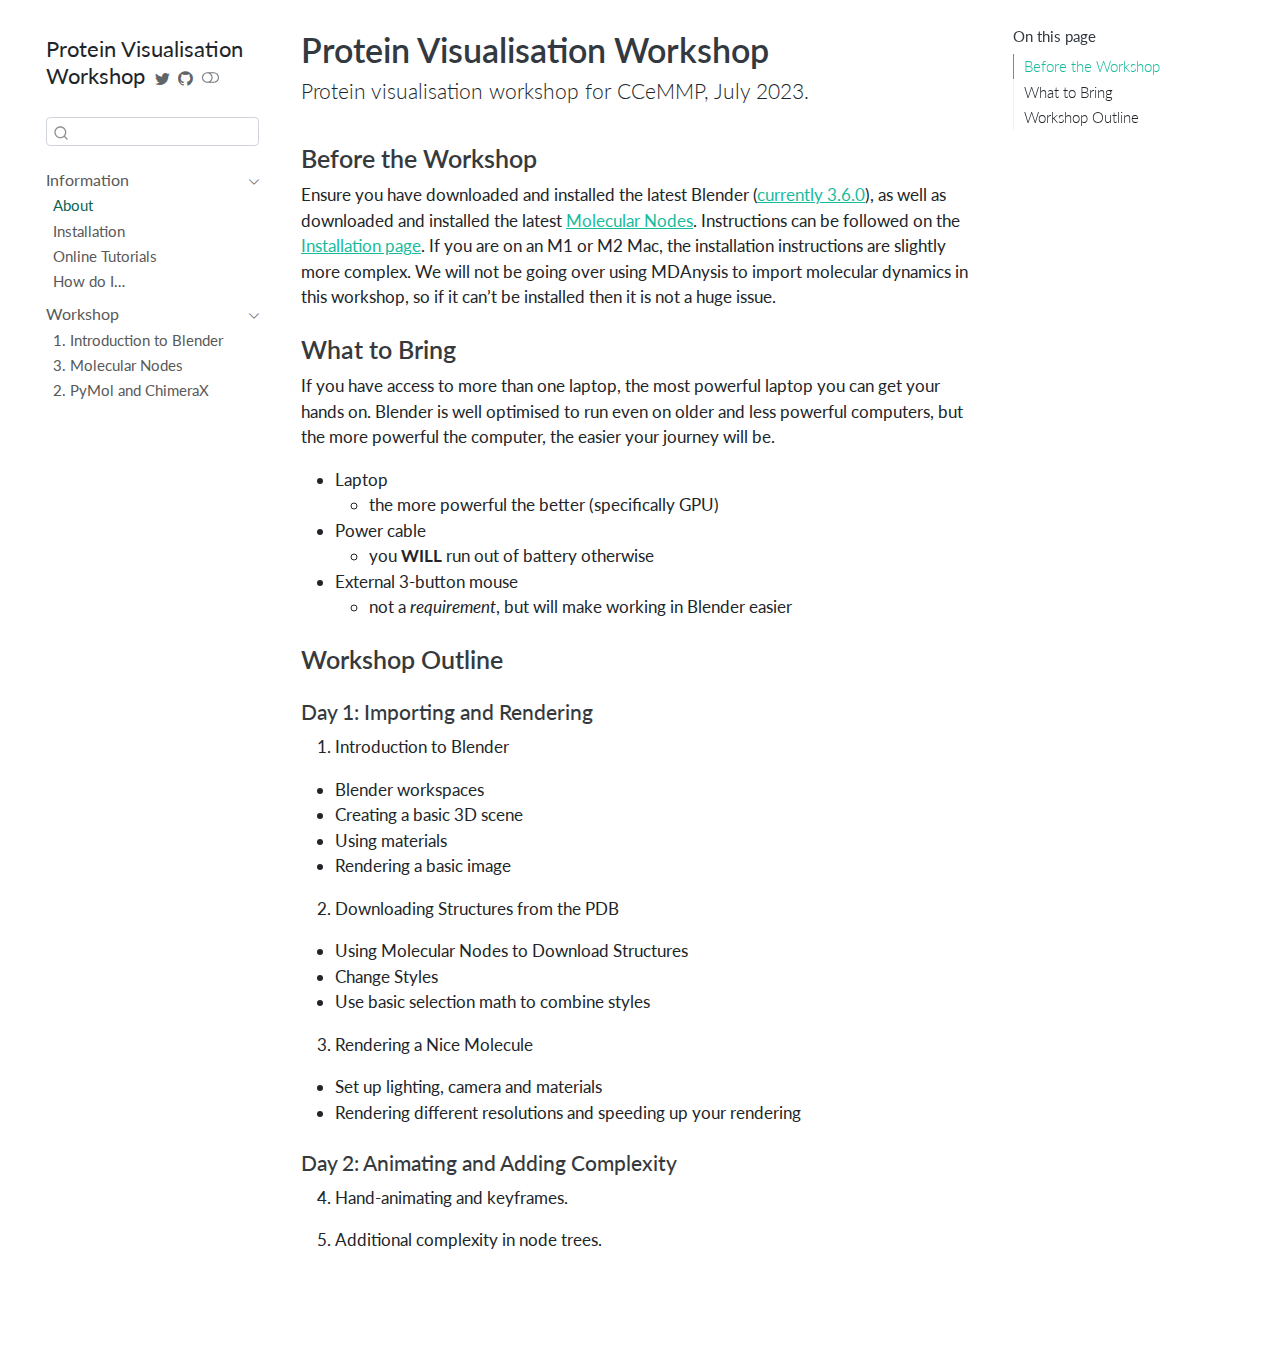
<file: index.html>
<!DOCTYPE html>
<html xmlns="http://www.w3.org/1999/xhtml" lang="en" xml:lang="en"><head>

<meta charset="utf-8">
<meta name="generator" content="quarto-99.9.9">

<meta name="viewport" content="width=device-width, initial-scale=1.0, user-scalable=yes">


<title>Protein Visualisation Workshop</title>
<style>
code{white-space: pre-wrap;}
span.smallcaps{font-variant: small-caps;}
div.columns{display: flex; gap: min(4vw, 1.5em);}
div.column{flex: auto; overflow-x: auto;}
div.hanging-indent{margin-left: 1.5em; text-indent: -1.5em;}
ul.task-list{list-style: none;}
ul.task-list li input[type="checkbox"] {
  width: 0.8em;
  margin: 0 0.8em 0.2em -1em; /* quarto-specific, see https://github.com/quarto-dev/quarto-cli/issues/4556 */ 
  vertical-align: middle;
}
</style>


<script src="site_libs/quarto-nav/quarto-nav.js"></script>
<script src="site_libs/quarto-nav/headroom.min.js"></script>
<script src="site_libs/clipboard/clipboard.min.js"></script>
<script src="site_libs/quarto-search/autocomplete.umd.js"></script>
<script src="site_libs/quarto-search/fuse.min.js"></script>
<script src="site_libs/quarto-search/quarto-search.js"></script>
<meta name="quarto:offset" content="./">
<script src="site_libs/quarto-html/quarto.js"></script>
<script src="site_libs/quarto-html/popper.min.js"></script>
<script src="site_libs/quarto-html/tippy.umd.min.js"></script>
<script src="site_libs/quarto-html/anchor.min.js"></script>
<link href="site_libs/quarto-html/tippy.css" rel="stylesheet">
<link href="site_libs/quarto-html/quarto-syntax-highlighting.css" rel="stylesheet" class="quarto-color-scheme" id="quarto-text-highlighting-styles">
<link href="site_libs/quarto-html/quarto-syntax-highlighting-dark.css" rel="prefetch" class="quarto-color-scheme quarto-color-alternate" id="quarto-text-highlighting-styles">
<script src="site_libs/bootstrap/bootstrap.min.js"></script>
<link href="site_libs/bootstrap/bootstrap-icons.css" rel="stylesheet">
<link href="site_libs/bootstrap/bootstrap.min.css" rel="stylesheet" class="quarto-color-scheme" id="quarto-bootstrap" data-mode="light">
<link href="site_libs/bootstrap/bootstrap-dark.min.css" rel="prefetch" class="quarto-color-scheme quarto-color-alternate" id="quarto-bootstrap" data-mode="dark">
<script id="quarto-search-options" type="application/json">{
  "location": "sidebar",
  "copy-button": false,
  "collapse-after": 3,
  "panel-placement": "start",
  "type": "textbox",
  "limit": 20,
  "language": {
    "search-no-results-text": "No results",
    "search-matching-documents-text": "matching documents",
    "search-copy-link-title": "Copy link to search",
    "search-hide-matches-text": "Hide additional matches",
    "search-more-match-text": "more match in this document",
    "search-more-matches-text": "more matches in this document",
    "search-clear-button-title": "Clear",
    "search-detached-cancel-button-title": "Cancel",
    "search-submit-button-title": "Submit",
    "search-label": "Search"
  }
}</script>


<link rel="stylesheet" href="styles.css">
</head>

<body class="nav-sidebar floating">

<div id="quarto-search-results"></div>
  <header id="quarto-header" class="headroom fixed-top">
  <nav class="quarto-secondary-nav">
    <div class="container-fluid d-flex">
      <button type="button" class="quarto-btn-toggle btn" data-bs-toggle="collapse" data-bs-target="#quarto-sidebar,#quarto-sidebar-glass" aria-controls="quarto-sidebar" aria-expanded="false" aria-label="Toggle sidebar navigation" onclick="if (window.quartoToggleHeadroom) { window.quartoToggleHeadroom(); }">
        <i class="bi bi-layout-text-sidebar-reverse"></i>
      </button>
      <nav class="quarto-page-breadcrumbs" aria-label="breadcrumb"><ol class="breadcrumb"><li class="breadcrumb-item"><a href="./index.html">Information</a></li><li class="breadcrumb-item"><a href="./index.html">About</a></li></ol></nav>
      <a class="flex-grow-1" role="button" data-bs-toggle="collapse" data-bs-target="#quarto-sidebar,#quarto-sidebar-glass" aria-controls="quarto-sidebar" aria-expanded="false" aria-label="Toggle sidebar navigation" onclick="if (window.quartoToggleHeadroom) { window.quartoToggleHeadroom(); }">      
      </a>
      <button type="button" class="btn quarto-search-button" aria-label="" onclick="window.quartoOpenSearch();">
        <i class="bi bi-search"></i>
      </button>
    </div>
  </nav>
</header>
<!-- content -->
<div id="quarto-content" class="quarto-container page-columns page-rows-contents page-layout-article">
<!-- sidebar -->
  <nav id="quarto-sidebar" class="sidebar collapse collapse-horizontal sidebar-navigation floating overflow-auto">
    <div class="pt-lg-2 mt-2 text-left sidebar-header">
    <div class="sidebar-title mb-0 py-0">
      <a href="./">Protein Visualisation Workshop</a> 
        <div class="sidebar-tools-main tools-wide">
    <a href="https://twitter.com/bradyajohnston" title="" class="quarto-navigation-tool px-1" aria-label=""><i class="bi bi-twitter"></i></a>
    <a href="https://github.com/BradyAJohnston/2023-02-02-blender-workshop/" title="" class="quarto-navigation-tool px-1" aria-label=""><i class="bi bi-github"></i></a>
  <a href="" class="quarto-color-scheme-toggle quarto-navigation-tool  px-1" onclick="window.quartoToggleColorScheme(); return false;" title="Toggle dark mode"><i class="bi"></i></a>
</div>
    </div>
      </div>
        <div class="mt-2 flex-shrink-0 align-items-center">
        <div class="sidebar-search">
        <div id="quarto-search" class="" title="Search"></div>
        </div>
        </div>
    <div class="sidebar-menu-container"> 
    <ul class="list-unstyled mt-1">
        <li class="sidebar-item sidebar-item-section">
      <div class="sidebar-item-container"> 
            <a class="sidebar-item-text sidebar-link text-start" data-bs-toggle="collapse" data-bs-target="#quarto-sidebar-section-1" aria-expanded="true">
 <span class="menu-text">Information</span></a>
          <a class="sidebar-item-toggle text-start" data-bs-toggle="collapse" data-bs-target="#quarto-sidebar-section-1" aria-expanded="true" aria-label="Toggle section">
            <i class="bi bi-chevron-right ms-2"></i>
          </a> 
      </div>
      <ul id="quarto-sidebar-section-1" class="collapse list-unstyled sidebar-section depth1 show">  
          <li class="sidebar-item">
  <div class="sidebar-item-container"> 
  <a href="./index.html" class="sidebar-item-text sidebar-link active">
 <span class="menu-text">About</span></a>
  </div>
</li>
          <li class="sidebar-item">
  <div class="sidebar-item-container"> 
  <a href="./installation.html" class="sidebar-item-text sidebar-link">
 <span class="menu-text">Installation</span></a>
  </div>
</li>
          <li class="sidebar-item">
  <div class="sidebar-item-container"> 
  <a href="./online-tutorials.html" class="sidebar-item-text sidebar-link">
 <span class="menu-text">Online Tutorials</span></a>
  </div>
</li>
          <li class="sidebar-item">
  <div class="sidebar-item-container"> 
  <a href="./quick-reference.html" class="sidebar-item-text sidebar-link">
 <span class="menu-text">How do I…</span></a>
  </div>
</li>
      </ul>
  </li>
        <li class="sidebar-item sidebar-item-section">
      <div class="sidebar-item-container"> 
            <a class="sidebar-item-text sidebar-link text-start" data-bs-toggle="collapse" data-bs-target="#quarto-sidebar-section-2" aria-expanded="true">
 <span class="menu-text">Workshop</span></a>
          <a class="sidebar-item-toggle text-start" data-bs-toggle="collapse" data-bs-target="#quarto-sidebar-section-2" aria-expanded="true" aria-label="Toggle section">
            <i class="bi bi-chevron-right ms-2"></i>
          </a> 
      </div>
      <ul id="quarto-sidebar-section-2" class="collapse list-unstyled sidebar-section depth1 show">  
          <li class="sidebar-item">
  <div class="sidebar-item-container"> 
  <a href="./introduction.html" class="sidebar-item-text sidebar-link">
 <span class="menu-text">1. Introduction to Blender</span></a>
  </div>
</li>
          <li class="sidebar-item">
  <div class="sidebar-item-container"> 
  <a href="./molecular-nodes.html" class="sidebar-item-text sidebar-link">
 <span class="menu-text">3. Molecular Nodes</span></a>
  </div>
</li>
          <li class="sidebar-item">
  <div class="sidebar-item-container"> 
  <a href="./exporting-importing.html" class="sidebar-item-text sidebar-link">
 <span class="menu-text">2. PyMol and ChimeraX</span></a>
  </div>
</li>
      </ul>
  </li>
    </ul>
    </div>
</nav>
<div id="quarto-sidebar-glass" data-bs-toggle="collapse" data-bs-target="#quarto-sidebar,#quarto-sidebar-glass"></div>
<!-- margin-sidebar -->
    <div id="quarto-margin-sidebar" class="sidebar margin-sidebar">
        <nav id="TOC" role="doc-toc" class="toc-active">
    <h2 id="toc-title">On this page</h2>
   
  <ul>
  <li><a href="#before-the-workshop" id="toc-before-the-workshop" class="nav-link active" data-scroll-target="#before-the-workshop">Before the Workshop</a></li>
  <li><a href="#what-to-bring" id="toc-what-to-bring" class="nav-link" data-scroll-target="#what-to-bring">What to Bring</a></li>
  <li><a href="#workshop-outline" id="toc-workshop-outline" class="nav-link" data-scroll-target="#workshop-outline">Workshop Outline</a></li>
  </ul>
</nav>
    </div>
<!-- main -->
<main class="content" id="quarto-document-content">

<header id="title-block-header" class="quarto-title-block default">
<div class="quarto-title">
<h1 class="title">Protein Visualisation Workshop</h1>
<p class="subtitle lead">Protein visualisation workshop for CCeMMP, July 2023.</p>
</div>



<div class="quarto-title-meta">

    
  
    
  </div>
  

</header>

<section id="before-the-workshop" class="level3">
<h3 class="anchored" data-anchor-id="before-the-workshop">Before the Workshop</h3>
<p>Ensure you have downloaded and installed the latest Blender (<a href="https://www.blender.org/download/">currently 3.6.0</a>), as well as downloaded and installed the latest <a href="https://github.com/BradyAJohnston/MolecularNodes/releases">Molecular Nodes</a>. Instructions can be followed on the <a href="./installation.html">Installation page</a>. If you are on an M1 or M2 Mac, the installation instructions are slightly more complex. We will not be going over using MDAnysis to import molecular dynamics in this workshop, so if it can’t be installed then it is not a huge issue.</p>
</section>
<section id="what-to-bring" class="level3">
<h3 class="anchored" data-anchor-id="what-to-bring">What to Bring</h3>
<p>If you have access to more than one laptop, the most powerful laptop you can get your hands on. Blender is well optimised to run even on older and less powerful computers, but the more powerful the computer, the easier your journey will be.</p>
<ul>
<li>Laptop
<ul>
<li>the more powerful the better (specifically GPU)</li>
</ul></li>
<li>Power cable
<ul>
<li>you <strong>WILL</strong> run out of battery otherwise</li>
</ul></li>
<li>External 3-button mouse
<ul>
<li>not a <em>requirement</em>, but will make working in Blender easier</li>
</ul></li>
</ul>
</section>
<section id="workshop-outline" class="level3">
<h3 class="anchored" data-anchor-id="workshop-outline">Workshop Outline</h3>
<section id="day-1-importing-and-rendering" class="level4">
<h4 class="anchored" data-anchor-id="day-1-importing-and-rendering">Day 1: Importing and Rendering</h4>
<ol type="1">
<li>Introduction to Blender</li>
</ol>
<ul>
<li>Blender workspaces</li>
<li>Creating a basic 3D scene</li>
<li>Using materials</li>
<li>Rendering a basic image</li>
</ul>
<ol start="2" type="1">
<li>Downloading Structures from the PDB</li>
</ol>
<ul>
<li>Using Molecular Nodes to Download Structures</li>
<li>Change Styles</li>
<li>Use basic selection math to combine styles</li>
</ul>
<ol start="3" type="1">
<li>Rendering a Nice Molecule</li>
</ol>
<ul>
<li>Set up lighting, camera and materials</li>
<li>Rendering different resolutions and speeding up your rendering</li>
</ul>
</section>
<section id="day-2-animating-and-adding-complexity" class="level4">
<h4 class="anchored" data-anchor-id="day-2-animating-and-adding-complexity">Day 2: Animating and Adding Complexity</h4>
<ol start="4" type="1">
<li><p>Hand-animating and keyframes.</p></li>
<li><p>Additional complexity in node trees.</p></li>
</ol>


</section>
</section>

</main> <!-- /main -->
<script id="quarto-html-after-body" type="application/javascript">
window.document.addEventListener("DOMContentLoaded", function (event) {
  const toggleBodyColorMode = (bsSheetEl) => {
    const mode = bsSheetEl.getAttribute("data-mode");
    const bodyEl = window.document.querySelector("body");
    if (mode === "dark") {
      bodyEl.classList.add("quarto-dark");
      bodyEl.classList.remove("quarto-light");
    } else {
      bodyEl.classList.add("quarto-light");
      bodyEl.classList.remove("quarto-dark");
    }
  }
  const toggleBodyColorPrimary = () => {
    const bsSheetEl = window.document.querySelector("link#quarto-bootstrap");
    if (bsSheetEl) {
      toggleBodyColorMode(bsSheetEl);
    }
  }
  toggleBodyColorPrimary();  
  const disableStylesheet = (stylesheets) => {
    for (let i=0; i < stylesheets.length; i++) {
      const stylesheet = stylesheets[i];
      stylesheet.rel = 'prefetch';
    }
  }
  const enableStylesheet = (stylesheets) => {
    for (let i=0; i < stylesheets.length; i++) {
      const stylesheet = stylesheets[i];
      stylesheet.rel = 'stylesheet';
    }
  }
  const manageTransitions = (selector, allowTransitions) => {
    const els = window.document.querySelectorAll(selector);
    for (let i=0; i < els.length; i++) {
      const el = els[i];
      if (allowTransitions) {
        el.classList.remove('notransition');
      } else {
        el.classList.add('notransition');
      }
    }
  }
  const toggleGiscusIfUsed = (isAlternate, darkModeDefault) => {
    const baseTheme = document.querySelector('#giscus-base-theme')?.value ?? 'light';
    const alternateTheme = document.querySelector('#giscus-alt-theme')?.value ?? 'dark';
    let newTheme = '';
    if(darkModeDefault) {
      newTheme = isAlternate ? baseTheme : alternateTheme;
    } else {
      newTheme = isAlternate ? alternateTheme : baseTheme;
    }
    const changeGiscusTheme = () => {
      // From: https://github.com/giscus/giscus/issues/336
      const sendMessage = (message) => {
        const iframe = document.querySelector('iframe.giscus-frame');
        if (!iframe) return;
        iframe.contentWindow.postMessage({ giscus: message }, 'https://giscus.app');
      }
      sendMessage({
        setConfig: {
          theme: newTheme
        }
      });
    }
    const isGiscussLoaded = window.document.querySelector('iframe.giscus-frame') !== null;
    if (isGiscussLoaded) {
      changeGiscusTheme();
    }
  }
  const toggleColorMode = (alternate) => {
    // Switch the stylesheets
    const alternateStylesheets = window.document.querySelectorAll('link.quarto-color-scheme.quarto-color-alternate');
    manageTransitions('#quarto-margin-sidebar .nav-link', false);
    if (alternate) {
      enableStylesheet(alternateStylesheets);
      for (const sheetNode of alternateStylesheets) {
        if (sheetNode.id === "quarto-bootstrap") {
          toggleBodyColorMode(sheetNode);
        }
      }
    } else {
      disableStylesheet(alternateStylesheets);
      toggleBodyColorPrimary();
    }
    manageTransitions('#quarto-margin-sidebar .nav-link', true);
    // Switch the toggles
    const toggles = window.document.querySelectorAll('.quarto-color-scheme-toggle');
    for (let i=0; i < toggles.length; i++) {
      const toggle = toggles[i];
      if (toggle) {
        if (alternate) {
          toggle.classList.add("alternate");     
        } else {
          toggle.classList.remove("alternate");
        }
      }
    }
    // Hack to workaround the fact that safari doesn't
    // properly recolor the scrollbar when toggling (#1455)
    if (navigator.userAgent.indexOf('Safari') > 0 && navigator.userAgent.indexOf('Chrome') == -1) {
      manageTransitions("body", false);
      window.scrollTo(0, 1);
      setTimeout(() => {
        window.scrollTo(0, 0);
        manageTransitions("body", true);
      }, 40);  
    }
  }
  const isFileUrl = () => { 
    return window.location.protocol === 'file:';
  }
  const hasAlternateSentinel = () => {  
    let styleSentinel = getColorSchemeSentinel();
    if (styleSentinel !== null) {
      return styleSentinel === "alternate";
    } else {
      return false;
    }
  }
  const setStyleSentinel = (alternate) => {
    const value = alternate ? "alternate" : "default";
    if (!isFileUrl()) {
      window.localStorage.setItem("quarto-color-scheme", value);
    } else {
      localAlternateSentinel = value;
    }
  }
  const getColorSchemeSentinel = () => {
    if (!isFileUrl()) {
      const storageValue = window.localStorage.getItem("quarto-color-scheme");
      return storageValue != null ? storageValue : localAlternateSentinel;
    } else {
      return localAlternateSentinel;
    }
  }
  const darkModeDefault = false;
  let localAlternateSentinel = darkModeDefault ? 'alternate' : 'default';
  // Dark / light mode switch
  window.quartoToggleColorScheme = () => {
    // Read the current dark / light value 
    let toAlternate = !hasAlternateSentinel();
    toggleColorMode(toAlternate);
    setStyleSentinel(toAlternate);
    toggleGiscusIfUsed(toAlternate, darkModeDefault);
  };
  // Ensure there is a toggle, if there isn't float one in the top right
  if (window.document.querySelector('.quarto-color-scheme-toggle') === null) {
    const a = window.document.createElement('a');
    a.classList.add('top-right');
    a.classList.add('quarto-color-scheme-toggle');
    a.href = "";
    a.onclick = function() { try { window.quartoToggleColorScheme(); } catch {} return false; };
    const i = window.document.createElement("i");
    i.classList.add('bi');
    a.appendChild(i);
    window.document.body.appendChild(a);
  }
  // Switch to dark mode if need be
  if (hasAlternateSentinel()) {
    toggleColorMode(true);
  } else {
    toggleColorMode(false);
  }
  const icon = "";
  const anchorJS = new window.AnchorJS();
  anchorJS.options = {
    placement: 'right',
    icon: icon
  };
  anchorJS.add('.anchored');
  const isCodeAnnotation = (el) => {
    for (const clz of el.classList) {
      if (clz.startsWith('code-annotation-')) {                     
        return true;
      }
    }
    return false;
  }
  const clipboard = new window.ClipboardJS('.code-copy-button', {
    text: function(trigger) {
      const codeEl = trigger.previousElementSibling.cloneNode(true);
      for (const childEl of codeEl.children) {
        if (isCodeAnnotation(childEl)) {
          childEl.remove();
        }
      }
      return codeEl.innerText;
    }
  });
  clipboard.on('success', function(e) {
    // button target
    const button = e.trigger;
    // don't keep focus
    button.blur();
    // flash "checked"
    button.classList.add('code-copy-button-checked');
    var currentTitle = button.getAttribute("title");
    button.setAttribute("title", "Copied!");
    let tooltip;
    if (window.bootstrap) {
      button.setAttribute("data-bs-toggle", "tooltip");
      button.setAttribute("data-bs-placement", "left");
      button.setAttribute("data-bs-title", "Copied!");
      tooltip = new bootstrap.Tooltip(button, 
        { trigger: "manual", 
          customClass: "code-copy-button-tooltip",
          offset: [0, -8]});
      tooltip.show();    
    }
    setTimeout(function() {
      if (tooltip) {
        tooltip.hide();
        button.removeAttribute("data-bs-title");
        button.removeAttribute("data-bs-toggle");
        button.removeAttribute("data-bs-placement");
      }
      button.setAttribute("title", currentTitle);
      button.classList.remove('code-copy-button-checked');
    }, 1000);
    // clear code selection
    e.clearSelection();
  });
  function tippyHover(el, contentFn, onTriggerFn, onUntriggerFn) {
    const config = {
      allowHTML: true,
      maxWidth: 500,
      delay: 100,
      arrow: false,
      appendTo: function(el) {
          return el.parentElement;
      },
      interactive: true,
      interactiveBorder: 10,
      theme: 'quarto',
      placement: 'bottom-start',
    };
    if (contentFn) {
      config.content = contentFn;
    }
    if (onTriggerFn) {
      config.onTrigger = onTriggerFn;
    }
    if (onUntriggerFn) {
      config.onUntrigger = onUntriggerFn;
    }
    window.tippy(el, config); 
  }
  const noterefs = window.document.querySelectorAll('a[role="doc-noteref"]');
  for (var i=0; i<noterefs.length; i++) {
    const ref = noterefs[i];
    tippyHover(ref, function() {
      // use id or data attribute instead here
      let href = ref.getAttribute('data-footnote-href') || ref.getAttribute('href');
      try { href = new URL(href).hash; } catch {}
      const id = href.replace(/^#\/?/, "");
      const note = window.document.getElementById(id);
      return note.innerHTML;
    });
  }
  const xrefs = window.document.querySelectorAll('a.quarto-xref');
  const processXRef = (id, note) => {
    if (id.startsWith('sec-')) {
      // Special case sections, only their first couple elements
      const container = document.createElement("div");
      if (note.children && note.children.length > 2) {
        for (let i = 0; i < 2; i++) {
          container.appendChild(note.children[i].cloneNode(true));
        }
        return container.innerHTML
      } else {
        return note.innerHTML;
      }
    } else {
      return note.innerHTML;
    }
  }
  for (var i=0; i<xrefs.length; i++) {
    const xref = xrefs[i];
    tippyHover(xref, undefined, function(instance) {
      instance.disable();
      let url = xref.getAttribute('href');
      let hash = undefined; 
      try { hash = new URL(url).hash; } catch {}
      const id = hash.replace(/^#\/?/, "");
      const note = window.document.getElementById(id);
      if (note !== null) {
        try {
          const html = processXRef(id, note);
          instance.setContent(html);
        } finally {
          instance.enable();
          instance.show();
        }
      } else {
        // See if we can fetch this
        fetch(url.split('#')[0])
        .then(res => res.text())
        .then(html => {
          const parser = new DOMParser();
          const htmlDoc = parser.parseFromString(html, "text/html");
          const note = htmlDoc.getElementById(id);
          console.log(htmlDoc.body.innerHTML);
          if (note !== null) {
            const html = processXRef(id, note);
            instance.setContent(html);
          } 
        }).finally(() => {
          instance.enable();
          instance.show();
        });
      }
    }, function(instance) {
    });
  }
      let selectedAnnoteEl;
      const selectorForAnnotation = ( cell, annotation) => {
        let cellAttr = 'data-code-cell="' + cell + '"';
        let lineAttr = 'data-code-annotation="' +  annotation + '"';
        const selector = 'span[' + cellAttr + '][' + lineAttr + ']';
        return selector;
      }
      const selectCodeLines = (annoteEl) => {
        const doc = window.document;
        const targetCell = annoteEl.getAttribute("data-target-cell");
        const targetAnnotation = annoteEl.getAttribute("data-target-annotation");
        const annoteSpan = window.document.querySelector(selectorForAnnotation(targetCell, targetAnnotation));
        const lines = annoteSpan.getAttribute("data-code-lines").split(",");
        const lineIds = lines.map((line) => {
          return targetCell + "-" + line;
        })
        let top = null;
        let height = null;
        let parent = null;
        if (lineIds.length > 0) {
            //compute the position of the single el (top and bottom and make a div)
            const el = window.document.getElementById(lineIds[0]);
            top = el.offsetTop;
            height = el.offsetHeight;
            parent = el.parentElement.parentElement;
          if (lineIds.length > 1) {
            const lastEl = window.document.getElementById(lineIds[lineIds.length - 1]);
            const bottom = lastEl.offsetTop + lastEl.offsetHeight;
            height = bottom - top;
          }
          if (top !== null && height !== null && parent !== null) {
            // cook up a div (if necessary) and position it 
            let div = window.document.getElementById("code-annotation-line-highlight");
            if (div === null) {
              div = window.document.createElement("div");
              div.setAttribute("id", "code-annotation-line-highlight");
              div.style.position = 'absolute';
              parent.appendChild(div);
            }
            div.style.top = top - 2 + "px";
            div.style.height = height + 4 + "px";
            let gutterDiv = window.document.getElementById("code-annotation-line-highlight-gutter");
            if (gutterDiv === null) {
              gutterDiv = window.document.createElement("div");
              gutterDiv.setAttribute("id", "code-annotation-line-highlight-gutter");
              gutterDiv.style.position = 'absolute';
              const codeCell = window.document.getElementById(targetCell);
              const gutter = codeCell.querySelector('.code-annotation-gutter');
              gutter.appendChild(gutterDiv);
            }
            gutterDiv.style.top = top - 2 + "px";
            gutterDiv.style.height = height + 4 + "px";
          }
          selectedAnnoteEl = annoteEl;
        }
      };
      const unselectCodeLines = () => {
        const elementsIds = ["code-annotation-line-highlight", "code-annotation-line-highlight-gutter"];
        elementsIds.forEach((elId) => {
          const div = window.document.getElementById(elId);
          if (div) {
            div.remove();
          }
        });
        selectedAnnoteEl = undefined;
      };
      // Attach click handler to the DT
      const annoteDls = window.document.querySelectorAll('dt[data-target-cell]');
      for (const annoteDlNode of annoteDls) {
        annoteDlNode.addEventListener('click', (event) => {
          const clickedEl = event.target;
          if (clickedEl !== selectedAnnoteEl) {
            unselectCodeLines();
            const activeEl = window.document.querySelector('dt[data-target-cell].code-annotation-active');
            if (activeEl) {
              activeEl.classList.remove('code-annotation-active');
            }
            selectCodeLines(clickedEl);
            clickedEl.classList.add('code-annotation-active');
          } else {
            // Unselect the line
            unselectCodeLines();
            clickedEl.classList.remove('code-annotation-active');
          }
        });
      }
  const findCites = (el) => {
    const parentEl = el.parentElement;
    if (parentEl) {
      const cites = parentEl.dataset.cites;
      if (cites) {
        return {
          el,
          cites: cites.split(' ')
        };
      } else {
        return findCites(el.parentElement)
      }
    } else {
      return undefined;
    }
  };
  var bibliorefs = window.document.querySelectorAll('a[role="doc-biblioref"]');
  for (var i=0; i<bibliorefs.length; i++) {
    const ref = bibliorefs[i];
    const citeInfo = findCites(ref);
    if (citeInfo) {
      tippyHover(citeInfo.el, function() {
        var popup = window.document.createElement('div');
        citeInfo.cites.forEach(function(cite) {
          var citeDiv = window.document.createElement('div');
          citeDiv.classList.add('hanging-indent');
          citeDiv.classList.add('csl-entry');
          var biblioDiv = window.document.getElementById('ref-' + cite);
          if (biblioDiv) {
            citeDiv.innerHTML = biblioDiv.innerHTML;
          }
          popup.appendChild(citeDiv);
        });
        return popup.innerHTML;
      });
    }
  }
});
</script>
</div> <!-- /content -->



</body></html>
</file>
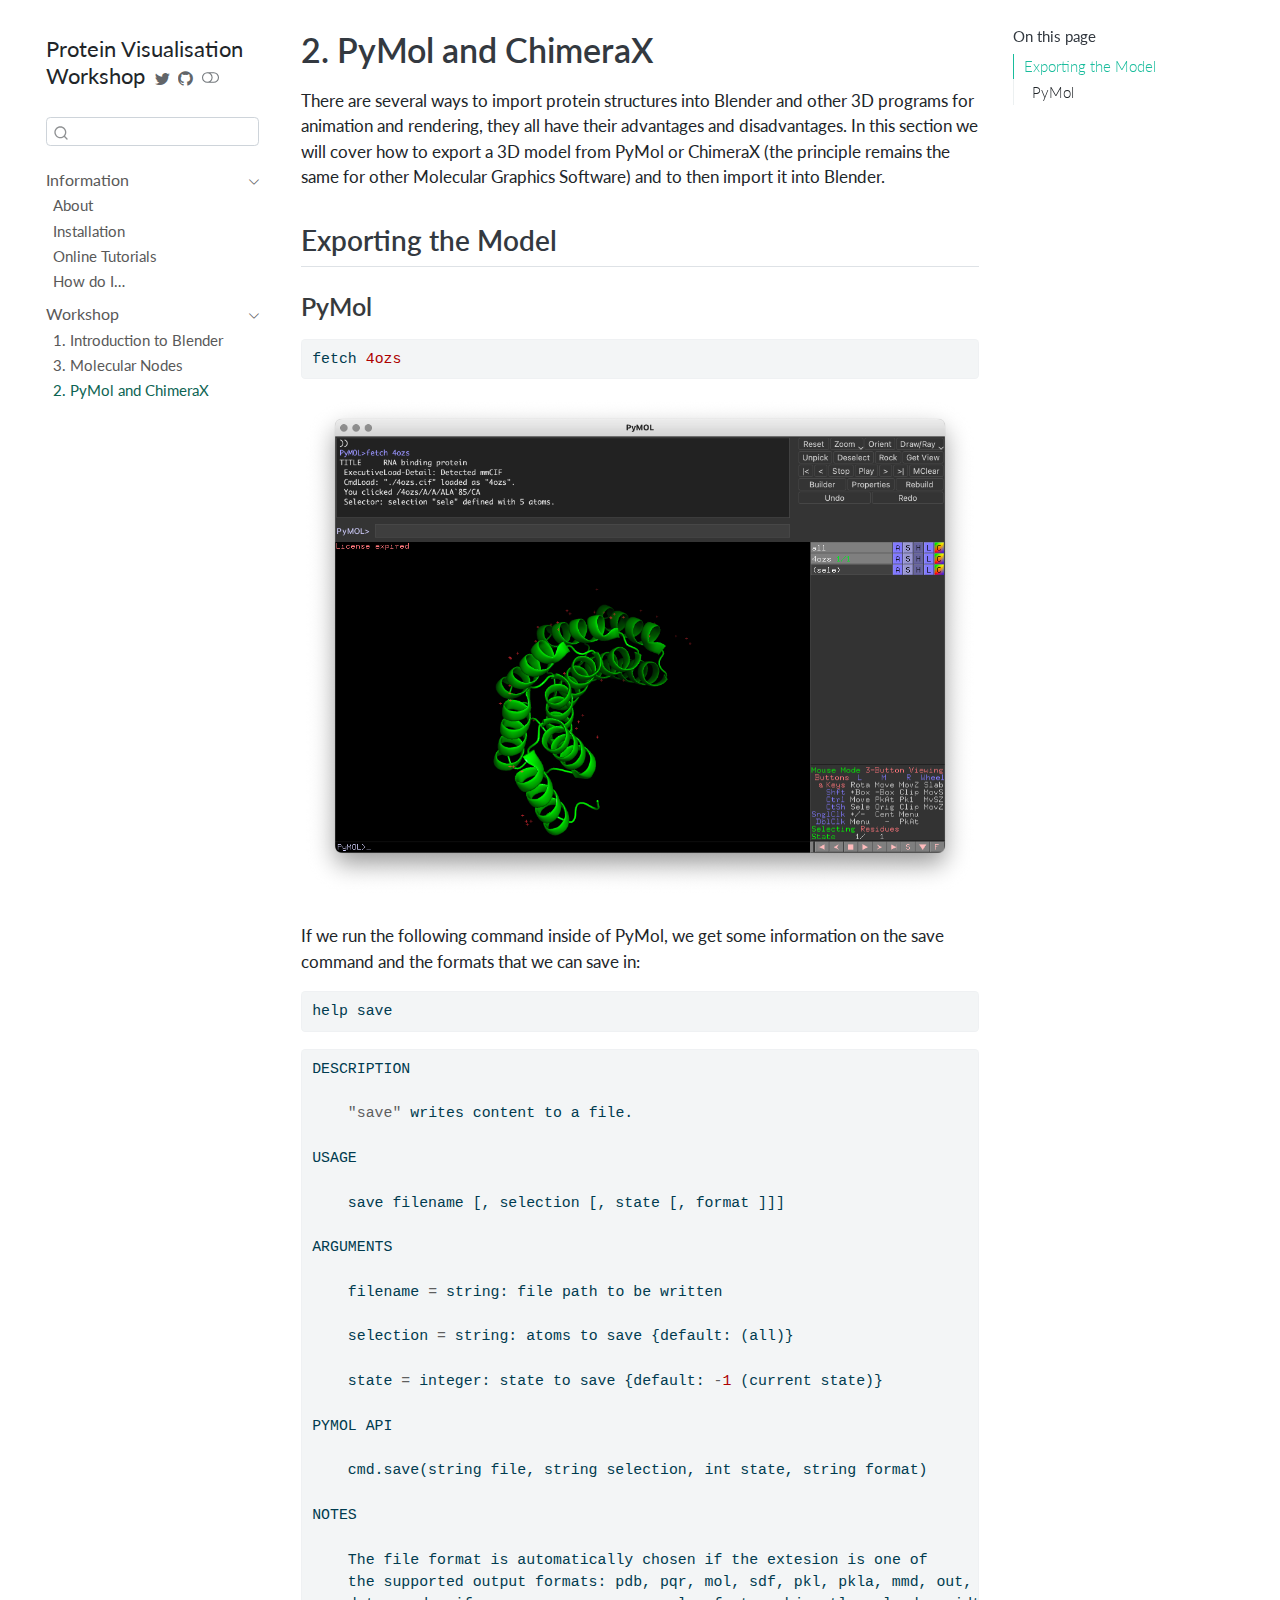
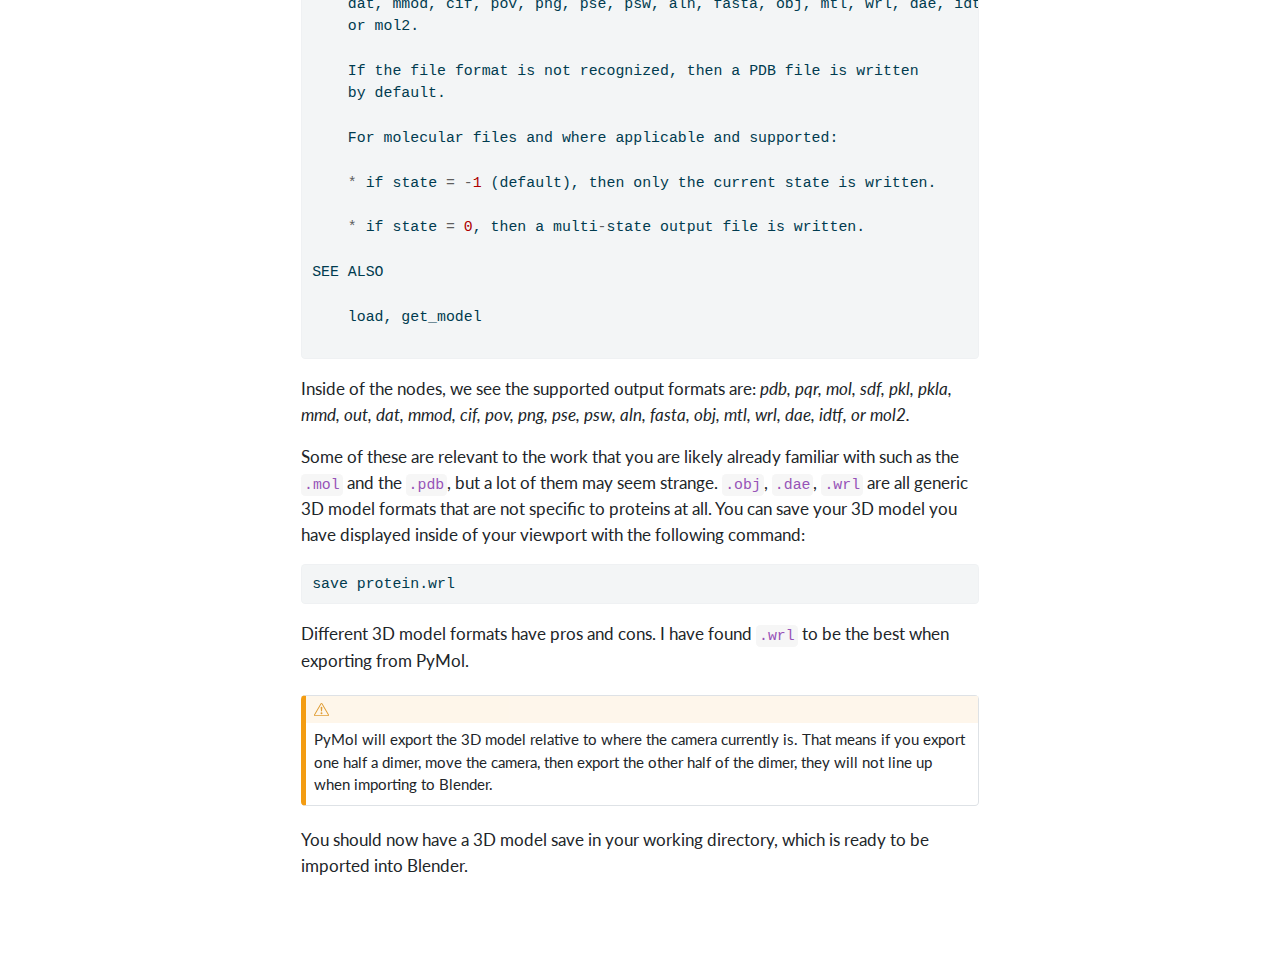
<file: exporting-importing.html>
<!DOCTYPE html>
<html xmlns="http://www.w3.org/1999/xhtml" lang="en" xml:lang="en"><head>

<meta charset="utf-8">
<meta name="generator" content="quarto-99.9.9">

<meta name="viewport" content="width=device-width, initial-scale=1.0, user-scalable=yes">


<title>Protein Visualisation Workshop - 2. PyMol and ChimeraX</title>
<style>
code{white-space: pre-wrap;}
span.smallcaps{font-variant: small-caps;}
div.columns{display: flex; gap: min(4vw, 1.5em);}
div.column{flex: auto; overflow-x: auto;}
div.hanging-indent{margin-left: 1.5em; text-indent: -1.5em;}
ul.task-list{list-style: none;}
ul.task-list li input[type="checkbox"] {
  width: 0.8em;
  margin: 0 0.8em 0.2em -1em; /* quarto-specific, see https://github.com/quarto-dev/quarto-cli/issues/4556 */ 
  vertical-align: middle;
}
/* CSS for syntax highlighting */
pre > code.sourceCode { white-space: pre; position: relative; }
pre > code.sourceCode > span { display: inline-block; line-height: 1.25; }
pre > code.sourceCode > span:empty { height: 1.2em; }
.sourceCode { overflow: visible; }
code.sourceCode > span { color: inherit; text-decoration: inherit; }
div.sourceCode { margin: 1em 0; }
pre.sourceCode { margin: 0; }
@media screen {
div.sourceCode { overflow: auto; }
}
@media print {
pre > code.sourceCode { white-space: pre-wrap; }
pre > code.sourceCode > span { text-indent: -5em; padding-left: 5em; }
}
pre.numberSource code
  { counter-reset: source-line 0; }
pre.numberSource code > span
  { position: relative; left: -4em; counter-increment: source-line; }
pre.numberSource code > span > a:first-child::before
  { content: counter(source-line);
    position: relative; left: -1em; text-align: right; vertical-align: baseline;
    border: none; display: inline-block;
    -webkit-touch-callout: none; -webkit-user-select: none;
    -khtml-user-select: none; -moz-user-select: none;
    -ms-user-select: none; user-select: none;
    padding: 0 4px; width: 4em;
  }
pre.numberSource { margin-left: 3em;  padding-left: 4px; }
div.sourceCode
  {   }
@media screen {
pre > code.sourceCode > span > a:first-child::before { text-decoration: underline; }
}
</style>


<script src="site_libs/quarto-nav/quarto-nav.js"></script>
<script src="site_libs/quarto-nav/headroom.min.js"></script>
<script src="site_libs/clipboard/clipboard.min.js"></script>
<script src="site_libs/quarto-search/autocomplete.umd.js"></script>
<script src="site_libs/quarto-search/fuse.min.js"></script>
<script src="site_libs/quarto-search/quarto-search.js"></script>
<meta name="quarto:offset" content="./">
<script src="site_libs/quarto-html/quarto.js"></script>
<script src="site_libs/quarto-html/popper.min.js"></script>
<script src="site_libs/quarto-html/tippy.umd.min.js"></script>
<script src="site_libs/quarto-html/anchor.min.js"></script>
<link href="site_libs/quarto-html/tippy.css" rel="stylesheet">
<link href="site_libs/quarto-html/quarto-syntax-highlighting.css" rel="stylesheet" class="quarto-color-scheme" id="quarto-text-highlighting-styles">
<link href="site_libs/quarto-html/quarto-syntax-highlighting-dark.css" rel="prefetch" class="quarto-color-scheme quarto-color-alternate" id="quarto-text-highlighting-styles">
<script src="site_libs/bootstrap/bootstrap.min.js"></script>
<link href="site_libs/bootstrap/bootstrap-icons.css" rel="stylesheet">
<link href="site_libs/bootstrap/bootstrap.min.css" rel="stylesheet" class="quarto-color-scheme" id="quarto-bootstrap" data-mode="light">
<link href="site_libs/bootstrap/bootstrap-dark.min.css" rel="prefetch" class="quarto-color-scheme quarto-color-alternate" id="quarto-bootstrap" data-mode="dark">
<script src="site_libs/quarto-contrib/glightbox/glightbox.min.js"></script>
<link href="site_libs/quarto-contrib/glightbox/glightbox.min.css" rel="stylesheet">
<link href="site_libs/quarto-contrib/glightbox/lightbox.css" rel="stylesheet">
<script id="quarto-search-options" type="application/json">{
  "location": "sidebar",
  "copy-button": false,
  "collapse-after": 3,
  "panel-placement": "start",
  "type": "textbox",
  "limit": 20,
  "language": {
    "search-no-results-text": "No results",
    "search-matching-documents-text": "matching documents",
    "search-copy-link-title": "Copy link to search",
    "search-hide-matches-text": "Hide additional matches",
    "search-more-match-text": "more match in this document",
    "search-more-matches-text": "more matches in this document",
    "search-clear-button-title": "Clear",
    "search-detached-cancel-button-title": "Cancel",
    "search-submit-button-title": "Submit",
    "search-label": "Search"
  }
}</script>


<link rel="stylesheet" href="styles.css">
</head>

<body class="nav-sidebar floating">

<div id="quarto-search-results"></div>
  <header id="quarto-header" class="headroom fixed-top">
  <nav class="quarto-secondary-nav">
    <div class="container-fluid d-flex">
      <button type="button" class="quarto-btn-toggle btn" data-bs-toggle="collapse" data-bs-target="#quarto-sidebar,#quarto-sidebar-glass" aria-controls="quarto-sidebar" aria-expanded="false" aria-label="Toggle sidebar navigation" onclick="if (window.quartoToggleHeadroom) { window.quartoToggleHeadroom(); }">
        <i class="bi bi-layout-text-sidebar-reverse"></i>
      </button>
      <nav class="quarto-page-breadcrumbs" aria-label="breadcrumb"><ol class="breadcrumb"><li class="breadcrumb-item"><a href="./introduction.html">Workshop</a></li><li class="breadcrumb-item"><a href="./exporting-importing.html">2. PyMol and ChimeraX</a></li></ol></nav>
      <a class="flex-grow-1" role="button" data-bs-toggle="collapse" data-bs-target="#quarto-sidebar,#quarto-sidebar-glass" aria-controls="quarto-sidebar" aria-expanded="false" aria-label="Toggle sidebar navigation" onclick="if (window.quartoToggleHeadroom) { window.quartoToggleHeadroom(); }">      
      </a>
      <button type="button" class="btn quarto-search-button" aria-label="" onclick="window.quartoOpenSearch();">
        <i class="bi bi-search"></i>
      </button>
    </div>
  </nav>
</header>
<!-- content -->
<div id="quarto-content" class="quarto-container page-columns page-rows-contents page-layout-article">
<!-- sidebar -->
  <nav id="quarto-sidebar" class="sidebar collapse collapse-horizontal sidebar-navigation floating overflow-auto">
    <div class="pt-lg-2 mt-2 text-left sidebar-header">
    <div class="sidebar-title mb-0 py-0">
      <a href="./">Protein Visualisation Workshop</a> 
        <div class="sidebar-tools-main tools-wide">
    <a href="https://twitter.com/bradyajohnston" title="" class="quarto-navigation-tool px-1" aria-label=""><i class="bi bi-twitter"></i></a>
    <a href="https://github.com/BradyAJohnston/2023-02-02-blender-workshop/" title="" class="quarto-navigation-tool px-1" aria-label=""><i class="bi bi-github"></i></a>
  <a href="" class="quarto-color-scheme-toggle quarto-navigation-tool  px-1" onclick="window.quartoToggleColorScheme(); return false;" title="Toggle dark mode"><i class="bi"></i></a>
</div>
    </div>
      </div>
        <div class="mt-2 flex-shrink-0 align-items-center">
        <div class="sidebar-search">
        <div id="quarto-search" class="" title="Search"></div>
        </div>
        </div>
    <div class="sidebar-menu-container"> 
    <ul class="list-unstyled mt-1">
        <li class="sidebar-item sidebar-item-section">
      <div class="sidebar-item-container"> 
            <a class="sidebar-item-text sidebar-link text-start" data-bs-toggle="collapse" data-bs-target="#quarto-sidebar-section-1" aria-expanded="true">
 <span class="menu-text">Information</span></a>
          <a class="sidebar-item-toggle text-start" data-bs-toggle="collapse" data-bs-target="#quarto-sidebar-section-1" aria-expanded="true" aria-label="Toggle section">
            <i class="bi bi-chevron-right ms-2"></i>
          </a> 
      </div>
      <ul id="quarto-sidebar-section-1" class="collapse list-unstyled sidebar-section depth1 show">  
          <li class="sidebar-item">
  <div class="sidebar-item-container"> 
  <a href="./index.html" class="sidebar-item-text sidebar-link">
 <span class="menu-text">About</span></a>
  </div>
</li>
          <li class="sidebar-item">
  <div class="sidebar-item-container"> 
  <a href="./installation.html" class="sidebar-item-text sidebar-link">
 <span class="menu-text">Installation</span></a>
  </div>
</li>
          <li class="sidebar-item">
  <div class="sidebar-item-container"> 
  <a href="./online-tutorials.html" class="sidebar-item-text sidebar-link">
 <span class="menu-text">Online Tutorials</span></a>
  </div>
</li>
          <li class="sidebar-item">
  <div class="sidebar-item-container"> 
  <a href="./quick-reference.html" class="sidebar-item-text sidebar-link">
 <span class="menu-text">How do I…</span></a>
  </div>
</li>
      </ul>
  </li>
        <li class="sidebar-item sidebar-item-section">
      <div class="sidebar-item-container"> 
            <a class="sidebar-item-text sidebar-link text-start" data-bs-toggle="collapse" data-bs-target="#quarto-sidebar-section-2" aria-expanded="true">
 <span class="menu-text">Workshop</span></a>
          <a class="sidebar-item-toggle text-start" data-bs-toggle="collapse" data-bs-target="#quarto-sidebar-section-2" aria-expanded="true" aria-label="Toggle section">
            <i class="bi bi-chevron-right ms-2"></i>
          </a> 
      </div>
      <ul id="quarto-sidebar-section-2" class="collapse list-unstyled sidebar-section depth1 show">  
          <li class="sidebar-item">
  <div class="sidebar-item-container"> 
  <a href="./introduction.html" class="sidebar-item-text sidebar-link">
 <span class="menu-text">1. Introduction to Blender</span></a>
  </div>
</li>
          <li class="sidebar-item">
  <div class="sidebar-item-container"> 
  <a href="./molecular-nodes.html" class="sidebar-item-text sidebar-link">
 <span class="menu-text">3. Molecular Nodes</span></a>
  </div>
</li>
          <li class="sidebar-item">
  <div class="sidebar-item-container"> 
  <a href="./exporting-importing.html" class="sidebar-item-text sidebar-link active">
 <span class="menu-text">2. PyMol and ChimeraX</span></a>
  </div>
</li>
      </ul>
  </li>
    </ul>
    </div>
</nav>
<div id="quarto-sidebar-glass" data-bs-toggle="collapse" data-bs-target="#quarto-sidebar,#quarto-sidebar-glass"></div>
<!-- margin-sidebar -->
    <div id="quarto-margin-sidebar" class="sidebar margin-sidebar">
        <nav id="TOC" role="doc-toc" class="toc-active">
    <h2 id="toc-title">On this page</h2>
   
  <ul>
  <li><a href="#exporting-the-model" id="toc-exporting-the-model" class="nav-link active" data-scroll-target="#exporting-the-model">Exporting the Model</a>
  <ul class="collapse">
  <li><a href="#pymol" id="toc-pymol" class="nav-link" data-scroll-target="#pymol">PyMol</a></li>
  </ul></li>
  </ul>
</nav>
    </div>
<!-- main -->
<main class="content" id="quarto-document-content">

<header id="title-block-header" class="quarto-title-block default">
<div class="quarto-title">
<h1 class="title">2. PyMol and ChimeraX</h1>
</div>



<div class="quarto-title-meta">

    
  
    
  </div>
  

</header>

<p>There are several ways to import protein structures into Blender and other 3D programs for animation and rendering, they all have their advantages and disadvantages. In this section we will cover how to export a 3D model from PyMol or ChimeraX (the principle remains the same for other Molecular Graphics Software) and to then import it into Blender.</p>
<section id="exporting-the-model" class="level2">
<h2 class="anchored" data-anchor-id="exporting-the-model">Exporting the Model</h2>
<section id="pymol" class="level3">
<h3 class="anchored" data-anchor-id="pymol">PyMol</h3>
<div class="sourceCode" id="cb1"><pre class="sourceCode python code-with-copy"><code class="sourceCode python"><span id="cb1-1"><a href="#cb1-1" aria-hidden="true" tabindex="-1"></a>fetch <span class="dv">4</span><span class="er">ozs</span></span></code><button title="Copy to Clipboard" class="code-copy-button"><i class="bi"></i></button></pre></div>
<div class="quarto-figure quarto-figure-center">
<figure class="figure">
<p><a href="images/paste-75AC0DD6.png" class="lightbox" data-gallery="quarto-lightbox-gallery-1"><img src="images/paste-75AC0DD6.png" class="img-fluid figure-img"></a></p>
</figure>
</div>
<p>If we run the following command inside of PyMol, we get some information on the save command and the formats that we can save in:</p>
<div class="sourceCode" id="cb2"><pre class="sourceCode python code-with-copy"><code class="sourceCode python"><span id="cb2-1"><a href="#cb2-1" aria-hidden="true" tabindex="-1"></a><span class="bu">help</span> save</span></code><button title="Copy to Clipboard" class="code-copy-button"><i class="bi"></i></button></pre></div>
<div class="sourceCode" id="cb3"><pre class="sourceCode python code-with-copy"><code class="sourceCode python"><span id="cb3-1"><a href="#cb3-1" aria-hidden="true" tabindex="-1"></a>DESCRIPTION</span>
<span id="cb3-2"><a href="#cb3-2" aria-hidden="true" tabindex="-1"></a> </span>
<span id="cb3-3"><a href="#cb3-3" aria-hidden="true" tabindex="-1"></a>    <span class="co">"save"</span> writes content to a <span class="bu">file</span>.</span>
<span id="cb3-4"><a href="#cb3-4" aria-hidden="true" tabindex="-1"></a> </span>
<span id="cb3-5"><a href="#cb3-5" aria-hidden="true" tabindex="-1"></a>USAGE</span>
<span id="cb3-6"><a href="#cb3-6" aria-hidden="true" tabindex="-1"></a> </span>
<span id="cb3-7"><a href="#cb3-7" aria-hidden="true" tabindex="-1"></a>    save filename [, selection [, state [, <span class="bu">format</span> ]]]</span>
<span id="cb3-8"><a href="#cb3-8" aria-hidden="true" tabindex="-1"></a> </span>
<span id="cb3-9"><a href="#cb3-9" aria-hidden="true" tabindex="-1"></a>ARGUMENTS</span>
<span id="cb3-10"><a href="#cb3-10" aria-hidden="true" tabindex="-1"></a> </span>
<span id="cb3-11"><a href="#cb3-11" aria-hidden="true" tabindex="-1"></a>    filename <span class="op">=</span> string: <span class="bu">file</span> path to be written</span>
<span id="cb3-12"><a href="#cb3-12" aria-hidden="true" tabindex="-1"></a> </span>
<span id="cb3-13"><a href="#cb3-13" aria-hidden="true" tabindex="-1"></a>    selection <span class="op">=</span> string: atoms to save {default: (<span class="bu">all</span>)}</span>
<span id="cb3-14"><a href="#cb3-14" aria-hidden="true" tabindex="-1"></a> </span>
<span id="cb3-15"><a href="#cb3-15" aria-hidden="true" tabindex="-1"></a>    state <span class="op">=</span> integer: state to save {default: <span class="op">-</span><span class="dv">1</span> (current state)}</span>
<span id="cb3-16"><a href="#cb3-16" aria-hidden="true" tabindex="-1"></a> </span>
<span id="cb3-17"><a href="#cb3-17" aria-hidden="true" tabindex="-1"></a>PYMOL API</span>
<span id="cb3-18"><a href="#cb3-18" aria-hidden="true" tabindex="-1"></a> </span>
<span id="cb3-19"><a href="#cb3-19" aria-hidden="true" tabindex="-1"></a>    cmd.save(string <span class="bu">file</span>, string selection, <span class="bu">int</span> state, string <span class="bu">format</span>)</span>
<span id="cb3-20"><a href="#cb3-20" aria-hidden="true" tabindex="-1"></a> </span>
<span id="cb3-21"><a href="#cb3-21" aria-hidden="true" tabindex="-1"></a>NOTES</span>
<span id="cb3-22"><a href="#cb3-22" aria-hidden="true" tabindex="-1"></a> </span>
<span id="cb3-23"><a href="#cb3-23" aria-hidden="true" tabindex="-1"></a>    The <span class="bu">file</span> <span class="bu">format</span> <span class="kw">is</span> automatically chosen <span class="cf">if</span> the extesion <span class="kw">is</span> one of</span>
<span id="cb3-24"><a href="#cb3-24" aria-hidden="true" tabindex="-1"></a>    the supported output formats: pdb, pqr, mol, sdf, pkl, pkla, mmd, out,</span>
<span id="cb3-25"><a href="#cb3-25" aria-hidden="true" tabindex="-1"></a>    dat, mmod, cif, pov, png, pse, psw, aln, fasta, obj, mtl, wrl, dae, idtf,</span>
<span id="cb3-26"><a href="#cb3-26" aria-hidden="true" tabindex="-1"></a>    <span class="kw">or</span> mol2.</span>
<span id="cb3-27"><a href="#cb3-27" aria-hidden="true" tabindex="-1"></a> </span>
<span id="cb3-28"><a href="#cb3-28" aria-hidden="true" tabindex="-1"></a>    If the <span class="bu">file</span> <span class="bu">format</span> <span class="kw">is</span> <span class="kw">not</span> recognized, then a PDB <span class="bu">file</span> <span class="kw">is</span> written</span>
<span id="cb3-29"><a href="#cb3-29" aria-hidden="true" tabindex="-1"></a>    by default.</span>
<span id="cb3-30"><a href="#cb3-30" aria-hidden="true" tabindex="-1"></a> </span>
<span id="cb3-31"><a href="#cb3-31" aria-hidden="true" tabindex="-1"></a>    For molecular files <span class="kw">and</span> where applicable <span class="kw">and</span> supported:</span>
<span id="cb3-32"><a href="#cb3-32" aria-hidden="true" tabindex="-1"></a> </span>
<span id="cb3-33"><a href="#cb3-33" aria-hidden="true" tabindex="-1"></a>    <span class="op">*</span> <span class="cf">if</span> state <span class="op">=</span> <span class="op">-</span><span class="dv">1</span> (default), then only the current state <span class="kw">is</span> written.</span>
<span id="cb3-34"><a href="#cb3-34" aria-hidden="true" tabindex="-1"></a> </span>
<span id="cb3-35"><a href="#cb3-35" aria-hidden="true" tabindex="-1"></a>    <span class="op">*</span> <span class="cf">if</span> state <span class="op">=</span> <span class="dv">0</span>, then a multi<span class="op">-</span>state output <span class="bu">file</span> <span class="kw">is</span> written.</span>
<span id="cb3-36"><a href="#cb3-36" aria-hidden="true" tabindex="-1"></a> </span>
<span id="cb3-37"><a href="#cb3-37" aria-hidden="true" tabindex="-1"></a>SEE ALSO</span>
<span id="cb3-38"><a href="#cb3-38" aria-hidden="true" tabindex="-1"></a> </span>
<span id="cb3-39"><a href="#cb3-39" aria-hidden="true" tabindex="-1"></a>    load, get_model</span>
<span id="cb3-40"><a href="#cb3-40" aria-hidden="true" tabindex="-1"></a> </span></code><button title="Copy to Clipboard" class="code-copy-button"><i class="bi"></i></button></pre></div>
<p>Inside of the nodes, we see the supported output formats are: <em>pdb, pqr, mol, sdf, pkl, pkla, mmd, out, dat, mmod, cif, pov, png, pse, psw, aln, fasta, obj, mtl, wrl, dae, idtf, or mol2.</em></p>
<p>Some of these are relevant to the work that you are likely already familiar with such as the <code>.mol</code> and the <code>.pdb</code>, but a lot of them may seem strange. <code>.obj</code>, <code>.dae</code>, <code>.wrl</code> are all generic 3D model formats that are not specific to proteins at all. You can save your 3D model you have displayed inside of your viewport with the following command:</p>
<div class="sourceCode" id="cb4"><pre class="sourceCode python code-with-copy"><code class="sourceCode python"><span id="cb4-1"><a href="#cb4-1" aria-hidden="true" tabindex="-1"></a>save protein.wrl</span></code><button title="Copy to Clipboard" class="code-copy-button"><i class="bi"></i></button></pre></div>
<p>Different 3D model formats have pros and cons. I have found <code>.wrl</code> to be the best when exporting from PyMol.</p>
<div class="callout callout-style-default callout-warning callout-titled">
<div class="callout-header d-flex align-content-center">
<div class="callout-icon-container">
<i class="callout-icon"></i>
</div>
<div class="callout-title-container flex-fill">

</div>
</div>
<div class="callout-body-container callout-body">
<p>PyMol will export the 3D model relative to where the camera currently is. That means if you export one half a dimer, move the camera, then export the other half of the dimer, they will not line up when importing to Blender.</p>
</div>
</div>
<p>You should now have a 3D model save in your working directory, which is ready to be imported into Blender.</p>


</section>
</section>

</main> <!-- /main -->
<script id="quarto-html-after-body" type="application/javascript">
window.document.addEventListener("DOMContentLoaded", function (event) {
  const toggleBodyColorMode = (bsSheetEl) => {
    const mode = bsSheetEl.getAttribute("data-mode");
    const bodyEl = window.document.querySelector("body");
    if (mode === "dark") {
      bodyEl.classList.add("quarto-dark");
      bodyEl.classList.remove("quarto-light");
    } else {
      bodyEl.classList.add("quarto-light");
      bodyEl.classList.remove("quarto-dark");
    }
  }
  const toggleBodyColorPrimary = () => {
    const bsSheetEl = window.document.querySelector("link#quarto-bootstrap");
    if (bsSheetEl) {
      toggleBodyColorMode(bsSheetEl);
    }
  }
  toggleBodyColorPrimary();  
  const disableStylesheet = (stylesheets) => {
    for (let i=0; i < stylesheets.length; i++) {
      const stylesheet = stylesheets[i];
      stylesheet.rel = 'prefetch';
    }
  }
  const enableStylesheet = (stylesheets) => {
    for (let i=0; i < stylesheets.length; i++) {
      const stylesheet = stylesheets[i];
      stylesheet.rel = 'stylesheet';
    }
  }
  const manageTransitions = (selector, allowTransitions) => {
    const els = window.document.querySelectorAll(selector);
    for (let i=0; i < els.length; i++) {
      const el = els[i];
      if (allowTransitions) {
        el.classList.remove('notransition');
      } else {
        el.classList.add('notransition');
      }
    }
  }
  const toggleGiscusIfUsed = (isAlternate, darkModeDefault) => {
    const baseTheme = document.querySelector('#giscus-base-theme')?.value ?? 'light';
    const alternateTheme = document.querySelector('#giscus-alt-theme')?.value ?? 'dark';
    let newTheme = '';
    if(darkModeDefault) {
      newTheme = isAlternate ? baseTheme : alternateTheme;
    } else {
      newTheme = isAlternate ? alternateTheme : baseTheme;
    }
    const changeGiscusTheme = () => {
      // From: https://github.com/giscus/giscus/issues/336
      const sendMessage = (message) => {
        const iframe = document.querySelector('iframe.giscus-frame');
        if (!iframe) return;
        iframe.contentWindow.postMessage({ giscus: message }, 'https://giscus.app');
      }
      sendMessage({
        setConfig: {
          theme: newTheme
        }
      });
    }
    const isGiscussLoaded = window.document.querySelector('iframe.giscus-frame') !== null;
    if (isGiscussLoaded) {
      changeGiscusTheme();
    }
  }
  const toggleColorMode = (alternate) => {
    // Switch the stylesheets
    const alternateStylesheets = window.document.querySelectorAll('link.quarto-color-scheme.quarto-color-alternate');
    manageTransitions('#quarto-margin-sidebar .nav-link', false);
    if (alternate) {
      enableStylesheet(alternateStylesheets);
      for (const sheetNode of alternateStylesheets) {
        if (sheetNode.id === "quarto-bootstrap") {
          toggleBodyColorMode(sheetNode);
        }
      }
    } else {
      disableStylesheet(alternateStylesheets);
      toggleBodyColorPrimary();
    }
    manageTransitions('#quarto-margin-sidebar .nav-link', true);
    // Switch the toggles
    const toggles = window.document.querySelectorAll('.quarto-color-scheme-toggle');
    for (let i=0; i < toggles.length; i++) {
      const toggle = toggles[i];
      if (toggle) {
        if (alternate) {
          toggle.classList.add("alternate");     
        } else {
          toggle.classList.remove("alternate");
        }
      }
    }
    // Hack to workaround the fact that safari doesn't
    // properly recolor the scrollbar when toggling (#1455)
    if (navigator.userAgent.indexOf('Safari') > 0 && navigator.userAgent.indexOf('Chrome') == -1) {
      manageTransitions("body", false);
      window.scrollTo(0, 1);
      setTimeout(() => {
        window.scrollTo(0, 0);
        manageTransitions("body", true);
      }, 40);  
    }
  }
  const isFileUrl = () => { 
    return window.location.protocol === 'file:';
  }
  const hasAlternateSentinel = () => {  
    let styleSentinel = getColorSchemeSentinel();
    if (styleSentinel !== null) {
      return styleSentinel === "alternate";
    } else {
      return false;
    }
  }
  const setStyleSentinel = (alternate) => {
    const value = alternate ? "alternate" : "default";
    if (!isFileUrl()) {
      window.localStorage.setItem("quarto-color-scheme", value);
    } else {
      localAlternateSentinel = value;
    }
  }
  const getColorSchemeSentinel = () => {
    if (!isFileUrl()) {
      const storageValue = window.localStorage.getItem("quarto-color-scheme");
      return storageValue != null ? storageValue : localAlternateSentinel;
    } else {
      return localAlternateSentinel;
    }
  }
  const darkModeDefault = false;
  let localAlternateSentinel = darkModeDefault ? 'alternate' : 'default';
  // Dark / light mode switch
  window.quartoToggleColorScheme = () => {
    // Read the current dark / light value 
    let toAlternate = !hasAlternateSentinel();
    toggleColorMode(toAlternate);
    setStyleSentinel(toAlternate);
    toggleGiscusIfUsed(toAlternate, darkModeDefault);
  };
  // Ensure there is a toggle, if there isn't float one in the top right
  if (window.document.querySelector('.quarto-color-scheme-toggle') === null) {
    const a = window.document.createElement('a');
    a.classList.add('top-right');
    a.classList.add('quarto-color-scheme-toggle');
    a.href = "";
    a.onclick = function() { try { window.quartoToggleColorScheme(); } catch {} return false; };
    const i = window.document.createElement("i");
    i.classList.add('bi');
    a.appendChild(i);
    window.document.body.appendChild(a);
  }
  // Switch to dark mode if need be
  if (hasAlternateSentinel()) {
    toggleColorMode(true);
  } else {
    toggleColorMode(false);
  }
  const icon = "";
  const anchorJS = new window.AnchorJS();
  anchorJS.options = {
    placement: 'right',
    icon: icon
  };
  anchorJS.add('.anchored');
  const isCodeAnnotation = (el) => {
    for (const clz of el.classList) {
      if (clz.startsWith('code-annotation-')) {                     
        return true;
      }
    }
    return false;
  }
  const clipboard = new window.ClipboardJS('.code-copy-button', {
    text: function(trigger) {
      const codeEl = trigger.previousElementSibling.cloneNode(true);
      for (const childEl of codeEl.children) {
        if (isCodeAnnotation(childEl)) {
          childEl.remove();
        }
      }
      return codeEl.innerText;
    }
  });
  clipboard.on('success', function(e) {
    // button target
    const button = e.trigger;
    // don't keep focus
    button.blur();
    // flash "checked"
    button.classList.add('code-copy-button-checked');
    var currentTitle = button.getAttribute("title");
    button.setAttribute("title", "Copied!");
    let tooltip;
    if (window.bootstrap) {
      button.setAttribute("data-bs-toggle", "tooltip");
      button.setAttribute("data-bs-placement", "left");
      button.setAttribute("data-bs-title", "Copied!");
      tooltip = new bootstrap.Tooltip(button, 
        { trigger: "manual", 
          customClass: "code-copy-button-tooltip",
          offset: [0, -8]});
      tooltip.show();    
    }
    setTimeout(function() {
      if (tooltip) {
        tooltip.hide();
        button.removeAttribute("data-bs-title");
        button.removeAttribute("data-bs-toggle");
        button.removeAttribute("data-bs-placement");
      }
      button.setAttribute("title", currentTitle);
      button.classList.remove('code-copy-button-checked');
    }, 1000);
    // clear code selection
    e.clearSelection();
  });
  function tippyHover(el, contentFn, onTriggerFn, onUntriggerFn) {
    const config = {
      allowHTML: true,
      maxWidth: 500,
      delay: 100,
      arrow: false,
      appendTo: function(el) {
          return el.parentElement;
      },
      interactive: true,
      interactiveBorder: 10,
      theme: 'quarto',
      placement: 'bottom-start',
    };
    if (contentFn) {
      config.content = contentFn;
    }
    if (onTriggerFn) {
      config.onTrigger = onTriggerFn;
    }
    if (onUntriggerFn) {
      config.onUntrigger = onUntriggerFn;
    }
    window.tippy(el, config); 
  }
  const noterefs = window.document.querySelectorAll('a[role="doc-noteref"]');
  for (var i=0; i<noterefs.length; i++) {
    const ref = noterefs[i];
    tippyHover(ref, function() {
      // use id or data attribute instead here
      let href = ref.getAttribute('data-footnote-href') || ref.getAttribute('href');
      try { href = new URL(href).hash; } catch {}
      const id = href.replace(/^#\/?/, "");
      const note = window.document.getElementById(id);
      return note.innerHTML;
    });
  }
  const xrefs = window.document.querySelectorAll('a.quarto-xref');
  const processXRef = (id, note) => {
    if (id.startsWith('sec-')) {
      // Special case sections, only their first couple elements
      const container = document.createElement("div");
      if (note.children && note.children.length > 2) {
        for (let i = 0; i < 2; i++) {
          container.appendChild(note.children[i].cloneNode(true));
        }
        return container.innerHTML
      } else {
        return note.innerHTML;
      }
    } else {
      return note.innerHTML;
    }
  }
  for (var i=0; i<xrefs.length; i++) {
    const xref = xrefs[i];
    tippyHover(xref, undefined, function(instance) {
      instance.disable();
      let url = xref.getAttribute('href');
      let hash = undefined; 
      try { hash = new URL(url).hash; } catch {}
      const id = hash.replace(/^#\/?/, "");
      const note = window.document.getElementById(id);
      if (note !== null) {
        try {
          const html = processXRef(id, note);
          instance.setContent(html);
        } finally {
          instance.enable();
          instance.show();
        }
      } else {
        // See if we can fetch this
        fetch(url.split('#')[0])
        .then(res => res.text())
        .then(html => {
          const parser = new DOMParser();
          const htmlDoc = parser.parseFromString(html, "text/html");
          const note = htmlDoc.getElementById(id);
          console.log(htmlDoc.body.innerHTML);
          if (note !== null) {
            const html = processXRef(id, note);
            instance.setContent(html);
          } 
        }).finally(() => {
          instance.enable();
          instance.show();
        });
      }
    }, function(instance) {
    });
  }
      let selectedAnnoteEl;
      const selectorForAnnotation = ( cell, annotation) => {
        let cellAttr = 'data-code-cell="' + cell + '"';
        let lineAttr = 'data-code-annotation="' +  annotation + '"';
        const selector = 'span[' + cellAttr + '][' + lineAttr + ']';
        return selector;
      }
      const selectCodeLines = (annoteEl) => {
        const doc = window.document;
        const targetCell = annoteEl.getAttribute("data-target-cell");
        const targetAnnotation = annoteEl.getAttribute("data-target-annotation");
        const annoteSpan = window.document.querySelector(selectorForAnnotation(targetCell, targetAnnotation));
        const lines = annoteSpan.getAttribute("data-code-lines").split(",");
        const lineIds = lines.map((line) => {
          return targetCell + "-" + line;
        })
        let top = null;
        let height = null;
        let parent = null;
        if (lineIds.length > 0) {
            //compute the position of the single el (top and bottom and make a div)
            const el = window.document.getElementById(lineIds[0]);
            top = el.offsetTop;
            height = el.offsetHeight;
            parent = el.parentElement.parentElement;
          if (lineIds.length > 1) {
            const lastEl = window.document.getElementById(lineIds[lineIds.length - 1]);
            const bottom = lastEl.offsetTop + lastEl.offsetHeight;
            height = bottom - top;
          }
          if (top !== null && height !== null && parent !== null) {
            // cook up a div (if necessary) and position it 
            let div = window.document.getElementById("code-annotation-line-highlight");
            if (div === null) {
              div = window.document.createElement("div");
              div.setAttribute("id", "code-annotation-line-highlight");
              div.style.position = 'absolute';
              parent.appendChild(div);
            }
            div.style.top = top - 2 + "px";
            div.style.height = height + 4 + "px";
            let gutterDiv = window.document.getElementById("code-annotation-line-highlight-gutter");
            if (gutterDiv === null) {
              gutterDiv = window.document.createElement("div");
              gutterDiv.setAttribute("id", "code-annotation-line-highlight-gutter");
              gutterDiv.style.position = 'absolute';
              const codeCell = window.document.getElementById(targetCell);
              const gutter = codeCell.querySelector('.code-annotation-gutter');
              gutter.appendChild(gutterDiv);
            }
            gutterDiv.style.top = top - 2 + "px";
            gutterDiv.style.height = height + 4 + "px";
          }
          selectedAnnoteEl = annoteEl;
        }
      };
      const unselectCodeLines = () => {
        const elementsIds = ["code-annotation-line-highlight", "code-annotation-line-highlight-gutter"];
        elementsIds.forEach((elId) => {
          const div = window.document.getElementById(elId);
          if (div) {
            div.remove();
          }
        });
        selectedAnnoteEl = undefined;
      };
      // Attach click handler to the DT
      const annoteDls = window.document.querySelectorAll('dt[data-target-cell]');
      for (const annoteDlNode of annoteDls) {
        annoteDlNode.addEventListener('click', (event) => {
          const clickedEl = event.target;
          if (clickedEl !== selectedAnnoteEl) {
            unselectCodeLines();
            const activeEl = window.document.querySelector('dt[data-target-cell].code-annotation-active');
            if (activeEl) {
              activeEl.classList.remove('code-annotation-active');
            }
            selectCodeLines(clickedEl);
            clickedEl.classList.add('code-annotation-active');
          } else {
            // Unselect the line
            unselectCodeLines();
            clickedEl.classList.remove('code-annotation-active');
          }
        });
      }
  const findCites = (el) => {
    const parentEl = el.parentElement;
    if (parentEl) {
      const cites = parentEl.dataset.cites;
      if (cites) {
        return {
          el,
          cites: cites.split(' ')
        };
      } else {
        return findCites(el.parentElement)
      }
    } else {
      return undefined;
    }
  };
  var bibliorefs = window.document.querySelectorAll('a[role="doc-biblioref"]');
  for (var i=0; i<bibliorefs.length; i++) {
    const ref = bibliorefs[i];
    const citeInfo = findCites(ref);
    if (citeInfo) {
      tippyHover(citeInfo.el, function() {
        var popup = window.document.createElement('div');
        citeInfo.cites.forEach(function(cite) {
          var citeDiv = window.document.createElement('div');
          citeDiv.classList.add('hanging-indent');
          citeDiv.classList.add('csl-entry');
          var biblioDiv = window.document.getElementById('ref-' + cite);
          if (biblioDiv) {
            citeDiv.innerHTML = biblioDiv.innerHTML;
          }
          popup.appendChild(citeDiv);
        });
        return popup.innerHTML;
      });
    }
  }
});
</script>
</div> <!-- /content -->
<script>var lightboxQuarto = GLightbox({"selector":".lightbox","openEffect":"zoom","descPosition":"bottom","closeEffect":"zoom","loop":true});</script>



</body></html>
</file>
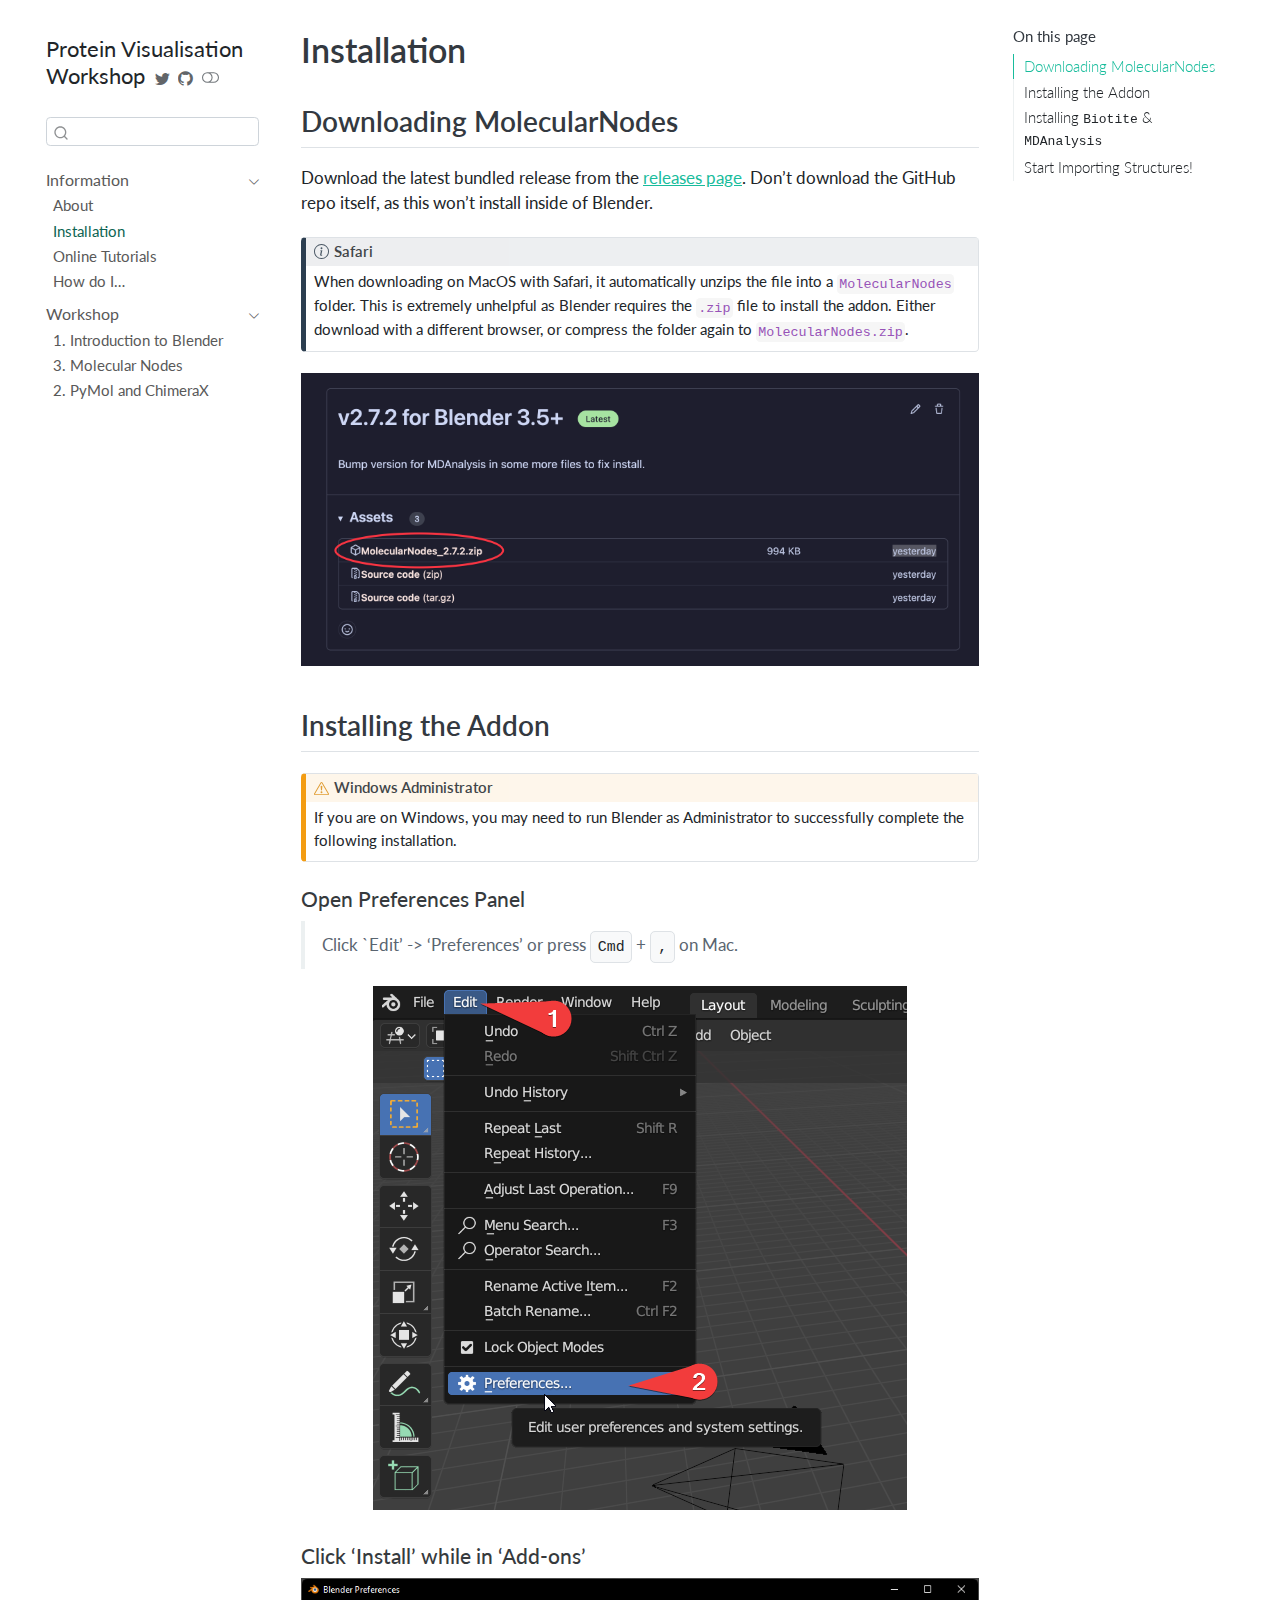
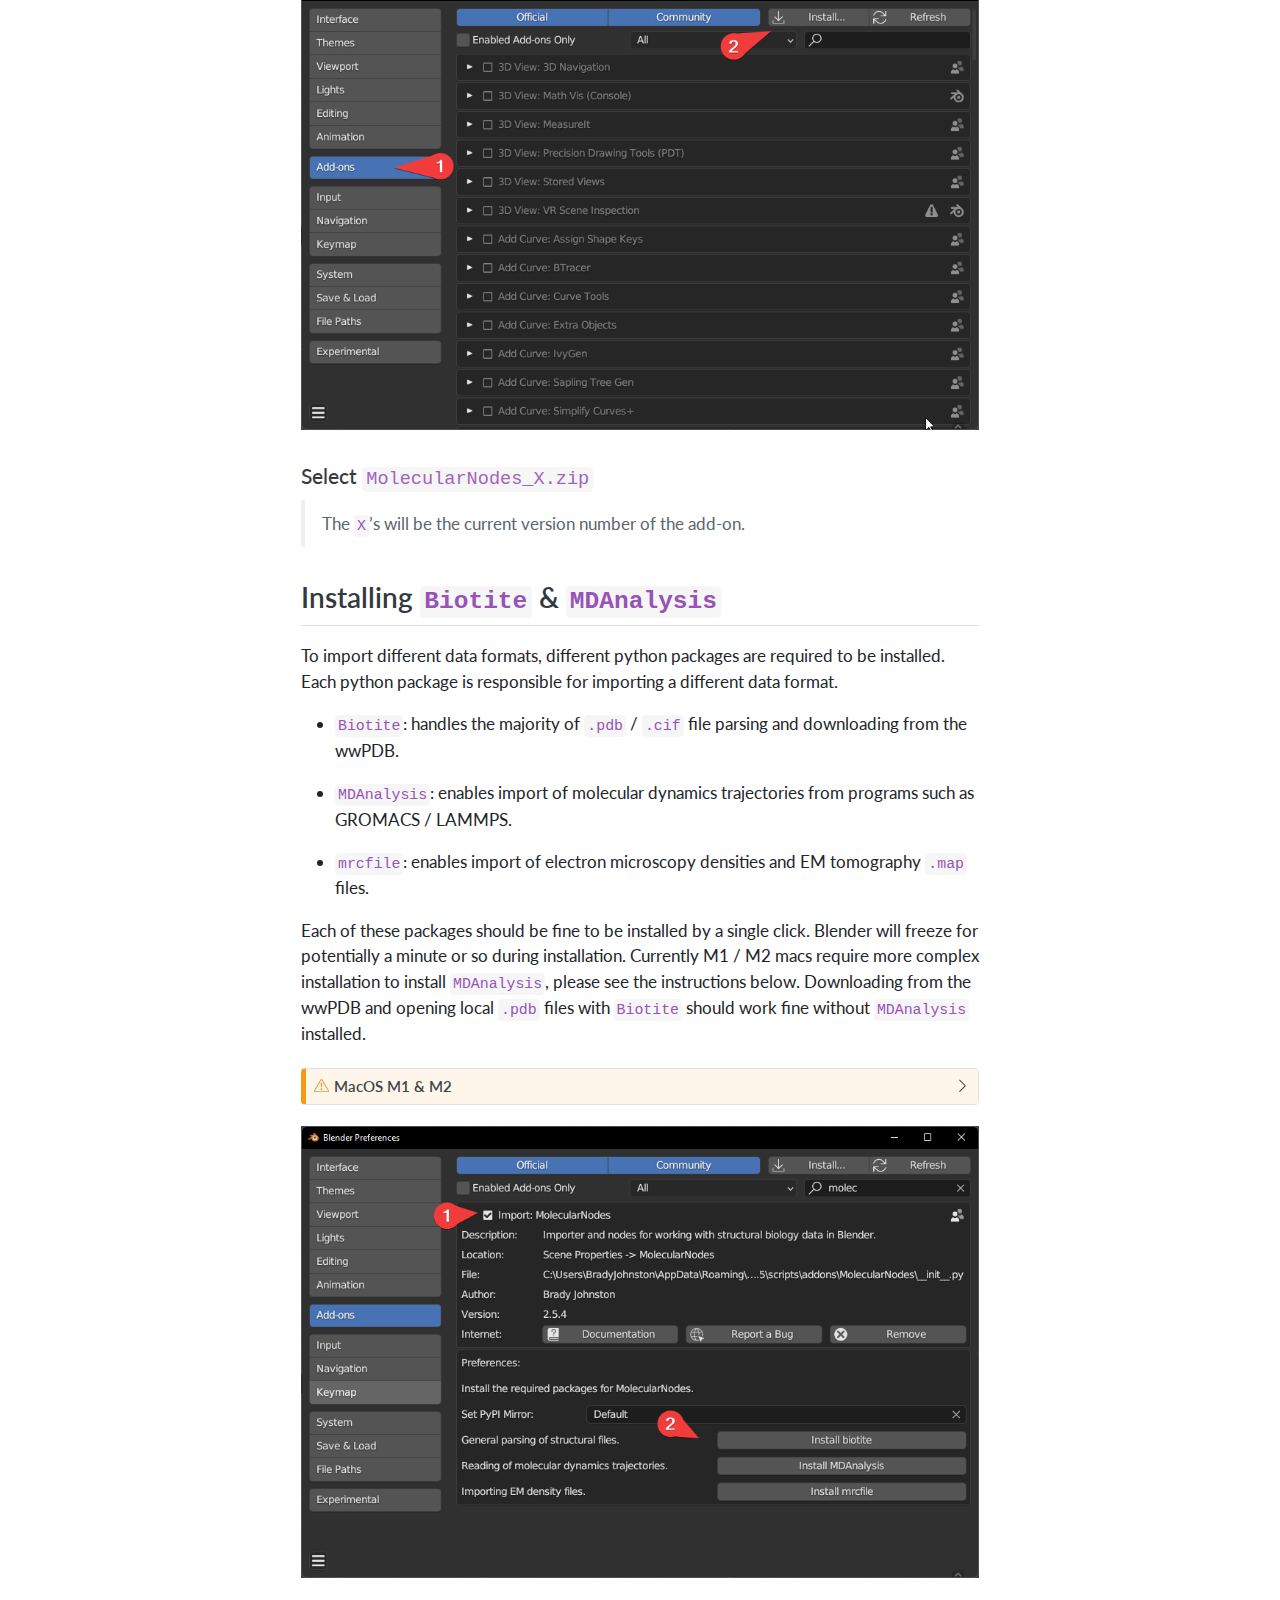
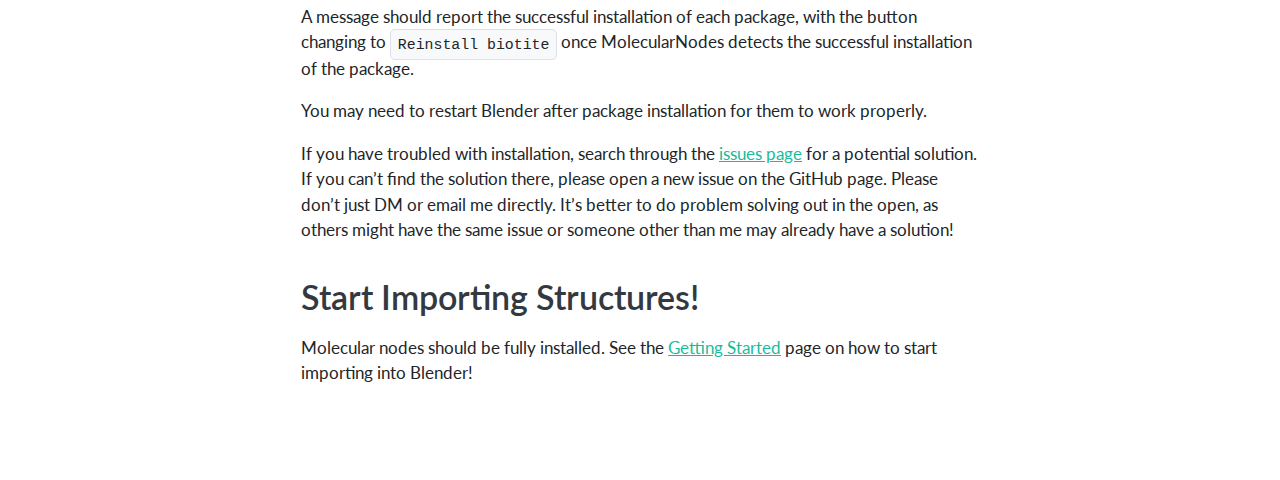
<file: installation.html>
<!DOCTYPE html>
<html xmlns="http://www.w3.org/1999/xhtml" lang="en" xml:lang="en"><head>

<meta charset="utf-8">
<meta name="generator" content="quarto-99.9.9">

<meta name="viewport" content="width=device-width, initial-scale=1.0, user-scalable=yes">


<title>Protein Visualisation Workshop - Installation</title>
<style>
code{white-space: pre-wrap;}
span.smallcaps{font-variant: small-caps;}
div.columns{display: flex; gap: min(4vw, 1.5em);}
div.column{flex: auto; overflow-x: auto;}
div.hanging-indent{margin-left: 1.5em; text-indent: -1.5em;}
ul.task-list{list-style: none;}
ul.task-list li input[type="checkbox"] {
  width: 0.8em;
  margin: 0 0.8em 0.2em -1em; /* quarto-specific, see https://github.com/quarto-dev/quarto-cli/issues/4556 */ 
  vertical-align: middle;
}
/* CSS for syntax highlighting */
pre > code.sourceCode { white-space: pre; position: relative; }
pre > code.sourceCode > span { display: inline-block; line-height: 1.25; }
pre > code.sourceCode > span:empty { height: 1.2em; }
.sourceCode { overflow: visible; }
code.sourceCode > span { color: inherit; text-decoration: inherit; }
div.sourceCode { margin: 1em 0; }
pre.sourceCode { margin: 0; }
@media screen {
div.sourceCode { overflow: auto; }
}
@media print {
pre > code.sourceCode { white-space: pre-wrap; }
pre > code.sourceCode > span { text-indent: -5em; padding-left: 5em; }
}
pre.numberSource code
  { counter-reset: source-line 0; }
pre.numberSource code > span
  { position: relative; left: -4em; counter-increment: source-line; }
pre.numberSource code > span > a:first-child::before
  { content: counter(source-line);
    position: relative; left: -1em; text-align: right; vertical-align: baseline;
    border: none; display: inline-block;
    -webkit-touch-callout: none; -webkit-user-select: none;
    -khtml-user-select: none; -moz-user-select: none;
    -ms-user-select: none; user-select: none;
    padding: 0 4px; width: 4em;
  }
pre.numberSource { margin-left: 3em;  padding-left: 4px; }
div.sourceCode
  {   }
@media screen {
pre > code.sourceCode > span > a:first-child::before { text-decoration: underline; }
}
</style>


<script src="site_libs/quarto-nav/quarto-nav.js"></script>
<script src="site_libs/quarto-nav/headroom.min.js"></script>
<script src="site_libs/clipboard/clipboard.min.js"></script>
<script src="site_libs/quarto-search/autocomplete.umd.js"></script>
<script src="site_libs/quarto-search/fuse.min.js"></script>
<script src="site_libs/quarto-search/quarto-search.js"></script>
<meta name="quarto:offset" content="./">
<script src="site_libs/quarto-html/quarto.js"></script>
<script src="site_libs/quarto-html/popper.min.js"></script>
<script src="site_libs/quarto-html/tippy.umd.min.js"></script>
<script src="site_libs/quarto-html/anchor.min.js"></script>
<link href="site_libs/quarto-html/tippy.css" rel="stylesheet">
<link href="site_libs/quarto-html/quarto-syntax-highlighting.css" rel="stylesheet" class="quarto-color-scheme" id="quarto-text-highlighting-styles">
<link href="site_libs/quarto-html/quarto-syntax-highlighting-dark.css" rel="prefetch" class="quarto-color-scheme quarto-color-alternate" id="quarto-text-highlighting-styles">
<script src="site_libs/bootstrap/bootstrap.min.js"></script>
<link href="site_libs/bootstrap/bootstrap-icons.css" rel="stylesheet">
<link href="site_libs/bootstrap/bootstrap.min.css" rel="stylesheet" class="quarto-color-scheme" id="quarto-bootstrap" data-mode="light">
<link href="site_libs/bootstrap/bootstrap-dark.min.css" rel="prefetch" class="quarto-color-scheme quarto-color-alternate" id="quarto-bootstrap" data-mode="dark">
<script src="site_libs/quarto-contrib/glightbox/glightbox.min.js"></script>
<link href="site_libs/quarto-contrib/glightbox/glightbox.min.css" rel="stylesheet">
<link href="site_libs/quarto-contrib/glightbox/lightbox.css" rel="stylesheet">
<script id="quarto-search-options" type="application/json">{
  "location": "sidebar",
  "copy-button": false,
  "collapse-after": 3,
  "panel-placement": "start",
  "type": "textbox",
  "limit": 20,
  "language": {
    "search-no-results-text": "No results",
    "search-matching-documents-text": "matching documents",
    "search-copy-link-title": "Copy link to search",
    "search-hide-matches-text": "Hide additional matches",
    "search-more-match-text": "more match in this document",
    "search-more-matches-text": "more matches in this document",
    "search-clear-button-title": "Clear",
    "search-detached-cancel-button-title": "Cancel",
    "search-submit-button-title": "Submit",
    "search-label": "Search"
  }
}</script>


<link rel="stylesheet" href="styles.css">
</head>

<body class="nav-sidebar floating">

<div id="quarto-search-results"></div>
  <header id="quarto-header" class="headroom fixed-top">
  <nav class="quarto-secondary-nav">
    <div class="container-fluid d-flex">
      <button type="button" class="quarto-btn-toggle btn" data-bs-toggle="collapse" data-bs-target="#quarto-sidebar,#quarto-sidebar-glass" aria-controls="quarto-sidebar" aria-expanded="false" aria-label="Toggle sidebar navigation" onclick="if (window.quartoToggleHeadroom) { window.quartoToggleHeadroom(); }">
        <i class="bi bi-layout-text-sidebar-reverse"></i>
      </button>
      <nav class="quarto-page-breadcrumbs" aria-label="breadcrumb"><ol class="breadcrumb"><li class="breadcrumb-item"><a href="./index.html">Information</a></li><li class="breadcrumb-item"><a href="./installation.html">Installation</a></li></ol></nav>
      <a class="flex-grow-1" role="button" data-bs-toggle="collapse" data-bs-target="#quarto-sidebar,#quarto-sidebar-glass" aria-controls="quarto-sidebar" aria-expanded="false" aria-label="Toggle sidebar navigation" onclick="if (window.quartoToggleHeadroom) { window.quartoToggleHeadroom(); }">      
      </a>
      <button type="button" class="btn quarto-search-button" aria-label="" onclick="window.quartoOpenSearch();">
        <i class="bi bi-search"></i>
      </button>
    </div>
  </nav>
</header>
<!-- content -->
<div id="quarto-content" class="quarto-container page-columns page-rows-contents page-layout-article">
<!-- sidebar -->
  <nav id="quarto-sidebar" class="sidebar collapse collapse-horizontal sidebar-navigation floating overflow-auto">
    <div class="pt-lg-2 mt-2 text-left sidebar-header">
    <div class="sidebar-title mb-0 py-0">
      <a href="./">Protein Visualisation Workshop</a> 
        <div class="sidebar-tools-main tools-wide">
    <a href="https://twitter.com/bradyajohnston" title="" class="quarto-navigation-tool px-1" aria-label=""><i class="bi bi-twitter"></i></a>
    <a href="https://github.com/BradyAJohnston/2023-02-02-blender-workshop/" title="" class="quarto-navigation-tool px-1" aria-label=""><i class="bi bi-github"></i></a>
  <a href="" class="quarto-color-scheme-toggle quarto-navigation-tool  px-1" onclick="window.quartoToggleColorScheme(); return false;" title="Toggle dark mode"><i class="bi"></i></a>
</div>
    </div>
      </div>
        <div class="mt-2 flex-shrink-0 align-items-center">
        <div class="sidebar-search">
        <div id="quarto-search" class="" title="Search"></div>
        </div>
        </div>
    <div class="sidebar-menu-container"> 
    <ul class="list-unstyled mt-1">
        <li class="sidebar-item sidebar-item-section">
      <div class="sidebar-item-container"> 
            <a class="sidebar-item-text sidebar-link text-start" data-bs-toggle="collapse" data-bs-target="#quarto-sidebar-section-1" aria-expanded="true">
 <span class="menu-text">Information</span></a>
          <a class="sidebar-item-toggle text-start" data-bs-toggle="collapse" data-bs-target="#quarto-sidebar-section-1" aria-expanded="true" aria-label="Toggle section">
            <i class="bi bi-chevron-right ms-2"></i>
          </a> 
      </div>
      <ul id="quarto-sidebar-section-1" class="collapse list-unstyled sidebar-section depth1 show">  
          <li class="sidebar-item">
  <div class="sidebar-item-container"> 
  <a href="./index.html" class="sidebar-item-text sidebar-link">
 <span class="menu-text">About</span></a>
  </div>
</li>
          <li class="sidebar-item">
  <div class="sidebar-item-container"> 
  <a href="./installation.html" class="sidebar-item-text sidebar-link active">
 <span class="menu-text">Installation</span></a>
  </div>
</li>
          <li class="sidebar-item">
  <div class="sidebar-item-container"> 
  <a href="./online-tutorials.html" class="sidebar-item-text sidebar-link">
 <span class="menu-text">Online Tutorials</span></a>
  </div>
</li>
          <li class="sidebar-item">
  <div class="sidebar-item-container"> 
  <a href="./quick-reference.html" class="sidebar-item-text sidebar-link">
 <span class="menu-text">How do I…</span></a>
  </div>
</li>
      </ul>
  </li>
        <li class="sidebar-item sidebar-item-section">
      <div class="sidebar-item-container"> 
            <a class="sidebar-item-text sidebar-link text-start" data-bs-toggle="collapse" data-bs-target="#quarto-sidebar-section-2" aria-expanded="true">
 <span class="menu-text">Workshop</span></a>
          <a class="sidebar-item-toggle text-start" data-bs-toggle="collapse" data-bs-target="#quarto-sidebar-section-2" aria-expanded="true" aria-label="Toggle section">
            <i class="bi bi-chevron-right ms-2"></i>
          </a> 
      </div>
      <ul id="quarto-sidebar-section-2" class="collapse list-unstyled sidebar-section depth1 show">  
          <li class="sidebar-item">
  <div class="sidebar-item-container"> 
  <a href="./introduction.html" class="sidebar-item-text sidebar-link">
 <span class="menu-text">1. Introduction to Blender</span></a>
  </div>
</li>
          <li class="sidebar-item">
  <div class="sidebar-item-container"> 
  <a href="./molecular-nodes.html" class="sidebar-item-text sidebar-link">
 <span class="menu-text">3. Molecular Nodes</span></a>
  </div>
</li>
          <li class="sidebar-item">
  <div class="sidebar-item-container"> 
  <a href="./exporting-importing.html" class="sidebar-item-text sidebar-link">
 <span class="menu-text">2. PyMol and ChimeraX</span></a>
  </div>
</li>
      </ul>
  </li>
    </ul>
    </div>
</nav>
<div id="quarto-sidebar-glass" data-bs-toggle="collapse" data-bs-target="#quarto-sidebar,#quarto-sidebar-glass"></div>
<!-- margin-sidebar -->
    <div id="quarto-margin-sidebar" class="sidebar margin-sidebar">
        <nav id="TOC" role="doc-toc" class="toc-active">
    <h2 id="toc-title">On this page</h2>
   
  <ul>
  <li><a href="#downloading-molecularnodes" id="toc-downloading-molecularnodes" class="nav-link active" data-scroll-target="#downloading-molecularnodes">Downloading MolecularNodes</a></li>
  <li><a href="#installing-the-addon" id="toc-installing-the-addon" class="nav-link" data-scroll-target="#installing-the-addon">Installing the Addon</a></li>
  <li><a href="#installing-biotite-mdanalysis" id="toc-installing-biotite-mdanalysis" class="nav-link" data-scroll-target="#installing-biotite-mdanalysis">Installing <code>Biotite</code> &amp; <code>MDAnalysis</code></a></li>
  <li><a href="#start-importing-structures" id="toc-start-importing-structures" class="nav-link" data-scroll-target="#start-importing-structures">Start Importing Structures!</a></li>
  </ul>
</nav>
    </div>
<!-- main -->
<main class="content" id="quarto-document-content">

<header id="title-block-header" class="quarto-title-block default">
<div class="quarto-title">
<h1 class="title">Installation</h1>
</div>



<div class="quarto-title-meta">

    
  
    
  </div>
  

</header>

<section id="downloading-molecularnodes" class="level2">
<h2 class="anchored" data-anchor-id="downloading-molecularnodes">Downloading MolecularNodes</h2>
<p>Download the latest bundled release from the <a href="https://github.com/BradyAJohnston/MolecularNodes/releases/">releases page</a>. Don’t download the GitHub repo itself, as this won’t install inside of Blender.</p>
<div class="callout callout-style-default callout-note callout-titled">
<div class="callout-header d-flex align-content-center">
<div class="callout-icon-container">
<i class="callout-icon"></i>
</div>
<div class="callout-title-container flex-fill">
Safari
</div>
</div>
<div class="callout-body-container callout-body">
<p>When downloading on MacOS with Safari, it automatically unzips the file into a <code>MolecularNodes</code> folder. This is extremely unhelpful as Blender requires the <code>.zip</code> file to install the addon. Either download with a different browser, or compress the folder again to <code>MolecularNodes.zip</code>.</p>
</div>
</div>
<div class="quarto-figure quarto-figure-center">
<figure class="figure">
<p><a href="https://github.com/BradyAJohnston/MolecularNodes/releases/"><img src="images/mn-download.png" class="img-fluid figure-img" alt="Screenshot of the MolecularNodes releases page on Github, with the relevant download link circled in red."></a></p>
</figure>
</div>
</section>
<section id="installing-the-addon" class="level2">
<h2 class="anchored" data-anchor-id="installing-the-addon">Installing the Addon</h2>
<div class="callout callout-style-default callout-warning callout-titled">
<div class="callout-header d-flex align-content-center">
<div class="callout-icon-container">
<i class="callout-icon"></i>
</div>
<div class="callout-title-container flex-fill">
Windows Administrator
</div>
</div>
<div class="callout-body-container callout-body">
<p>If you are on Windows, you may need to run Blender as Administrator to successfully complete the following installation.</p>
</div>
</div>
<section id="open-preferences-panel" class="level4">
<h4 class="anchored" data-anchor-id="open-preferences-panel">Open Preferences Panel</h4>
<blockquote class="blockquote">
<p>Click `Edit’ -&gt; ‘Preferences’ or press <kbd>Cmd</kbd> + <kbd> ,</kbd> on Mac.</p>
</blockquote>
<div class="quarto-figure quarto-figure-center">
<figure class="figure">
<p><a href="images/mn-pref-open.png" class="lightbox" data-gallery="quarto-lightbox-gallery-1"><img src="images/mn-pref-open.png" class="img-fluid figure-img"></a></p>
</figure>
</div>
</section>
<section id="click-install-while-in-add-ons" class="level4">
<h4 class="anchored" data-anchor-id="click-install-while-in-add-ons">Click ‘Install’ while in ‘Add-ons’</h4>
<div class="quarto-figure quarto-figure-center">
<figure class="figure">
<p><a href="images/mn-pref-install-zip.png" class="lightbox" data-gallery="quarto-lightbox-gallery-2"><img src="images/mn-pref-install-zip.png" class="img-fluid figure-img"></a></p>
</figure>
</div>
</section>
<section id="select-molecularnodes_x.zip" class="level4">
<h4 class="anchored" data-anchor-id="select-molecularnodes_x.zip">Select <code>MolecularNodes_X.zip</code></h4>
<blockquote class="blockquote">
<p>The <code>X</code>’s will be the current version number of the add-on.</p>
</blockquote>
</section>
</section>
<section id="installing-biotite-mdanalysis" class="level2">
<h2 class="anchored" data-anchor-id="installing-biotite-mdanalysis">Installing <code>Biotite</code> &amp; <code>MDAnalysis</code></h2>
<p>To import different data formats, different python packages are required to be installed. Each python package is responsible for importing a different data format.</p>
<ul>
<li><p><code>Biotite</code>: handles the majority of <code>.pdb</code> / <code>.cif</code> file parsing and downloading from the wwPDB.</p></li>
<li><p><code>MDAnalysis</code>: enables import of molecular dynamics trajectories from programs such as GROMACS / LAMMPS.</p></li>
<li><p><code>mrcfile</code>: enables import of electron microscopy densities and EM tomography <code>.map</code> files.</p></li>
</ul>
<p>Each of these packages should be fine to be installed by a single click. Blender will freeze for potentially a minute or so during installation. Currently M1 / M2 macs require more complex installation to install <code>MDAnalysis</code>, please see the instructions below. Downloading from the wwPDB and opening local <code>.pdb</code> files with <code>Biotite</code> should work fine without <code>MDAnalysis</code> installed.</p>
<div class="callout callout-style-default callout-warning callout-titled">
<div class="callout-header d-flex align-content-center" data-bs-toggle="collapse" data-bs-target=".callout-3-contents" aria-controls="callout-3" aria-expanded="false" aria-label="Toggle callout">
<div class="callout-icon-container">
<i class="callout-icon"></i>
</div>
<div class="callout-title-container flex-fill">
MacOS M1 &amp; M2
</div>
<div class="callout-btn-toggle d-inline-block border-0 py-1 ps-1 pe-0 float-end"><i class="callout-toggle"></i></div>
</div>
<div id="callout-3" class="callout-3-contents callout-collapse collapse">
<div class="callout-body-container callout-body">
<p>Blender’s bundled python is unable to install python packages that require compilation on the user’s machine. Currently, MDAnalysis is missing a pre-compiled <code>.whl</code> to install, and thus installation will fail on M1 &amp; M2 machines. You can download and pre-compile these packages on your machine yourself, following the below instructions.</p>
<p>This is the current fix for M1 / M2 machines, but will be fixed in <a href="https://github.com/BradyAJohnston/MolecularNodes/issues/108#issuecomment-1467914853">future releases</a>.</p>
<p>In short:</p>
<ol type="1">
<li>Install <a href="https://docs.conda.io/en/latest/miniconda.html">miniconda</a></li>
<li>Download and build the required packages for your system</li>
</ol>
<div class="sourceCode" id="cb1"><pre class="sourceCode bash code-with-copy"><code class="sourceCode bash"><span id="cb1-1"><a href="#cb1-1" aria-hidden="true" tabindex="-1"></a><span class="fu">mkdir</span> ~/MDAnalysis-wheel</span>
<span id="cb1-2"><a href="#cb1-2" aria-hidden="true" tabindex="-1"></a><span class="bu">cd</span> MDAnalysis-wheel</span>
<span id="cb1-3"><a href="#cb1-3" aria-hidden="true" tabindex="-1"></a><span class="ex">conda</span> create <span class="at">-n</span> wheel-builder python=3.10 cython</span>
<span id="cb1-4"><a href="#cb1-4" aria-hidden="true" tabindex="-1"></a><span class="ex">conda</span> activate wheel-builder</span>
<span id="cb1-5"><a href="#cb1-5" aria-hidden="true" tabindex="-1"></a><span class="ex">python</span> <span class="at">-m</span> pip wheel MDAnalysis==2.5.0 <span class="at">--cache-dir</span> .</span>
<span id="cb1-6"><a href="#cb1-6" aria-hidden="true" tabindex="-1"></a><span class="ex">conda</span> deactivate</span></code><button title="Copy to Clipboard" class="code-copy-button"><i class="bi"></i></button></pre></div>
<ol start="3" type="1">
<li>Install the built <code>.whl</code> packages, into Blender’s bundled python. The path to your</li>
</ol>
<p>Navigate to your Blender’s python folder (this is the default path for Blender 3.5)</p>
<div class="sourceCode" id="cb2"><pre class="sourceCode bash code-with-copy"><code class="sourceCode bash"><span id="cb2-1"><a href="#cb2-1" aria-hidden="true" tabindex="-1"></a><span class="bu">cd</span> /Applications/Blender.app/Contents/Resources/3.5/python/bin/</span></code><button title="Copy to Clipboard" class="code-copy-button"><i class="bi"></i></button></pre></div>
<p>Install the cached <code>.whl</code> into the bundled python that came with Blender.</p>
<div class="sourceCode" id="cb3"><pre class="sourceCode bash code-with-copy"><code class="sourceCode bash"><span id="cb3-1"><a href="#cb3-1" aria-hidden="true" tabindex="-1"></a><span class="ex">./python3.10</span> <span class="at">-m</span> pip install MDAnalysis <span class="at">--cache-dir</span> ~/MDAnalysis-wheel</span></code><button title="Copy to Clipboard" class="code-copy-button"><i class="bi"></i></button></pre></div>
<p>The <kbd>Install MDAnalysis</kbd> button should now successfully install the remaining packages.</p>
</div>
</div>
</div>
<div class="quarto-figure quarto-figure-center">
<figure class="figure">
<p><a href="images/mn-pref-install-packages.png" class="lightbox" data-gallery="quarto-lightbox-gallery-3"><img src="images/mn-pref-install-packages.png" class="img-fluid figure-img"></a></p>
</figure>
</div>
<p>A message should report the successful installation of each package, with the button changing to <kbd>Reinstall biotite</kbd> once MolecularNodes detects the successful installation of the package.</p>
<p>You may need to restart Blender after package installation for them to work properly.</p>
<p>If you have troubled with installation, search through the <a href="https://github.com/BradyAJohnston/MolecularNodes/issues">issues page</a> for a potential solution. If you can’t find the solution there, please open a new issue on the GitHub page. Please don’t just DM or email me directly. It’s better to do problem solving out in the open, as others might have the same issue or someone other than me may already have a solution!</p>
</section>
<section id="start-importing-structures" class="level1">
<h1>Start Importing Structures!</h1>
<p>Molecular nodes should be fully installed. See the <a href="bradyajohnston.github.io/molecularNodes/getting-started.html">Getting Started</a> page on how to start importing into Blender!</p>


</section>

</main> <!-- /main -->
<script id="quarto-html-after-body" type="application/javascript">
window.document.addEventListener("DOMContentLoaded", function (event) {
  const toggleBodyColorMode = (bsSheetEl) => {
    const mode = bsSheetEl.getAttribute("data-mode");
    const bodyEl = window.document.querySelector("body");
    if (mode === "dark") {
      bodyEl.classList.add("quarto-dark");
      bodyEl.classList.remove("quarto-light");
    } else {
      bodyEl.classList.add("quarto-light");
      bodyEl.classList.remove("quarto-dark");
    }
  }
  const toggleBodyColorPrimary = () => {
    const bsSheetEl = window.document.querySelector("link#quarto-bootstrap");
    if (bsSheetEl) {
      toggleBodyColorMode(bsSheetEl);
    }
  }
  toggleBodyColorPrimary();  
  const disableStylesheet = (stylesheets) => {
    for (let i=0; i < stylesheets.length; i++) {
      const stylesheet = stylesheets[i];
      stylesheet.rel = 'prefetch';
    }
  }
  const enableStylesheet = (stylesheets) => {
    for (let i=0; i < stylesheets.length; i++) {
      const stylesheet = stylesheets[i];
      stylesheet.rel = 'stylesheet';
    }
  }
  const manageTransitions = (selector, allowTransitions) => {
    const els = window.document.querySelectorAll(selector);
    for (let i=0; i < els.length; i++) {
      const el = els[i];
      if (allowTransitions) {
        el.classList.remove('notransition');
      } else {
        el.classList.add('notransition');
      }
    }
  }
  const toggleGiscusIfUsed = (isAlternate, darkModeDefault) => {
    const baseTheme = document.querySelector('#giscus-base-theme')?.value ?? 'light';
    const alternateTheme = document.querySelector('#giscus-alt-theme')?.value ?? 'dark';
    let newTheme = '';
    if(darkModeDefault) {
      newTheme = isAlternate ? baseTheme : alternateTheme;
    } else {
      newTheme = isAlternate ? alternateTheme : baseTheme;
    }
    const changeGiscusTheme = () => {
      // From: https://github.com/giscus/giscus/issues/336
      const sendMessage = (message) => {
        const iframe = document.querySelector('iframe.giscus-frame');
        if (!iframe) return;
        iframe.contentWindow.postMessage({ giscus: message }, 'https://giscus.app');
      }
      sendMessage({
        setConfig: {
          theme: newTheme
        }
      });
    }
    const isGiscussLoaded = window.document.querySelector('iframe.giscus-frame') !== null;
    if (isGiscussLoaded) {
      changeGiscusTheme();
    }
  }
  const toggleColorMode = (alternate) => {
    // Switch the stylesheets
    const alternateStylesheets = window.document.querySelectorAll('link.quarto-color-scheme.quarto-color-alternate');
    manageTransitions('#quarto-margin-sidebar .nav-link', false);
    if (alternate) {
      enableStylesheet(alternateStylesheets);
      for (const sheetNode of alternateStylesheets) {
        if (sheetNode.id === "quarto-bootstrap") {
          toggleBodyColorMode(sheetNode);
        }
      }
    } else {
      disableStylesheet(alternateStylesheets);
      toggleBodyColorPrimary();
    }
    manageTransitions('#quarto-margin-sidebar .nav-link', true);
    // Switch the toggles
    const toggles = window.document.querySelectorAll('.quarto-color-scheme-toggle');
    for (let i=0; i < toggles.length; i++) {
      const toggle = toggles[i];
      if (toggle) {
        if (alternate) {
          toggle.classList.add("alternate");     
        } else {
          toggle.classList.remove("alternate");
        }
      }
    }
    // Hack to workaround the fact that safari doesn't
    // properly recolor the scrollbar when toggling (#1455)
    if (navigator.userAgent.indexOf('Safari') > 0 && navigator.userAgent.indexOf('Chrome') == -1) {
      manageTransitions("body", false);
      window.scrollTo(0, 1);
      setTimeout(() => {
        window.scrollTo(0, 0);
        manageTransitions("body", true);
      }, 40);  
    }
  }
  const isFileUrl = () => { 
    return window.location.protocol === 'file:';
  }
  const hasAlternateSentinel = () => {  
    let styleSentinel = getColorSchemeSentinel();
    if (styleSentinel !== null) {
      return styleSentinel === "alternate";
    } else {
      return false;
    }
  }
  const setStyleSentinel = (alternate) => {
    const value = alternate ? "alternate" : "default";
    if (!isFileUrl()) {
      window.localStorage.setItem("quarto-color-scheme", value);
    } else {
      localAlternateSentinel = value;
    }
  }
  const getColorSchemeSentinel = () => {
    if (!isFileUrl()) {
      const storageValue = window.localStorage.getItem("quarto-color-scheme");
      return storageValue != null ? storageValue : localAlternateSentinel;
    } else {
      return localAlternateSentinel;
    }
  }
  const darkModeDefault = false;
  let localAlternateSentinel = darkModeDefault ? 'alternate' : 'default';
  // Dark / light mode switch
  window.quartoToggleColorScheme = () => {
    // Read the current dark / light value 
    let toAlternate = !hasAlternateSentinel();
    toggleColorMode(toAlternate);
    setStyleSentinel(toAlternate);
    toggleGiscusIfUsed(toAlternate, darkModeDefault);
  };
  // Ensure there is a toggle, if there isn't float one in the top right
  if (window.document.querySelector('.quarto-color-scheme-toggle') === null) {
    const a = window.document.createElement('a');
    a.classList.add('top-right');
    a.classList.add('quarto-color-scheme-toggle');
    a.href = "";
    a.onclick = function() { try { window.quartoToggleColorScheme(); } catch {} return false; };
    const i = window.document.createElement("i");
    i.classList.add('bi');
    a.appendChild(i);
    window.document.body.appendChild(a);
  }
  // Switch to dark mode if need be
  if (hasAlternateSentinel()) {
    toggleColorMode(true);
  } else {
    toggleColorMode(false);
  }
  const icon = "";
  const anchorJS = new window.AnchorJS();
  anchorJS.options = {
    placement: 'right',
    icon: icon
  };
  anchorJS.add('.anchored');
  const isCodeAnnotation = (el) => {
    for (const clz of el.classList) {
      if (clz.startsWith('code-annotation-')) {                     
        return true;
      }
    }
    return false;
  }
  const clipboard = new window.ClipboardJS('.code-copy-button', {
    text: function(trigger) {
      const codeEl = trigger.previousElementSibling.cloneNode(true);
      for (const childEl of codeEl.children) {
        if (isCodeAnnotation(childEl)) {
          childEl.remove();
        }
      }
      return codeEl.innerText;
    }
  });
  clipboard.on('success', function(e) {
    // button target
    const button = e.trigger;
    // don't keep focus
    button.blur();
    // flash "checked"
    button.classList.add('code-copy-button-checked');
    var currentTitle = button.getAttribute("title");
    button.setAttribute("title", "Copied!");
    let tooltip;
    if (window.bootstrap) {
      button.setAttribute("data-bs-toggle", "tooltip");
      button.setAttribute("data-bs-placement", "left");
      button.setAttribute("data-bs-title", "Copied!");
      tooltip = new bootstrap.Tooltip(button, 
        { trigger: "manual", 
          customClass: "code-copy-button-tooltip",
          offset: [0, -8]});
      tooltip.show();    
    }
    setTimeout(function() {
      if (tooltip) {
        tooltip.hide();
        button.removeAttribute("data-bs-title");
        button.removeAttribute("data-bs-toggle");
        button.removeAttribute("data-bs-placement");
      }
      button.setAttribute("title", currentTitle);
      button.classList.remove('code-copy-button-checked');
    }, 1000);
    // clear code selection
    e.clearSelection();
  });
  function tippyHover(el, contentFn, onTriggerFn, onUntriggerFn) {
    const config = {
      allowHTML: true,
      maxWidth: 500,
      delay: 100,
      arrow: false,
      appendTo: function(el) {
          return el.parentElement;
      },
      interactive: true,
      interactiveBorder: 10,
      theme: 'quarto',
      placement: 'bottom-start',
    };
    if (contentFn) {
      config.content = contentFn;
    }
    if (onTriggerFn) {
      config.onTrigger = onTriggerFn;
    }
    if (onUntriggerFn) {
      config.onUntrigger = onUntriggerFn;
    }
    window.tippy(el, config); 
  }
  const noterefs = window.document.querySelectorAll('a[role="doc-noteref"]');
  for (var i=0; i<noterefs.length; i++) {
    const ref = noterefs[i];
    tippyHover(ref, function() {
      // use id or data attribute instead here
      let href = ref.getAttribute('data-footnote-href') || ref.getAttribute('href');
      try { href = new URL(href).hash; } catch {}
      const id = href.replace(/^#\/?/, "");
      const note = window.document.getElementById(id);
      return note.innerHTML;
    });
  }
  const xrefs = window.document.querySelectorAll('a.quarto-xref');
  const processXRef = (id, note) => {
    if (id.startsWith('sec-')) {
      // Special case sections, only their first couple elements
      const container = document.createElement("div");
      if (note.children && note.children.length > 2) {
        for (let i = 0; i < 2; i++) {
          container.appendChild(note.children[i].cloneNode(true));
        }
        return container.innerHTML
      } else {
        return note.innerHTML;
      }
    } else {
      return note.innerHTML;
    }
  }
  for (var i=0; i<xrefs.length; i++) {
    const xref = xrefs[i];
    tippyHover(xref, undefined, function(instance) {
      instance.disable();
      let url = xref.getAttribute('href');
      let hash = undefined; 
      try { hash = new URL(url).hash; } catch {}
      const id = hash.replace(/^#\/?/, "");
      const note = window.document.getElementById(id);
      if (note !== null) {
        try {
          const html = processXRef(id, note);
          instance.setContent(html);
        } finally {
          instance.enable();
          instance.show();
        }
      } else {
        // See if we can fetch this
        fetch(url.split('#')[0])
        .then(res => res.text())
        .then(html => {
          const parser = new DOMParser();
          const htmlDoc = parser.parseFromString(html, "text/html");
          const note = htmlDoc.getElementById(id);
          console.log(htmlDoc.body.innerHTML);
          if (note !== null) {
            const html = processXRef(id, note);
            instance.setContent(html);
          } 
        }).finally(() => {
          instance.enable();
          instance.show();
        });
      }
    }, function(instance) {
    });
  }
      let selectedAnnoteEl;
      const selectorForAnnotation = ( cell, annotation) => {
        let cellAttr = 'data-code-cell="' + cell + '"';
        let lineAttr = 'data-code-annotation="' +  annotation + '"';
        const selector = 'span[' + cellAttr + '][' + lineAttr + ']';
        return selector;
      }
      const selectCodeLines = (annoteEl) => {
        const doc = window.document;
        const targetCell = annoteEl.getAttribute("data-target-cell");
        const targetAnnotation = annoteEl.getAttribute("data-target-annotation");
        const annoteSpan = window.document.querySelector(selectorForAnnotation(targetCell, targetAnnotation));
        const lines = annoteSpan.getAttribute("data-code-lines").split(",");
        const lineIds = lines.map((line) => {
          return targetCell + "-" + line;
        })
        let top = null;
        let height = null;
        let parent = null;
        if (lineIds.length > 0) {
            //compute the position of the single el (top and bottom and make a div)
            const el = window.document.getElementById(lineIds[0]);
            top = el.offsetTop;
            height = el.offsetHeight;
            parent = el.parentElement.parentElement;
          if (lineIds.length > 1) {
            const lastEl = window.document.getElementById(lineIds[lineIds.length - 1]);
            const bottom = lastEl.offsetTop + lastEl.offsetHeight;
            height = bottom - top;
          }
          if (top !== null && height !== null && parent !== null) {
            // cook up a div (if necessary) and position it 
            let div = window.document.getElementById("code-annotation-line-highlight");
            if (div === null) {
              div = window.document.createElement("div");
              div.setAttribute("id", "code-annotation-line-highlight");
              div.style.position = 'absolute';
              parent.appendChild(div);
            }
            div.style.top = top - 2 + "px";
            div.style.height = height + 4 + "px";
            let gutterDiv = window.document.getElementById("code-annotation-line-highlight-gutter");
            if (gutterDiv === null) {
              gutterDiv = window.document.createElement("div");
              gutterDiv.setAttribute("id", "code-annotation-line-highlight-gutter");
              gutterDiv.style.position = 'absolute';
              const codeCell = window.document.getElementById(targetCell);
              const gutter = codeCell.querySelector('.code-annotation-gutter');
              gutter.appendChild(gutterDiv);
            }
            gutterDiv.style.top = top - 2 + "px";
            gutterDiv.style.height = height + 4 + "px";
          }
          selectedAnnoteEl = annoteEl;
        }
      };
      const unselectCodeLines = () => {
        const elementsIds = ["code-annotation-line-highlight", "code-annotation-line-highlight-gutter"];
        elementsIds.forEach((elId) => {
          const div = window.document.getElementById(elId);
          if (div) {
            div.remove();
          }
        });
        selectedAnnoteEl = undefined;
      };
      // Attach click handler to the DT
      const annoteDls = window.document.querySelectorAll('dt[data-target-cell]');
      for (const annoteDlNode of annoteDls) {
        annoteDlNode.addEventListener('click', (event) => {
          const clickedEl = event.target;
          if (clickedEl !== selectedAnnoteEl) {
            unselectCodeLines();
            const activeEl = window.document.querySelector('dt[data-target-cell].code-annotation-active');
            if (activeEl) {
              activeEl.classList.remove('code-annotation-active');
            }
            selectCodeLines(clickedEl);
            clickedEl.classList.add('code-annotation-active');
          } else {
            // Unselect the line
            unselectCodeLines();
            clickedEl.classList.remove('code-annotation-active');
          }
        });
      }
  const findCites = (el) => {
    const parentEl = el.parentElement;
    if (parentEl) {
      const cites = parentEl.dataset.cites;
      if (cites) {
        return {
          el,
          cites: cites.split(' ')
        };
      } else {
        return findCites(el.parentElement)
      }
    } else {
      return undefined;
    }
  };
  var bibliorefs = window.document.querySelectorAll('a[role="doc-biblioref"]');
  for (var i=0; i<bibliorefs.length; i++) {
    const ref = bibliorefs[i];
    const citeInfo = findCites(ref);
    if (citeInfo) {
      tippyHover(citeInfo.el, function() {
        var popup = window.document.createElement('div');
        citeInfo.cites.forEach(function(cite) {
          var citeDiv = window.document.createElement('div');
          citeDiv.classList.add('hanging-indent');
          citeDiv.classList.add('csl-entry');
          var biblioDiv = window.document.getElementById('ref-' + cite);
          if (biblioDiv) {
            citeDiv.innerHTML = biblioDiv.innerHTML;
          }
          popup.appendChild(citeDiv);
        });
        return popup.innerHTML;
      });
    }
  }
});
</script>
</div> <!-- /content -->
<script>var lightboxQuarto = GLightbox({"loop":true,"descPosition":"bottom","selector":".lightbox","openEffect":"zoom","closeEffect":"zoom"});</script>



</body></html>
</file>
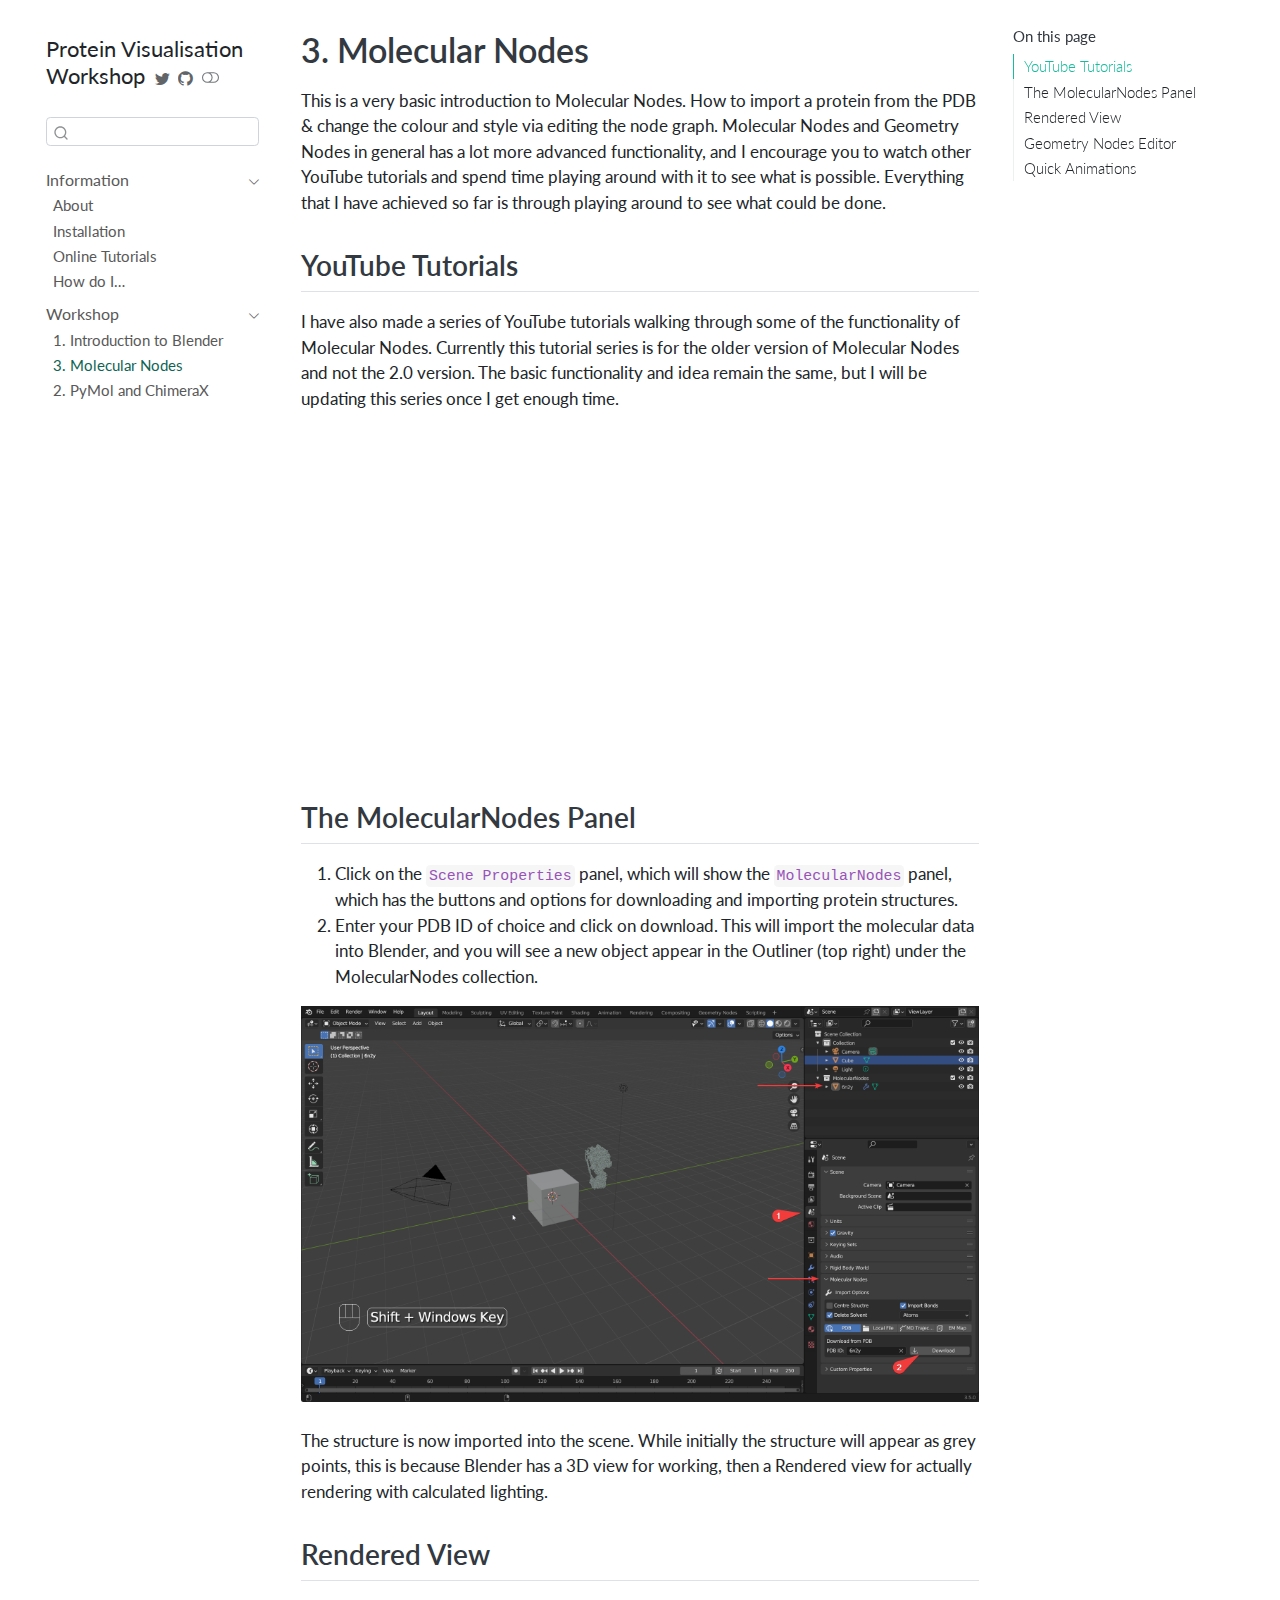
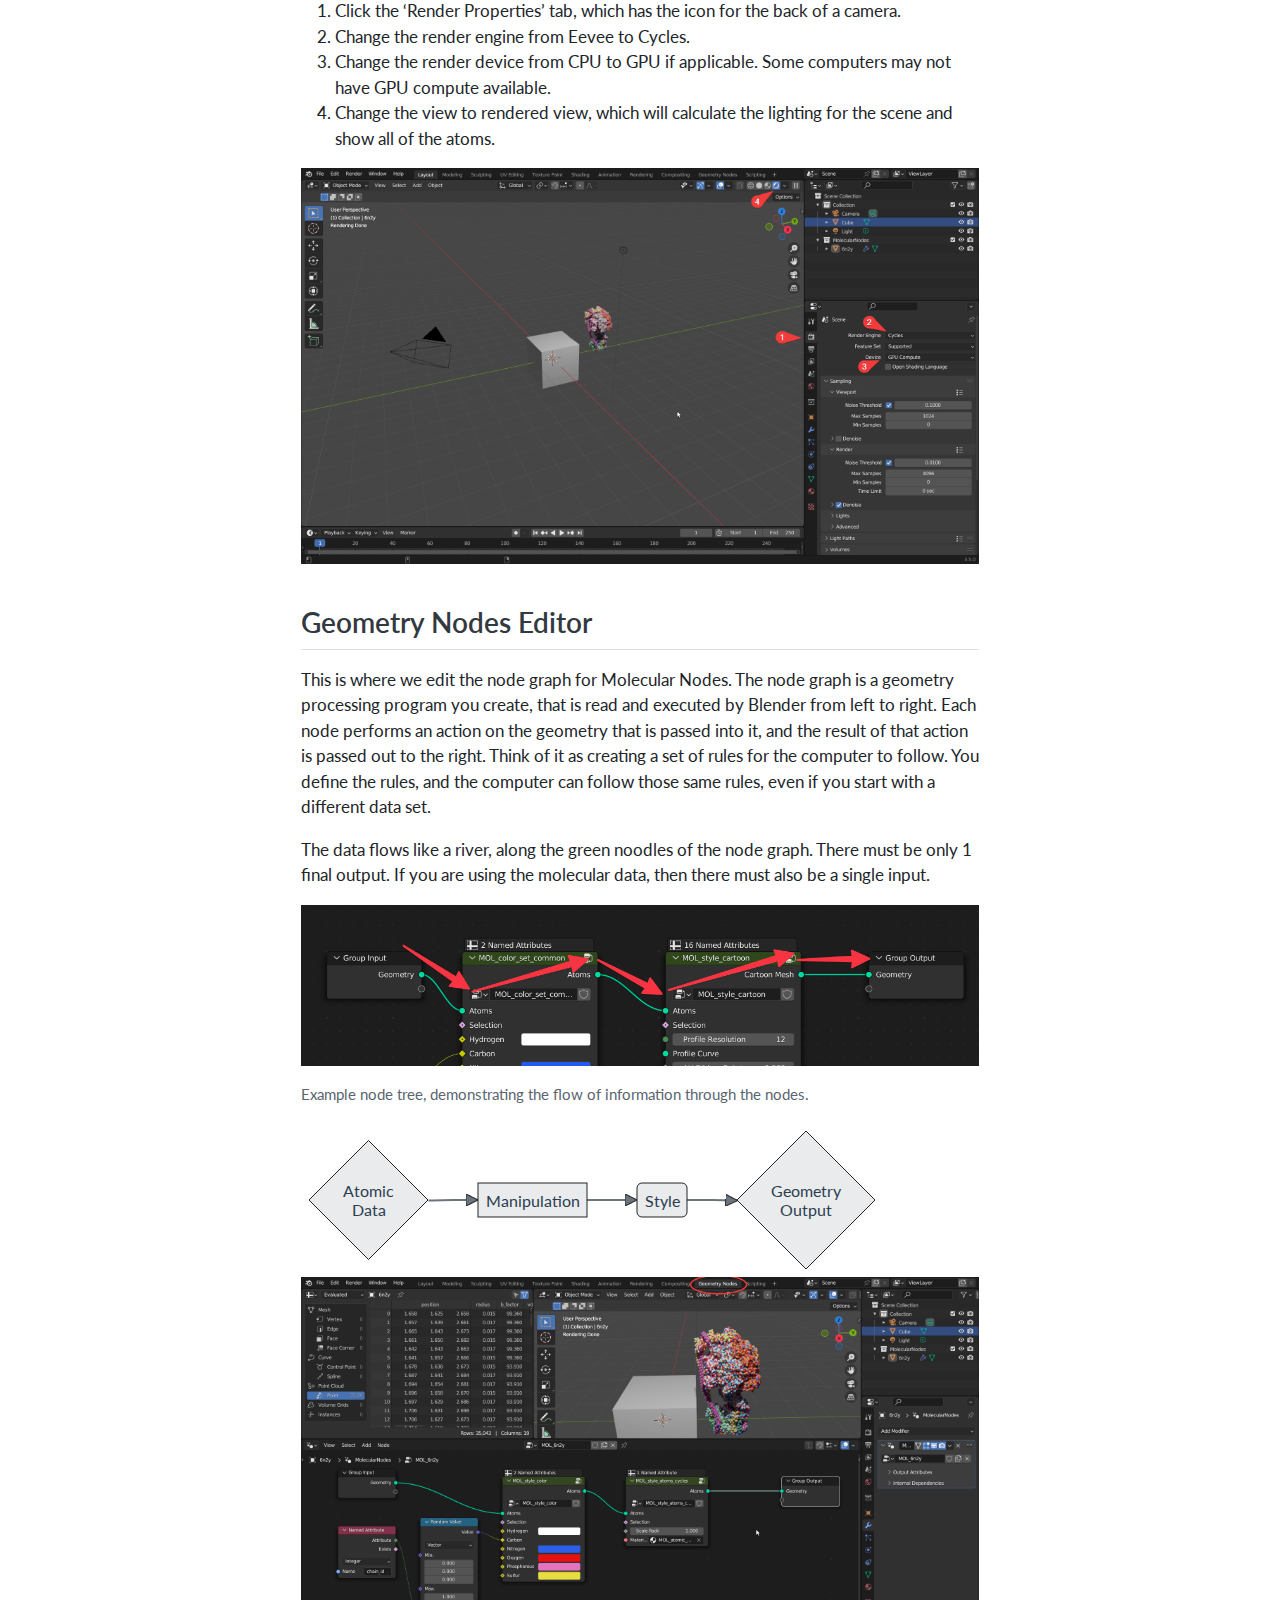
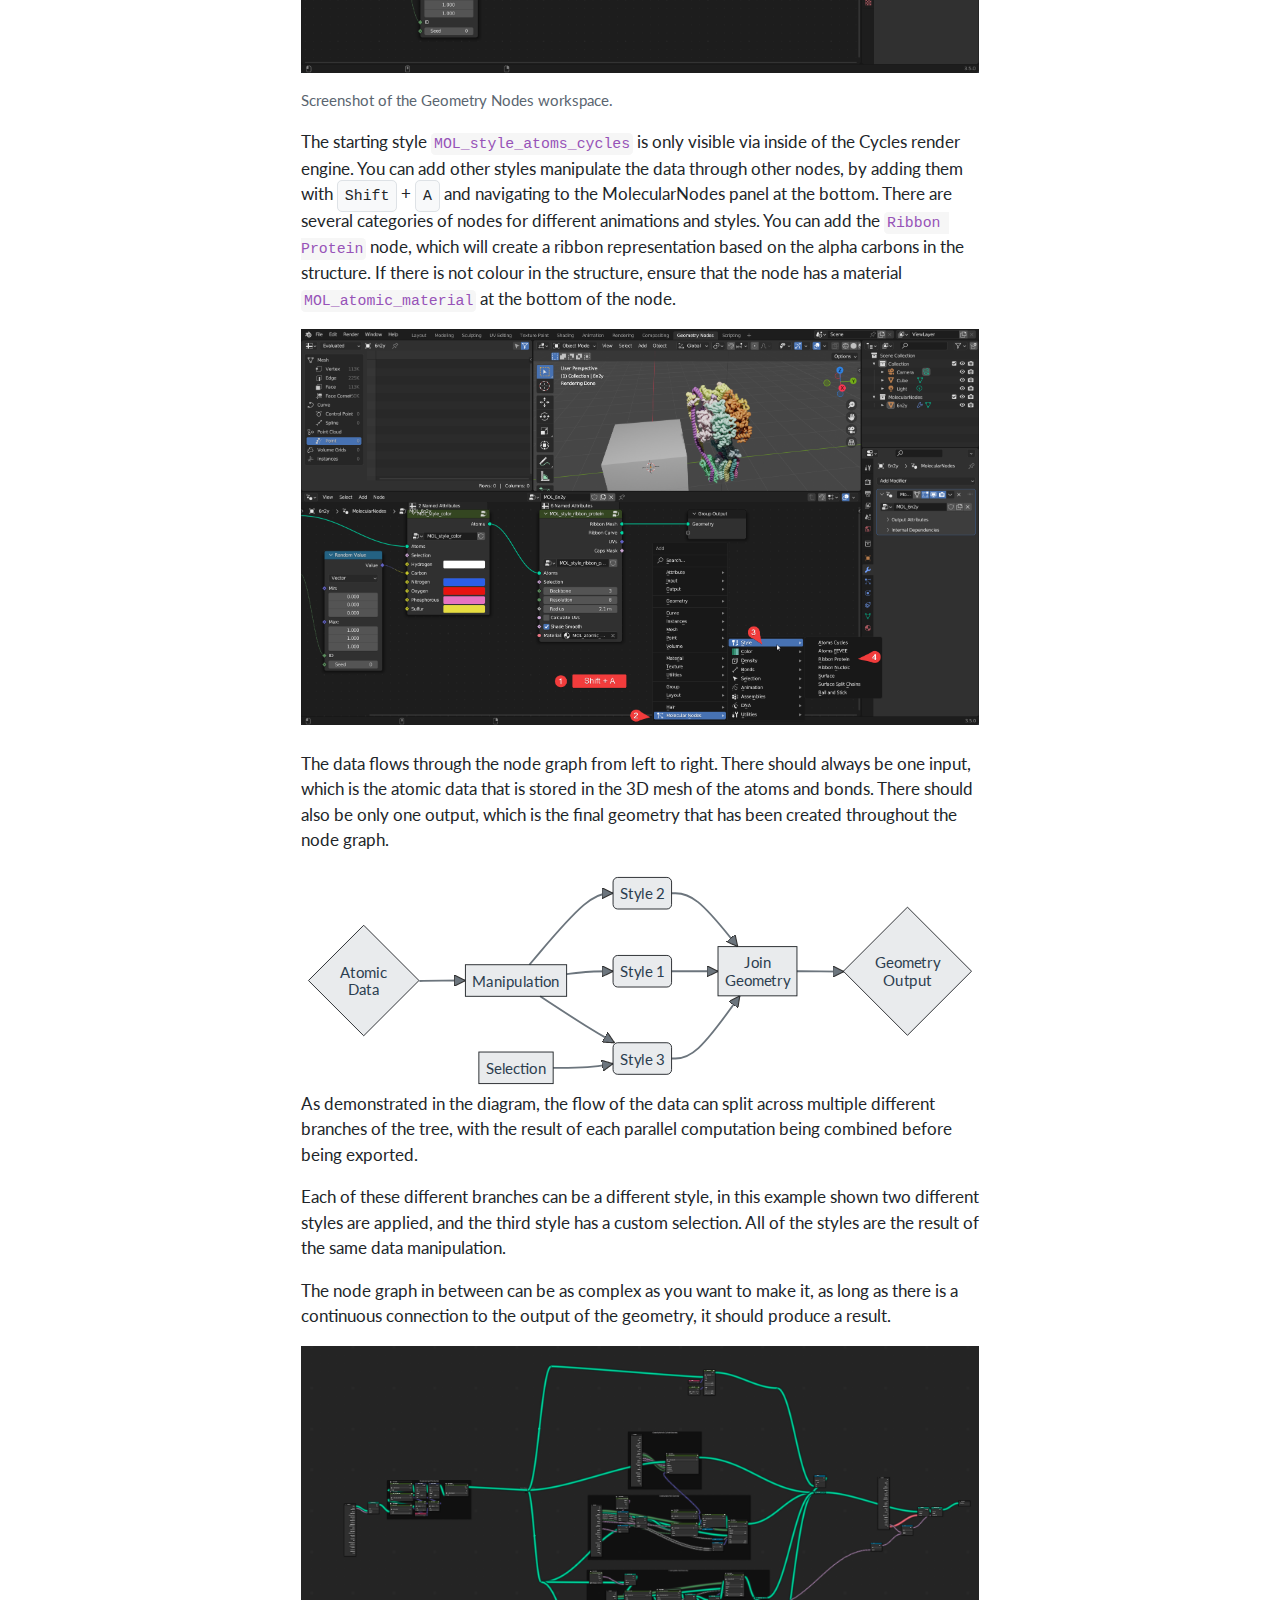
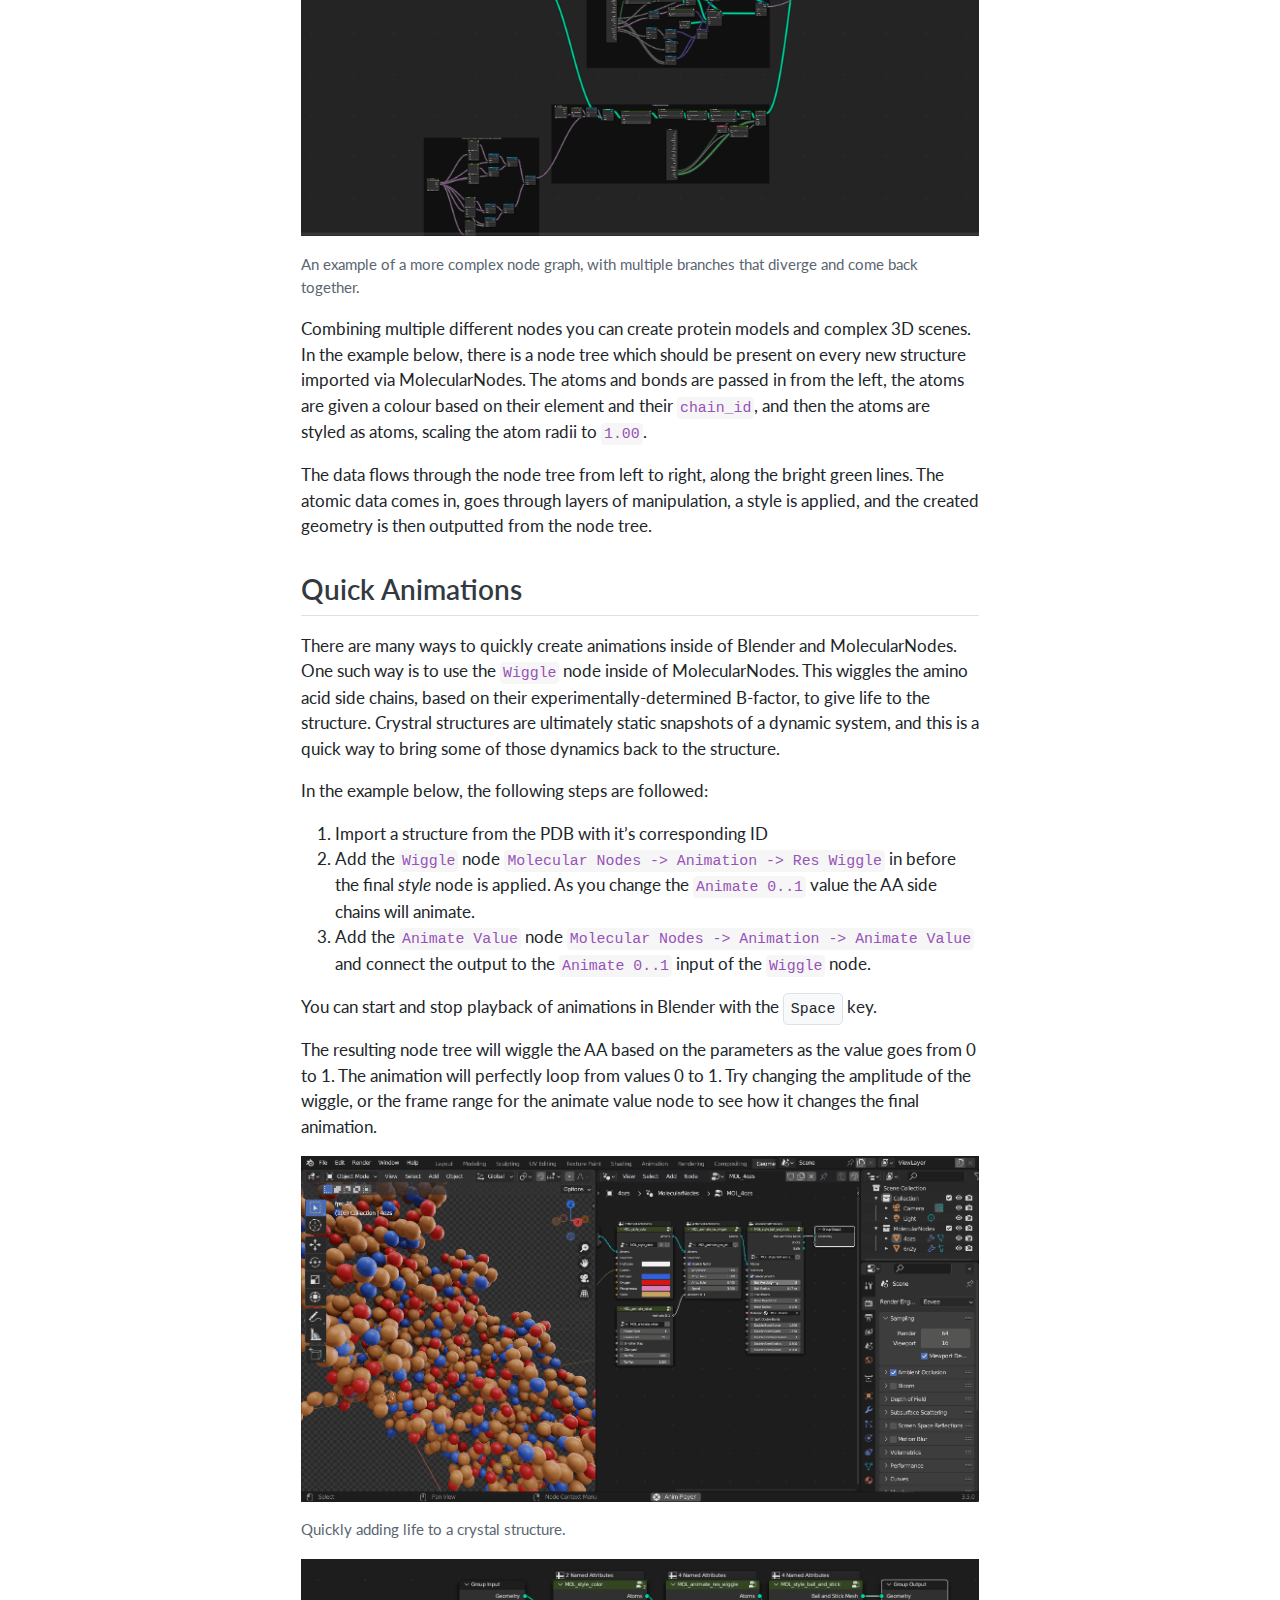
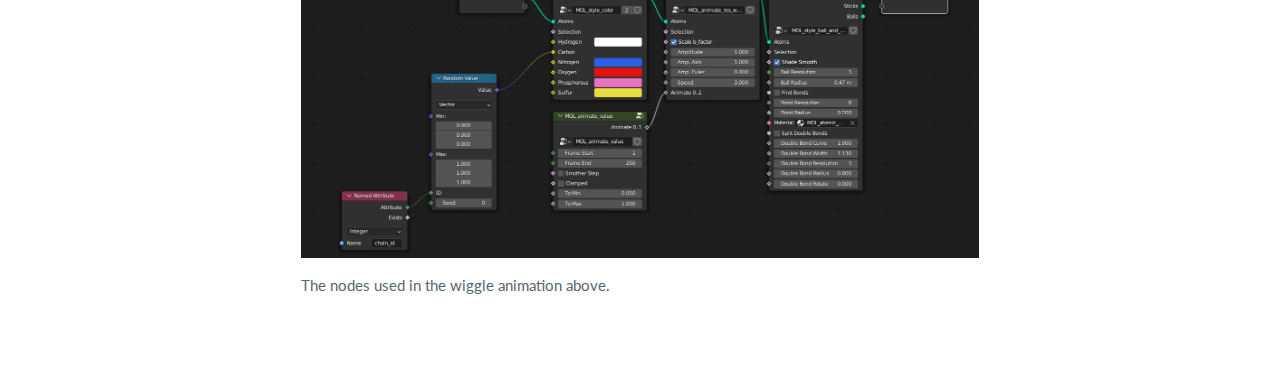
<file: molecular-nodes.html>
<!DOCTYPE html>
<html xmlns="http://www.w3.org/1999/xhtml" lang="en" xml:lang="en"><head>

<meta charset="utf-8">
<meta name="generator" content="quarto-99.9.9">

<meta name="viewport" content="width=device-width, initial-scale=1.0, user-scalable=yes">


<title>Protein Visualisation Workshop - 3. Molecular Nodes</title>
<style>
code{white-space: pre-wrap;}
span.smallcaps{font-variant: small-caps;}
div.columns{display: flex; gap: min(4vw, 1.5em);}
div.column{flex: auto; overflow-x: auto;}
div.hanging-indent{margin-left: 1.5em; text-indent: -1.5em;}
ul.task-list{list-style: none;}
ul.task-list li input[type="checkbox"] {
  width: 0.8em;
  margin: 0 0.8em 0.2em -1em; /* quarto-specific, see https://github.com/quarto-dev/quarto-cli/issues/4556 */ 
  vertical-align: middle;
}
</style>


<script src="site_libs/quarto-nav/quarto-nav.js"></script>
<script src="site_libs/quarto-nav/headroom.min.js"></script>
<script src="site_libs/clipboard/clipboard.min.js"></script>
<script src="site_libs/quarto-search/autocomplete.umd.js"></script>
<script src="site_libs/quarto-search/fuse.min.js"></script>
<script src="site_libs/quarto-search/quarto-search.js"></script>
<meta name="quarto:offset" content="./">
<script src="site_libs/quarto-html/quarto.js"></script>
<script src="site_libs/quarto-html/popper.min.js"></script>
<script src="site_libs/quarto-html/tippy.umd.min.js"></script>
<script src="site_libs/quarto-html/anchor.min.js"></script>
<link href="site_libs/quarto-html/tippy.css" rel="stylesheet">
<link href="site_libs/quarto-html/quarto-syntax-highlighting.css" rel="stylesheet" class="quarto-color-scheme" id="quarto-text-highlighting-styles">
<link href="site_libs/quarto-html/quarto-syntax-highlighting-dark.css" rel="prefetch" class="quarto-color-scheme quarto-color-alternate" id="quarto-text-highlighting-styles">
<script src="site_libs/bootstrap/bootstrap.min.js"></script>
<link href="site_libs/bootstrap/bootstrap-icons.css" rel="stylesheet">
<link href="site_libs/bootstrap/bootstrap.min.css" rel="stylesheet" class="quarto-color-scheme" id="quarto-bootstrap" data-mode="light">
<link href="site_libs/bootstrap/bootstrap-dark.min.css" rel="prefetch" class="quarto-color-scheme quarto-color-alternate" id="quarto-bootstrap" data-mode="dark">
<script src="site_libs/quarto-contrib/glightbox/glightbox.min.js"></script>
<link href="site_libs/quarto-contrib/glightbox/glightbox.min.css" rel="stylesheet">
<link href="site_libs/quarto-contrib/glightbox/lightbox.css" rel="stylesheet">
<script id="quarto-search-options" type="application/json">{
  "location": "sidebar",
  "copy-button": false,
  "collapse-after": 3,
  "panel-placement": "start",
  "type": "textbox",
  "limit": 20,
  "language": {
    "search-no-results-text": "No results",
    "search-matching-documents-text": "matching documents",
    "search-copy-link-title": "Copy link to search",
    "search-hide-matches-text": "Hide additional matches",
    "search-more-match-text": "more match in this document",
    "search-more-matches-text": "more matches in this document",
    "search-clear-button-title": "Clear",
    "search-detached-cancel-button-title": "Cancel",
    "search-submit-button-title": "Submit",
    "search-label": "Search"
  }
}</script>
<script src="site_libs/quarto-diagram/mermaid.min.js"></script>
<script src="site_libs/quarto-diagram/mermaid-init.js"></script>
<link href="site_libs/quarto-diagram/mermaid.css" rel="stylesheet">


<link rel="stylesheet" href="styles.css">
</head>

<body class="nav-sidebar floating">

<div id="quarto-search-results"></div>
  <header id="quarto-header" class="headroom fixed-top">
  <nav class="quarto-secondary-nav">
    <div class="container-fluid d-flex">
      <button type="button" class="quarto-btn-toggle btn" data-bs-toggle="collapse" data-bs-target="#quarto-sidebar,#quarto-sidebar-glass" aria-controls="quarto-sidebar" aria-expanded="false" aria-label="Toggle sidebar navigation" onclick="if (window.quartoToggleHeadroom) { window.quartoToggleHeadroom(); }">
        <i class="bi bi-layout-text-sidebar-reverse"></i>
      </button>
      <nav class="quarto-page-breadcrumbs" aria-label="breadcrumb"><ol class="breadcrumb"><li class="breadcrumb-item"><a href="./introduction.html">Workshop</a></li><li class="breadcrumb-item"><a href="./molecular-nodes.html">3. Molecular Nodes</a></li></ol></nav>
      <a class="flex-grow-1" role="button" data-bs-toggle="collapse" data-bs-target="#quarto-sidebar,#quarto-sidebar-glass" aria-controls="quarto-sidebar" aria-expanded="false" aria-label="Toggle sidebar navigation" onclick="if (window.quartoToggleHeadroom) { window.quartoToggleHeadroom(); }">      
      </a>
      <button type="button" class="btn quarto-search-button" aria-label="" onclick="window.quartoOpenSearch();">
        <i class="bi bi-search"></i>
      </button>
    </div>
  </nav>
</header>
<!-- content -->
<div id="quarto-content" class="quarto-container page-columns page-rows-contents page-layout-article">
<!-- sidebar -->
  <nav id="quarto-sidebar" class="sidebar collapse collapse-horizontal sidebar-navigation floating overflow-auto">
    <div class="pt-lg-2 mt-2 text-left sidebar-header">
    <div class="sidebar-title mb-0 py-0">
      <a href="./">Protein Visualisation Workshop</a> 
        <div class="sidebar-tools-main tools-wide">
    <a href="https://twitter.com/bradyajohnston" title="" class="quarto-navigation-tool px-1" aria-label=""><i class="bi bi-twitter"></i></a>
    <a href="https://github.com/BradyAJohnston/2023-02-02-blender-workshop/" title="" class="quarto-navigation-tool px-1" aria-label=""><i class="bi bi-github"></i></a>
  <a href="" class="quarto-color-scheme-toggle quarto-navigation-tool  px-1" onclick="window.quartoToggleColorScheme(); return false;" title="Toggle dark mode"><i class="bi"></i></a>
</div>
    </div>
      </div>
        <div class="mt-2 flex-shrink-0 align-items-center">
        <div class="sidebar-search">
        <div id="quarto-search" class="" title="Search"></div>
        </div>
        </div>
    <div class="sidebar-menu-container"> 
    <ul class="list-unstyled mt-1">
        <li class="sidebar-item sidebar-item-section">
      <div class="sidebar-item-container"> 
            <a class="sidebar-item-text sidebar-link text-start" data-bs-toggle="collapse" data-bs-target="#quarto-sidebar-section-1" aria-expanded="true">
 <span class="menu-text">Information</span></a>
          <a class="sidebar-item-toggle text-start" data-bs-toggle="collapse" data-bs-target="#quarto-sidebar-section-1" aria-expanded="true" aria-label="Toggle section">
            <i class="bi bi-chevron-right ms-2"></i>
          </a> 
      </div>
      <ul id="quarto-sidebar-section-1" class="collapse list-unstyled sidebar-section depth1 show">  
          <li class="sidebar-item">
  <div class="sidebar-item-container"> 
  <a href="./index.html" class="sidebar-item-text sidebar-link">
 <span class="menu-text">About</span></a>
  </div>
</li>
          <li class="sidebar-item">
  <div class="sidebar-item-container"> 
  <a href="./installation.html" class="sidebar-item-text sidebar-link">
 <span class="menu-text">Installation</span></a>
  </div>
</li>
          <li class="sidebar-item">
  <div class="sidebar-item-container"> 
  <a href="./online-tutorials.html" class="sidebar-item-text sidebar-link">
 <span class="menu-text">Online Tutorials</span></a>
  </div>
</li>
          <li class="sidebar-item">
  <div class="sidebar-item-container"> 
  <a href="./quick-reference.html" class="sidebar-item-text sidebar-link">
 <span class="menu-text">How do I…</span></a>
  </div>
</li>
      </ul>
  </li>
        <li class="sidebar-item sidebar-item-section">
      <div class="sidebar-item-container"> 
            <a class="sidebar-item-text sidebar-link text-start" data-bs-toggle="collapse" data-bs-target="#quarto-sidebar-section-2" aria-expanded="true">
 <span class="menu-text">Workshop</span></a>
          <a class="sidebar-item-toggle text-start" data-bs-toggle="collapse" data-bs-target="#quarto-sidebar-section-2" aria-expanded="true" aria-label="Toggle section">
            <i class="bi bi-chevron-right ms-2"></i>
          </a> 
      </div>
      <ul id="quarto-sidebar-section-2" class="collapse list-unstyled sidebar-section depth1 show">  
          <li class="sidebar-item">
  <div class="sidebar-item-container"> 
  <a href="./introduction.html" class="sidebar-item-text sidebar-link">
 <span class="menu-text">1. Introduction to Blender</span></a>
  </div>
</li>
          <li class="sidebar-item">
  <div class="sidebar-item-container"> 
  <a href="./molecular-nodes.html" class="sidebar-item-text sidebar-link active">
 <span class="menu-text">3. Molecular Nodes</span></a>
  </div>
</li>
          <li class="sidebar-item">
  <div class="sidebar-item-container"> 
  <a href="./exporting-importing.html" class="sidebar-item-text sidebar-link">
 <span class="menu-text">2. PyMol and ChimeraX</span></a>
  </div>
</li>
      </ul>
  </li>
    </ul>
    </div>
</nav>
<div id="quarto-sidebar-glass" data-bs-toggle="collapse" data-bs-target="#quarto-sidebar,#quarto-sidebar-glass"></div>
<!-- margin-sidebar -->
    <div id="quarto-margin-sidebar" class="sidebar margin-sidebar">
        <nav id="TOC" role="doc-toc" class="toc-active">
    <h2 id="toc-title">On this page</h2>
   
  <ul>
  <li><a href="#youtube-tutorials" id="toc-youtube-tutorials" class="nav-link active" data-scroll-target="#youtube-tutorials">YouTube Tutorials</a></li>
  <li><a href="#the-molecularnodes-panel" id="toc-the-molecularnodes-panel" class="nav-link" data-scroll-target="#the-molecularnodes-panel">The MolecularNodes Panel</a></li>
  <li><a href="#rendered-view" id="toc-rendered-view" class="nav-link" data-scroll-target="#rendered-view">Rendered View</a></li>
  <li><a href="#geometry-nodes-editor" id="toc-geometry-nodes-editor" class="nav-link" data-scroll-target="#geometry-nodes-editor">Geometry Nodes Editor</a></li>
  <li><a href="#quick-animations" id="toc-quick-animations" class="nav-link" data-scroll-target="#quick-animations">Quick Animations</a></li>
  </ul>
</nav>
    </div>
<!-- main -->
<main class="content" id="quarto-document-content">

<header id="title-block-header" class="quarto-title-block default">
<div class="quarto-title">
<h1 class="title">3. Molecular Nodes</h1>
</div>



<div class="quarto-title-meta">

    
  
    
  </div>
  

</header>

<p>This is a very basic introduction to Molecular Nodes. How to import a protein from the PDB &amp; change the colour and style via editing the node graph. Molecular Nodes and Geometry Nodes in general has a lot more advanced functionality, and I encourage you to watch other YouTube tutorials and spend time playing around with it to see what is possible. Everything that I have achieved so far is through playing around to see what could be done.</p>
<section id="youtube-tutorials" class="level2 callout-ip">
<h2 class="anchored" data-anchor-id="youtube-tutorials">YouTube Tutorials</h2>
<p>I have also made a series of YouTube tutorials walking through some of the functionality of Molecular Nodes. Currently this tutorial series is for the older version of Molecular Nodes and not the 2.0 version. The basic functionality and idea remain the same, but I will be updating this series once I get enough time.</p>
<iframe width="560" height="315" src="https://www.youtube.com/embed/CvmFaRVmZRU" title="YouTube video player" frameborder="0" allow="accelerometer; autoplay; clipboard-write; encrypted-media; gyroscope; picture-in-picture" allowfullscreen="">
</iframe>
</section>
<section id="the-molecularnodes-panel" class="level2">
<h2 class="anchored" data-anchor-id="the-molecularnodes-panel">The MolecularNodes Panel</h2>
<ol type="1">
<li>Click on the <code>Scene Properties</code> panel, which will show the <code>MolecularNodes</code> panel, which has the buttons and options for downloading and importing protein structures.</li>
<li>Enter your PDB ID of choice and click on download. This will import the molecular data into Blender, and you will see a new object appear in the Outliner (top right) under the MolecularNodes collection.</li>
</ol>
<div class="quarto-figure quarto-figure-center">
<figure class="figure">
<p><a href="images/mn-panel-download-pdb.png" class="lightbox" data-gallery="quarto-lightbox-gallery-1"><img src="images/mn-panel-download-pdb.png" class="img-fluid figure-img"></a></p>
</figure>
</div>
<p>The structure is now imported into the scene. While initially the structure will appear as grey points, this is because Blender has a 3D view for working, then a Rendered view for actually rendering with calculated lighting.</p>
</section>
<section id="rendered-view" class="level2">
<h2 class="anchored" data-anchor-id="rendered-view">Rendered View</h2>
<ol type="1">
<li>Click the ‘Render Properties’ tab, which has the icon for the back of a camera.</li>
<li>Change the render engine from Eevee to Cycles.</li>
<li>Change the render device from CPU to GPU if applicable. Some computers may not have GPU compute available.</li>
<li>Change the view to rendered view, which will calculate the lighting for the scene and show all of the atoms.</li>
</ol>
<div class="quarto-figure quarto-figure-center">
<figure class="figure">
<p><a href="images/mn-render-cycles.png" class="lightbox" data-gallery="quarto-lightbox-gallery-2"><img src="images/mn-render-cycles.png" class="img-fluid figure-img"></a></p>
</figure>
</div>
</section>
<section id="geometry-nodes-editor" class="level2">
<h2 class="anchored" data-anchor-id="geometry-nodes-editor">Geometry Nodes Editor</h2>
<p>This is where we edit the node graph for Molecular Nodes. The node graph is a geometry processing program you create, that is read and executed by Blender from left to right. Each node performs an action on the geometry that is passed into it, and the result of that action is passed out to the right. Think of it as creating a set of rules for the computer to follow. You define the rules, and the computer can follow those same rules, even if you start with a different data set.</p>
<p>The data flows like a river, along the green noodles of the node graph. There must be only 1 final output. If you are using the molecular data, then there must also be a single input.</p>
<div class="quarto-figure quarto-figure-center">
<figure class="figure">
<p><a href="images/CleanShot 2023-06-11 at 15.54.55@2x.png" class="lightbox" data-gallery="quarto-lightbox-gallery-3" title="Example node tree, demonstrating the flow of information through the nodes."><img src="images/CleanShot 2023-06-11 at 15.54.55@2x.png" class="img-fluid figure-img"></a></p>
<figcaption class="figure-caption">Example node tree, demonstrating the flow of information through the nodes.</figcaption>
</figure>
</div>
<div class="cell">
<div class="cell-output-display">
<div>
<div>
<pre class="mermaid mermaid-js">flowchart LR
  A{Atomic\nData} --&gt; B[Manipulation]
  B --&gt; D(Style)
  D --&gt; G{Geometry\nOutput}

</pre>
</div>
</div>
</div>
</div>
<div class="quarto-figure quarto-figure-center">
<figure class="figure">
<p><a href="images/mn-gn-workspace.png" class="lightbox" data-gallery="quarto-lightbox-gallery-4" title="Screenshot of the Geometry Nodes workspace."><img src="images/mn-gn-workspace.png" class="img-fluid figure-img"></a></p>
<figcaption class="figure-caption">Screenshot of the Geometry Nodes workspace.</figcaption>
</figure>
</div>
<p>The starting style <code>MOL_style_atoms_cycles</code> is only visible via inside of the Cycles render engine. You can add other styles manipulate the data through other nodes, by adding them with <kbd>Shift</kbd> + <kbd>A</kbd> and navigating to the MolecularNodes panel at the bottom. There are several categories of nodes for different animations and styles. You can add the <code>Ribbon Protein</code> node, which will create a ribbon representation based on the alpha carbons in the structure. If there is not colour in the structure, ensure that the node has a material <code>MOL_atomic_material</code> at the bottom of the node.</p>
<div class="quarto-figure quarto-figure-center">
<figure class="figure">
<p><a href="images/mn-gn-style-ribbon.png" class="lightbox" data-gallery="quarto-lightbox-gallery-5"><img src="images/mn-gn-style-ribbon.png" class="img-fluid figure-img"></a></p>
</figure>
</div>
<p>The data flows through the node graph from left to right. There should always be one input, which is the atomic data that is stored in the 3D mesh of the atoms and bonds. There should also be only one output, which is the final geometry that has been created throughout the node graph.</p>
<div class="cell">
<div class="cell-output-display">
<div>
<div>
<pre class="mermaid mermaid-js">flowchart LR
  A{Atomic\nData} --&gt; B[Manipulation]

  B --&gt; D(Style 1)
  B --&gt; E(Style 2)
  B --&gt; S(Style 3)

  sS[Selection] --&gt; S

  E --&gt; F[Join\nGeometry]
  D --&gt; F
  S --&gt; F

  F --&gt; G{Geometry\nOutput}
</pre>
</div>
</div>
</div>
</div>
<p>As demonstrated in the diagram, the flow of the data can split across multiple different branches of the tree, with the result of each parallel computation being combined before being exported.</p>
<p>Each of these different branches can be a different style, in this example shown two different styles are applied, and the third style has a custom selection. All of the styles are the result of the same data manipulation.</p>
<p>The node graph in between can be as complex as you want to make it, as long as there is a continuous connection to the output of the geometry, it should produce a result.</p>
<div class="quarto-figure quarto-figure-center">
<figure class="figure">
<p><a href="images/CleanShot 2023-06-11 at 15.57.33@2x.png" class="lightbox" data-gallery="quarto-lightbox-gallery-6" title="An example of a more complex node graph, with multiple branches that diverge and come back together."><img src="images/CleanShot 2023-06-11 at 15.57.33@2x.png" class="img-fluid figure-img"></a></p>
<figcaption class="figure-caption">An example of a more complex node graph, with multiple branches that diverge and come back together.</figcaption>
</figure>
</div>
<p>Combining multiple different nodes you can create protein models and complex 3D scenes. In the example below, there is a node tree which should be present on every new structure imported via MolecularNodes. The atoms and bonds are passed in from the left, the atoms are given a colour based on their element and their <code>chain_id</code>, and then the atoms are styled as atoms, scaling the atom radii to <code>1.00</code>.</p>
<p>The data flows through the node tree from left to right, along the bright green lines. The atomic data comes in, goes through layers of manipulation, a style is applied, and the created geometry is then outputted from the node tree.</p>
</section>
<section id="quick-animations" class="level2">
<h2 class="anchored" data-anchor-id="quick-animations">Quick Animations</h2>
<p>There are many ways to quickly create animations inside of Blender and MolecularNodes. One such way is to use the <code>Wiggle</code> node inside of MolecularNodes. This wiggles the amino acid side chains, based on their experimentally-determined B-factor, to give life to the structure. Crystral structures are ultimately static snapshots of a dynamic system, and this is a quick way to bring some of those dynamics back to the structure.</p>
<p>In the example below, the following steps are followed:</p>
<ol type="1">
<li>Import a structure from the PDB with it’s corresponding ID</li>
<li>Add the <code>Wiggle</code> node <code>Molecular Nodes -&gt; Animation -&gt; Res Wiggle</code> in before the final <em>style</em> node is applied. As you change the <code>Animate 0..1</code> value the AA side chains will animate.</li>
<li>Add the <code>Animate Value</code> node <code>Molecular Nodes -&gt; Animation -&gt; Animate Value</code> and connect the output to the <code>Animate 0..1</code> input of the <code>Wiggle</code> node.</li>
</ol>
<p>You can start and stop playback of animations in Blender with the <kbd>Space</kbd> key.</p>
<p>The resulting node tree will wiggle the AA based on the parameters as the value goes from 0 to 1. The animation will perfectly loop from values 0 to 1. Try changing the amplitude of the wiggle, or the frame range for the animate value node to see how it changes the final animation.</p>
<div class="quarto-figure quarto-figure-center">
<figure class="figure">
<p><a href="images/mn-wiggle-example.gif" class="lightbox" data-gallery="quarto-lightbox-gallery-7" title="Quickly adding life to a crystal structure."><img src="images/mn-wiggle-example.gif" class="img-fluid figure-img" alt="A gif showing amino acids wiggling and moving about as part of a protein cystral structure. Their movement is scaled based on their experimentally determined B-factor."></a></p>
<figcaption class="figure-caption">Quickly adding life to a crystal structure.</figcaption>
</figure>
</div>
<div class="quarto-figure quarto-figure-center">
<figure class="figure">
<p><a href="images/mn-wiggle-nodes.png" class="lightbox" data-gallery="quarto-lightbox-gallery-8" title="The nodes used in the wiggle animation above."><img src="images/mn-wiggle-nodes.png" class="img-fluid figure-img" alt="A screenshot of some geometry nodes inside of Blender. The major nodes pictured are 'MOL_style_colour', 'MOL_animate_res_wiggle' and 'MOL_style_ball_and_stick' which result in an animation of amino acids wiggling about inside of a protein structure."></a></p>
<figcaption class="figure-caption">The nodes used in the wiggle animation above.</figcaption>
</figure>
</div>


</section>

</main> <!-- /main -->
<script id="quarto-html-after-body" type="application/javascript">
window.document.addEventListener("DOMContentLoaded", function (event) {
  const toggleBodyColorMode = (bsSheetEl) => {
    const mode = bsSheetEl.getAttribute("data-mode");
    const bodyEl = window.document.querySelector("body");
    if (mode === "dark") {
      bodyEl.classList.add("quarto-dark");
      bodyEl.classList.remove("quarto-light");
    } else {
      bodyEl.classList.add("quarto-light");
      bodyEl.classList.remove("quarto-dark");
    }
  }
  const toggleBodyColorPrimary = () => {
    const bsSheetEl = window.document.querySelector("link#quarto-bootstrap");
    if (bsSheetEl) {
      toggleBodyColorMode(bsSheetEl);
    }
  }
  toggleBodyColorPrimary();  
  const disableStylesheet = (stylesheets) => {
    for (let i=0; i < stylesheets.length; i++) {
      const stylesheet = stylesheets[i];
      stylesheet.rel = 'prefetch';
    }
  }
  const enableStylesheet = (stylesheets) => {
    for (let i=0; i < stylesheets.length; i++) {
      const stylesheet = stylesheets[i];
      stylesheet.rel = 'stylesheet';
    }
  }
  const manageTransitions = (selector, allowTransitions) => {
    const els = window.document.querySelectorAll(selector);
    for (let i=0; i < els.length; i++) {
      const el = els[i];
      if (allowTransitions) {
        el.classList.remove('notransition');
      } else {
        el.classList.add('notransition');
      }
    }
  }
  const toggleGiscusIfUsed = (isAlternate, darkModeDefault) => {
    const baseTheme = document.querySelector('#giscus-base-theme')?.value ?? 'light';
    const alternateTheme = document.querySelector('#giscus-alt-theme')?.value ?? 'dark';
    let newTheme = '';
    if(darkModeDefault) {
      newTheme = isAlternate ? baseTheme : alternateTheme;
    } else {
      newTheme = isAlternate ? alternateTheme : baseTheme;
    }
    const changeGiscusTheme = () => {
      // From: https://github.com/giscus/giscus/issues/336
      const sendMessage = (message) => {
        const iframe = document.querySelector('iframe.giscus-frame');
        if (!iframe) return;
        iframe.contentWindow.postMessage({ giscus: message }, 'https://giscus.app');
      }
      sendMessage({
        setConfig: {
          theme: newTheme
        }
      });
    }
    const isGiscussLoaded = window.document.querySelector('iframe.giscus-frame') !== null;
    if (isGiscussLoaded) {
      changeGiscusTheme();
    }
  }
  const toggleColorMode = (alternate) => {
    // Switch the stylesheets
    const alternateStylesheets = window.document.querySelectorAll('link.quarto-color-scheme.quarto-color-alternate');
    manageTransitions('#quarto-margin-sidebar .nav-link', false);
    if (alternate) {
      enableStylesheet(alternateStylesheets);
      for (const sheetNode of alternateStylesheets) {
        if (sheetNode.id === "quarto-bootstrap") {
          toggleBodyColorMode(sheetNode);
        }
      }
    } else {
      disableStylesheet(alternateStylesheets);
      toggleBodyColorPrimary();
    }
    manageTransitions('#quarto-margin-sidebar .nav-link', true);
    // Switch the toggles
    const toggles = window.document.querySelectorAll('.quarto-color-scheme-toggle');
    for (let i=0; i < toggles.length; i++) {
      const toggle = toggles[i];
      if (toggle) {
        if (alternate) {
          toggle.classList.add("alternate");     
        } else {
          toggle.classList.remove("alternate");
        }
      }
    }
    // Hack to workaround the fact that safari doesn't
    // properly recolor the scrollbar when toggling (#1455)
    if (navigator.userAgent.indexOf('Safari') > 0 && navigator.userAgent.indexOf('Chrome') == -1) {
      manageTransitions("body", false);
      window.scrollTo(0, 1);
      setTimeout(() => {
        window.scrollTo(0, 0);
        manageTransitions("body", true);
      }, 40);  
    }
  }
  const isFileUrl = () => { 
    return window.location.protocol === 'file:';
  }
  const hasAlternateSentinel = () => {  
    let styleSentinel = getColorSchemeSentinel();
    if (styleSentinel !== null) {
      return styleSentinel === "alternate";
    } else {
      return false;
    }
  }
  const setStyleSentinel = (alternate) => {
    const value = alternate ? "alternate" : "default";
    if (!isFileUrl()) {
      window.localStorage.setItem("quarto-color-scheme", value);
    } else {
      localAlternateSentinel = value;
    }
  }
  const getColorSchemeSentinel = () => {
    if (!isFileUrl()) {
      const storageValue = window.localStorage.getItem("quarto-color-scheme");
      return storageValue != null ? storageValue : localAlternateSentinel;
    } else {
      return localAlternateSentinel;
    }
  }
  const darkModeDefault = false;
  let localAlternateSentinel = darkModeDefault ? 'alternate' : 'default';
  // Dark / light mode switch
  window.quartoToggleColorScheme = () => {
    // Read the current dark / light value 
    let toAlternate = !hasAlternateSentinel();
    toggleColorMode(toAlternate);
    setStyleSentinel(toAlternate);
    toggleGiscusIfUsed(toAlternate, darkModeDefault);
  };
  // Ensure there is a toggle, if there isn't float one in the top right
  if (window.document.querySelector('.quarto-color-scheme-toggle') === null) {
    const a = window.document.createElement('a');
    a.classList.add('top-right');
    a.classList.add('quarto-color-scheme-toggle');
    a.href = "";
    a.onclick = function() { try { window.quartoToggleColorScheme(); } catch {} return false; };
    const i = window.document.createElement("i");
    i.classList.add('bi');
    a.appendChild(i);
    window.document.body.appendChild(a);
  }
  // Switch to dark mode if need be
  if (hasAlternateSentinel()) {
    toggleColorMode(true);
  } else {
    toggleColorMode(false);
  }
  const icon = "";
  const anchorJS = new window.AnchorJS();
  anchorJS.options = {
    placement: 'right',
    icon: icon
  };
  anchorJS.add('.anchored');
  const isCodeAnnotation = (el) => {
    for (const clz of el.classList) {
      if (clz.startsWith('code-annotation-')) {                     
        return true;
      }
    }
    return false;
  }
  const clipboard = new window.ClipboardJS('.code-copy-button', {
    text: function(trigger) {
      const codeEl = trigger.previousElementSibling.cloneNode(true);
      for (const childEl of codeEl.children) {
        if (isCodeAnnotation(childEl)) {
          childEl.remove();
        }
      }
      return codeEl.innerText;
    }
  });
  clipboard.on('success', function(e) {
    // button target
    const button = e.trigger;
    // don't keep focus
    button.blur();
    // flash "checked"
    button.classList.add('code-copy-button-checked');
    var currentTitle = button.getAttribute("title");
    button.setAttribute("title", "Copied!");
    let tooltip;
    if (window.bootstrap) {
      button.setAttribute("data-bs-toggle", "tooltip");
      button.setAttribute("data-bs-placement", "left");
      button.setAttribute("data-bs-title", "Copied!");
      tooltip = new bootstrap.Tooltip(button, 
        { trigger: "manual", 
          customClass: "code-copy-button-tooltip",
          offset: [0, -8]});
      tooltip.show();    
    }
    setTimeout(function() {
      if (tooltip) {
        tooltip.hide();
        button.removeAttribute("data-bs-title");
        button.removeAttribute("data-bs-toggle");
        button.removeAttribute("data-bs-placement");
      }
      button.setAttribute("title", currentTitle);
      button.classList.remove('code-copy-button-checked');
    }, 1000);
    // clear code selection
    e.clearSelection();
  });
  function tippyHover(el, contentFn, onTriggerFn, onUntriggerFn) {
    const config = {
      allowHTML: true,
      maxWidth: 500,
      delay: 100,
      arrow: false,
      appendTo: function(el) {
          return el.parentElement;
      },
      interactive: true,
      interactiveBorder: 10,
      theme: 'quarto',
      placement: 'bottom-start',
    };
    if (contentFn) {
      config.content = contentFn;
    }
    if (onTriggerFn) {
      config.onTrigger = onTriggerFn;
    }
    if (onUntriggerFn) {
      config.onUntrigger = onUntriggerFn;
    }
    window.tippy(el, config); 
  }
  const noterefs = window.document.querySelectorAll('a[role="doc-noteref"]');
  for (var i=0; i<noterefs.length; i++) {
    const ref = noterefs[i];
    tippyHover(ref, function() {
      // use id or data attribute instead here
      let href = ref.getAttribute('data-footnote-href') || ref.getAttribute('href');
      try { href = new URL(href).hash; } catch {}
      const id = href.replace(/^#\/?/, "");
      const note = window.document.getElementById(id);
      return note.innerHTML;
    });
  }
  const xrefs = window.document.querySelectorAll('a.quarto-xref');
  const processXRef = (id, note) => {
    if (id.startsWith('sec-')) {
      // Special case sections, only their first couple elements
      const container = document.createElement("div");
      if (note.children && note.children.length > 2) {
        for (let i = 0; i < 2; i++) {
          container.appendChild(note.children[i].cloneNode(true));
        }
        return container.innerHTML
      } else {
        return note.innerHTML;
      }
    } else {
      return note.innerHTML;
    }
  }
  for (var i=0; i<xrefs.length; i++) {
    const xref = xrefs[i];
    tippyHover(xref, undefined, function(instance) {
      instance.disable();
      let url = xref.getAttribute('href');
      let hash = undefined; 
      try { hash = new URL(url).hash; } catch {}
      const id = hash.replace(/^#\/?/, "");
      const note = window.document.getElementById(id);
      if (note !== null) {
        try {
          const html = processXRef(id, note);
          instance.setContent(html);
        } finally {
          instance.enable();
          instance.show();
        }
      } else {
        // See if we can fetch this
        fetch(url.split('#')[0])
        .then(res => res.text())
        .then(html => {
          const parser = new DOMParser();
          const htmlDoc = parser.parseFromString(html, "text/html");
          const note = htmlDoc.getElementById(id);
          console.log(htmlDoc.body.innerHTML);
          if (note !== null) {
            const html = processXRef(id, note);
            instance.setContent(html);
          } 
        }).finally(() => {
          instance.enable();
          instance.show();
        });
      }
    }, function(instance) {
    });
  }
      let selectedAnnoteEl;
      const selectorForAnnotation = ( cell, annotation) => {
        let cellAttr = 'data-code-cell="' + cell + '"';
        let lineAttr = 'data-code-annotation="' +  annotation + '"';
        const selector = 'span[' + cellAttr + '][' + lineAttr + ']';
        return selector;
      }
      const selectCodeLines = (annoteEl) => {
        const doc = window.document;
        const targetCell = annoteEl.getAttribute("data-target-cell");
        const targetAnnotation = annoteEl.getAttribute("data-target-annotation");
        const annoteSpan = window.document.querySelector(selectorForAnnotation(targetCell, targetAnnotation));
        const lines = annoteSpan.getAttribute("data-code-lines").split(",");
        const lineIds = lines.map((line) => {
          return targetCell + "-" + line;
        })
        let top = null;
        let height = null;
        let parent = null;
        if (lineIds.length > 0) {
            //compute the position of the single el (top and bottom and make a div)
            const el = window.document.getElementById(lineIds[0]);
            top = el.offsetTop;
            height = el.offsetHeight;
            parent = el.parentElement.parentElement;
          if (lineIds.length > 1) {
            const lastEl = window.document.getElementById(lineIds[lineIds.length - 1]);
            const bottom = lastEl.offsetTop + lastEl.offsetHeight;
            height = bottom - top;
          }
          if (top !== null && height !== null && parent !== null) {
            // cook up a div (if necessary) and position it 
            let div = window.document.getElementById("code-annotation-line-highlight");
            if (div === null) {
              div = window.document.createElement("div");
              div.setAttribute("id", "code-annotation-line-highlight");
              div.style.position = 'absolute';
              parent.appendChild(div);
            }
            div.style.top = top - 2 + "px";
            div.style.height = height + 4 + "px";
            let gutterDiv = window.document.getElementById("code-annotation-line-highlight-gutter");
            if (gutterDiv === null) {
              gutterDiv = window.document.createElement("div");
              gutterDiv.setAttribute("id", "code-annotation-line-highlight-gutter");
              gutterDiv.style.position = 'absolute';
              const codeCell = window.document.getElementById(targetCell);
              const gutter = codeCell.querySelector('.code-annotation-gutter');
              gutter.appendChild(gutterDiv);
            }
            gutterDiv.style.top = top - 2 + "px";
            gutterDiv.style.height = height + 4 + "px";
          }
          selectedAnnoteEl = annoteEl;
        }
      };
      const unselectCodeLines = () => {
        const elementsIds = ["code-annotation-line-highlight", "code-annotation-line-highlight-gutter"];
        elementsIds.forEach((elId) => {
          const div = window.document.getElementById(elId);
          if (div) {
            div.remove();
          }
        });
        selectedAnnoteEl = undefined;
      };
      // Attach click handler to the DT
      const annoteDls = window.document.querySelectorAll('dt[data-target-cell]');
      for (const annoteDlNode of annoteDls) {
        annoteDlNode.addEventListener('click', (event) => {
          const clickedEl = event.target;
          if (clickedEl !== selectedAnnoteEl) {
            unselectCodeLines();
            const activeEl = window.document.querySelector('dt[data-target-cell].code-annotation-active');
            if (activeEl) {
              activeEl.classList.remove('code-annotation-active');
            }
            selectCodeLines(clickedEl);
            clickedEl.classList.add('code-annotation-active');
          } else {
            // Unselect the line
            unselectCodeLines();
            clickedEl.classList.remove('code-annotation-active');
          }
        });
      }
  const findCites = (el) => {
    const parentEl = el.parentElement;
    if (parentEl) {
      const cites = parentEl.dataset.cites;
      if (cites) {
        return {
          el,
          cites: cites.split(' ')
        };
      } else {
        return findCites(el.parentElement)
      }
    } else {
      return undefined;
    }
  };
  var bibliorefs = window.document.querySelectorAll('a[role="doc-biblioref"]');
  for (var i=0; i<bibliorefs.length; i++) {
    const ref = bibliorefs[i];
    const citeInfo = findCites(ref);
    if (citeInfo) {
      tippyHover(citeInfo.el, function() {
        var popup = window.document.createElement('div');
        citeInfo.cites.forEach(function(cite) {
          var citeDiv = window.document.createElement('div');
          citeDiv.classList.add('hanging-indent');
          citeDiv.classList.add('csl-entry');
          var biblioDiv = window.document.getElementById('ref-' + cite);
          if (biblioDiv) {
            citeDiv.innerHTML = biblioDiv.innerHTML;
          }
          popup.appendChild(citeDiv);
        });
        return popup.innerHTML;
      });
    }
  }
});
</script>
</div> <!-- /content -->
<script>var lightboxQuarto = GLightbox({"openEffect":"zoom","loop":true,"selector":".lightbox","descPosition":"bottom","closeEffect":"zoom"});</script>



</body></html>
</file>
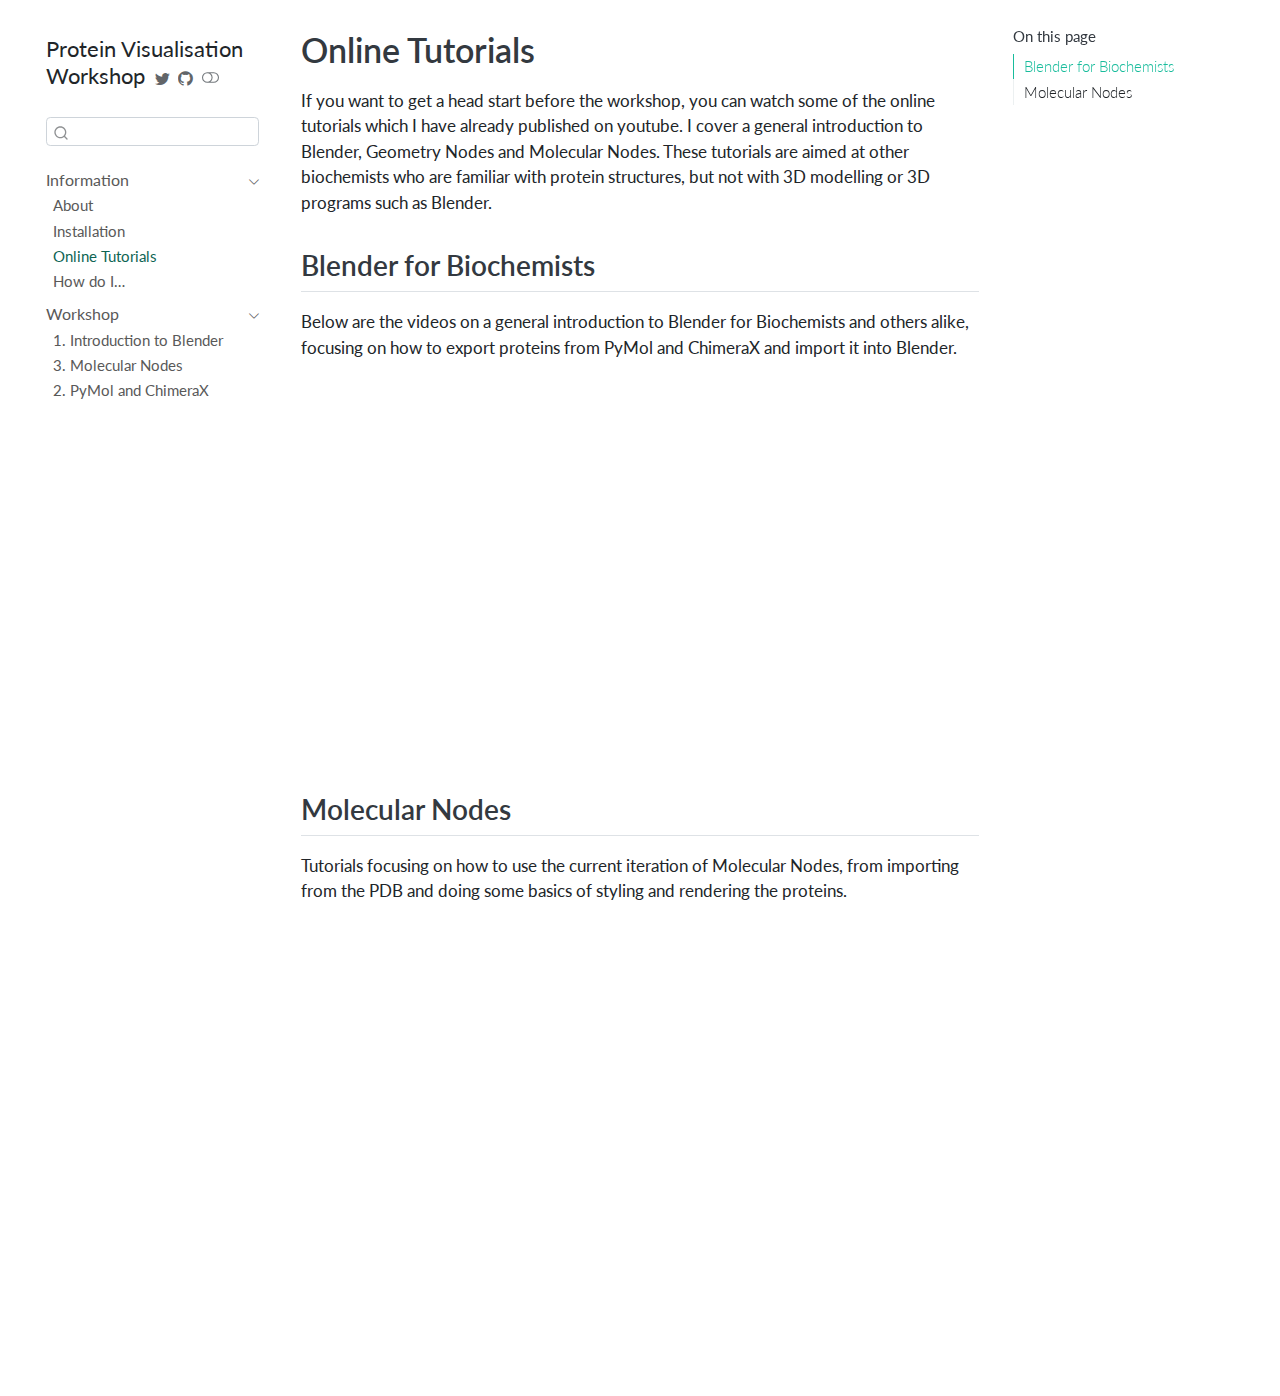
<file: online-tutorials.html>
<!DOCTYPE html>
<html xmlns="http://www.w3.org/1999/xhtml" lang="en" xml:lang="en"><head>

<meta charset="utf-8">
<meta name="generator" content="quarto-99.9.9">

<meta name="viewport" content="width=device-width, initial-scale=1.0, user-scalable=yes">


<title>Protein Visualisation Workshop - Online Tutorials</title>
<style>
code{white-space: pre-wrap;}
span.smallcaps{font-variant: small-caps;}
div.columns{display: flex; gap: min(4vw, 1.5em);}
div.column{flex: auto; overflow-x: auto;}
div.hanging-indent{margin-left: 1.5em; text-indent: -1.5em;}
ul.task-list{list-style: none;}
ul.task-list li input[type="checkbox"] {
  width: 0.8em;
  margin: 0 0.8em 0.2em -1em; /* quarto-specific, see https://github.com/quarto-dev/quarto-cli/issues/4556 */ 
  vertical-align: middle;
}
</style>


<script src="site_libs/quarto-nav/quarto-nav.js"></script>
<script src="site_libs/quarto-nav/headroom.min.js"></script>
<script src="site_libs/clipboard/clipboard.min.js"></script>
<script src="site_libs/quarto-search/autocomplete.umd.js"></script>
<script src="site_libs/quarto-search/fuse.min.js"></script>
<script src="site_libs/quarto-search/quarto-search.js"></script>
<meta name="quarto:offset" content="./">
<script src="site_libs/quarto-html/quarto.js"></script>
<script src="site_libs/quarto-html/popper.min.js"></script>
<script src="site_libs/quarto-html/tippy.umd.min.js"></script>
<script src="site_libs/quarto-html/anchor.min.js"></script>
<link href="site_libs/quarto-html/tippy.css" rel="stylesheet">
<link href="site_libs/quarto-html/quarto-syntax-highlighting.css" rel="stylesheet" class="quarto-color-scheme" id="quarto-text-highlighting-styles">
<link href="site_libs/quarto-html/quarto-syntax-highlighting-dark.css" rel="prefetch" class="quarto-color-scheme quarto-color-alternate" id="quarto-text-highlighting-styles">
<script src="site_libs/bootstrap/bootstrap.min.js"></script>
<link href="site_libs/bootstrap/bootstrap-icons.css" rel="stylesheet">
<link href="site_libs/bootstrap/bootstrap.min.css" rel="stylesheet" class="quarto-color-scheme" id="quarto-bootstrap" data-mode="light">
<link href="site_libs/bootstrap/bootstrap-dark.min.css" rel="prefetch" class="quarto-color-scheme quarto-color-alternate" id="quarto-bootstrap" data-mode="dark">
<script id="quarto-search-options" type="application/json">{
  "location": "sidebar",
  "copy-button": false,
  "collapse-after": 3,
  "panel-placement": "start",
  "type": "textbox",
  "limit": 20,
  "language": {
    "search-no-results-text": "No results",
    "search-matching-documents-text": "matching documents",
    "search-copy-link-title": "Copy link to search",
    "search-hide-matches-text": "Hide additional matches",
    "search-more-match-text": "more match in this document",
    "search-more-matches-text": "more matches in this document",
    "search-clear-button-title": "Clear",
    "search-detached-cancel-button-title": "Cancel",
    "search-submit-button-title": "Submit",
    "search-label": "Search"
  }
}</script>


<link rel="stylesheet" href="styles.css">
</head>

<body class="nav-sidebar floating">

<div id="quarto-search-results"></div>
  <header id="quarto-header" class="headroom fixed-top">
  <nav class="quarto-secondary-nav">
    <div class="container-fluid d-flex">
      <button type="button" class="quarto-btn-toggle btn" data-bs-toggle="collapse" data-bs-target="#quarto-sidebar,#quarto-sidebar-glass" aria-controls="quarto-sidebar" aria-expanded="false" aria-label="Toggle sidebar navigation" onclick="if (window.quartoToggleHeadroom) { window.quartoToggleHeadroom(); }">
        <i class="bi bi-layout-text-sidebar-reverse"></i>
      </button>
      <nav class="quarto-page-breadcrumbs" aria-label="breadcrumb"><ol class="breadcrumb"><li class="breadcrumb-item"><a href="./index.html">Information</a></li><li class="breadcrumb-item"><a href="./online-tutorials.html">Online Tutorials</a></li></ol></nav>
      <a class="flex-grow-1" role="button" data-bs-toggle="collapse" data-bs-target="#quarto-sidebar,#quarto-sidebar-glass" aria-controls="quarto-sidebar" aria-expanded="false" aria-label="Toggle sidebar navigation" onclick="if (window.quartoToggleHeadroom) { window.quartoToggleHeadroom(); }">      
      </a>
      <button type="button" class="btn quarto-search-button" aria-label="" onclick="window.quartoOpenSearch();">
        <i class="bi bi-search"></i>
      </button>
    </div>
  </nav>
</header>
<!-- content -->
<div id="quarto-content" class="quarto-container page-columns page-rows-contents page-layout-article">
<!-- sidebar -->
  <nav id="quarto-sidebar" class="sidebar collapse collapse-horizontal sidebar-navigation floating overflow-auto">
    <div class="pt-lg-2 mt-2 text-left sidebar-header">
    <div class="sidebar-title mb-0 py-0">
      <a href="./">Protein Visualisation Workshop</a> 
        <div class="sidebar-tools-main tools-wide">
    <a href="https://twitter.com/bradyajohnston" title="" class="quarto-navigation-tool px-1" aria-label=""><i class="bi bi-twitter"></i></a>
    <a href="https://github.com/BradyAJohnston/2023-02-02-blender-workshop/" title="" class="quarto-navigation-tool px-1" aria-label=""><i class="bi bi-github"></i></a>
  <a href="" class="quarto-color-scheme-toggle quarto-navigation-tool  px-1" onclick="window.quartoToggleColorScheme(); return false;" title="Toggle dark mode"><i class="bi"></i></a>
</div>
    </div>
      </div>
        <div class="mt-2 flex-shrink-0 align-items-center">
        <div class="sidebar-search">
        <div id="quarto-search" class="" title="Search"></div>
        </div>
        </div>
    <div class="sidebar-menu-container"> 
    <ul class="list-unstyled mt-1">
        <li class="sidebar-item sidebar-item-section">
      <div class="sidebar-item-container"> 
            <a class="sidebar-item-text sidebar-link text-start" data-bs-toggle="collapse" data-bs-target="#quarto-sidebar-section-1" aria-expanded="true">
 <span class="menu-text">Information</span></a>
          <a class="sidebar-item-toggle text-start" data-bs-toggle="collapse" data-bs-target="#quarto-sidebar-section-1" aria-expanded="true" aria-label="Toggle section">
            <i class="bi bi-chevron-right ms-2"></i>
          </a> 
      </div>
      <ul id="quarto-sidebar-section-1" class="collapse list-unstyled sidebar-section depth1 show">  
          <li class="sidebar-item">
  <div class="sidebar-item-container"> 
  <a href="./index.html" class="sidebar-item-text sidebar-link">
 <span class="menu-text">About</span></a>
  </div>
</li>
          <li class="sidebar-item">
  <div class="sidebar-item-container"> 
  <a href="./installation.html" class="sidebar-item-text sidebar-link">
 <span class="menu-text">Installation</span></a>
  </div>
</li>
          <li class="sidebar-item">
  <div class="sidebar-item-container"> 
  <a href="./online-tutorials.html" class="sidebar-item-text sidebar-link active">
 <span class="menu-text">Online Tutorials</span></a>
  </div>
</li>
          <li class="sidebar-item">
  <div class="sidebar-item-container"> 
  <a href="./quick-reference.html" class="sidebar-item-text sidebar-link">
 <span class="menu-text">How do I…</span></a>
  </div>
</li>
      </ul>
  </li>
        <li class="sidebar-item sidebar-item-section">
      <div class="sidebar-item-container"> 
            <a class="sidebar-item-text sidebar-link text-start" data-bs-toggle="collapse" data-bs-target="#quarto-sidebar-section-2" aria-expanded="true">
 <span class="menu-text">Workshop</span></a>
          <a class="sidebar-item-toggle text-start" data-bs-toggle="collapse" data-bs-target="#quarto-sidebar-section-2" aria-expanded="true" aria-label="Toggle section">
            <i class="bi bi-chevron-right ms-2"></i>
          </a> 
      </div>
      <ul id="quarto-sidebar-section-2" class="collapse list-unstyled sidebar-section depth1 show">  
          <li class="sidebar-item">
  <div class="sidebar-item-container"> 
  <a href="./introduction.html" class="sidebar-item-text sidebar-link">
 <span class="menu-text">1. Introduction to Blender</span></a>
  </div>
</li>
          <li class="sidebar-item">
  <div class="sidebar-item-container"> 
  <a href="./molecular-nodes.html" class="sidebar-item-text sidebar-link">
 <span class="menu-text">3. Molecular Nodes</span></a>
  </div>
</li>
          <li class="sidebar-item">
  <div class="sidebar-item-container"> 
  <a href="./exporting-importing.html" class="sidebar-item-text sidebar-link">
 <span class="menu-text">2. PyMol and ChimeraX</span></a>
  </div>
</li>
      </ul>
  </li>
    </ul>
    </div>
</nav>
<div id="quarto-sidebar-glass" data-bs-toggle="collapse" data-bs-target="#quarto-sidebar,#quarto-sidebar-glass"></div>
<!-- margin-sidebar -->
    <div id="quarto-margin-sidebar" class="sidebar margin-sidebar">
        <nav id="TOC" role="doc-toc" class="toc-active">
    <h2 id="toc-title">On this page</h2>
   
  <ul>
  <li><a href="#blender-for-biochemists" id="toc-blender-for-biochemists" class="nav-link active" data-scroll-target="#blender-for-biochemists">Blender for Biochemists</a></li>
  <li><a href="#molecular-nodes" id="toc-molecular-nodes" class="nav-link" data-scroll-target="#molecular-nodes">Molecular Nodes</a></li>
  </ul>
</nav>
    </div>
<!-- main -->
<main class="content" id="quarto-document-content">

<header id="title-block-header" class="quarto-title-block default">
<div class="quarto-title">
<h1 class="title">Online Tutorials</h1>
</div>



<div class="quarto-title-meta">

    
  
    
  </div>
  

</header>

<p>If you want to get a head start before the workshop, you can watch some of the online tutorials which I have already published on youtube. I cover a general introduction to Blender, Geometry Nodes and Molecular Nodes. These tutorials are aimed at other biochemists who are familiar with protein structures, but not with 3D modelling or 3D programs such as Blender.</p>
<section id="blender-for-biochemists" class="level2">
<h2 class="anchored" data-anchor-id="blender-for-biochemists">Blender for Biochemists</h2>
<p>Below are the videos on a general introduction to Blender for Biochemists and others alike, focusing on how to export proteins from PyMol and ChimeraX and import it into Blender.</p>
<div class="quarto-video ratio ratio-16x9"><iframe data-external="1" src="https://www.youtube.com/embed/CfkjBoOaw0g" title="" frameborder="0" allow="accelerometer; autoplay; clipboard-write; encrypted-media; gyroscope; picture-in-picture" allowfullscreen=""></iframe></div>
</section>
<section id="molecular-nodes" class="level2">
<h2 class="anchored" data-anchor-id="molecular-nodes">Molecular Nodes</h2>
<p>Tutorials focusing on how to use the current iteration of Molecular Nodes, from importing from the PDB and doing some basics of styling and rendering the proteins.</p>
<div class="quarto-video ratio ratio-16x9"><iframe data-external="1" src="https://www.youtube.com/embed/CvmFaRVmZRU" title="" frameborder="0" allow="accelerometer; autoplay; clipboard-write; encrypted-media; gyroscope; picture-in-picture" allowfullscreen=""></iframe></div>


</section>

</main> <!-- /main -->
<script id="quarto-html-after-body" type="application/javascript">
window.document.addEventListener("DOMContentLoaded", function (event) {
  const toggleBodyColorMode = (bsSheetEl) => {
    const mode = bsSheetEl.getAttribute("data-mode");
    const bodyEl = window.document.querySelector("body");
    if (mode === "dark") {
      bodyEl.classList.add("quarto-dark");
      bodyEl.classList.remove("quarto-light");
    } else {
      bodyEl.classList.add("quarto-light");
      bodyEl.classList.remove("quarto-dark");
    }
  }
  const toggleBodyColorPrimary = () => {
    const bsSheetEl = window.document.querySelector("link#quarto-bootstrap");
    if (bsSheetEl) {
      toggleBodyColorMode(bsSheetEl);
    }
  }
  toggleBodyColorPrimary();  
  const disableStylesheet = (stylesheets) => {
    for (let i=0; i < stylesheets.length; i++) {
      const stylesheet = stylesheets[i];
      stylesheet.rel = 'prefetch';
    }
  }
  const enableStylesheet = (stylesheets) => {
    for (let i=0; i < stylesheets.length; i++) {
      const stylesheet = stylesheets[i];
      stylesheet.rel = 'stylesheet';
    }
  }
  const manageTransitions = (selector, allowTransitions) => {
    const els = window.document.querySelectorAll(selector);
    for (let i=0; i < els.length; i++) {
      const el = els[i];
      if (allowTransitions) {
        el.classList.remove('notransition');
      } else {
        el.classList.add('notransition');
      }
    }
  }
  const toggleGiscusIfUsed = (isAlternate, darkModeDefault) => {
    const baseTheme = document.querySelector('#giscus-base-theme')?.value ?? 'light';
    const alternateTheme = document.querySelector('#giscus-alt-theme')?.value ?? 'dark';
    let newTheme = '';
    if(darkModeDefault) {
      newTheme = isAlternate ? baseTheme : alternateTheme;
    } else {
      newTheme = isAlternate ? alternateTheme : baseTheme;
    }
    const changeGiscusTheme = () => {
      // From: https://github.com/giscus/giscus/issues/336
      const sendMessage = (message) => {
        const iframe = document.querySelector('iframe.giscus-frame');
        if (!iframe) return;
        iframe.contentWindow.postMessage({ giscus: message }, 'https://giscus.app');
      }
      sendMessage({
        setConfig: {
          theme: newTheme
        }
      });
    }
    const isGiscussLoaded = window.document.querySelector('iframe.giscus-frame') !== null;
    if (isGiscussLoaded) {
      changeGiscusTheme();
    }
  }
  const toggleColorMode = (alternate) => {
    // Switch the stylesheets
    const alternateStylesheets = window.document.querySelectorAll('link.quarto-color-scheme.quarto-color-alternate');
    manageTransitions('#quarto-margin-sidebar .nav-link', false);
    if (alternate) {
      enableStylesheet(alternateStylesheets);
      for (const sheetNode of alternateStylesheets) {
        if (sheetNode.id === "quarto-bootstrap") {
          toggleBodyColorMode(sheetNode);
        }
      }
    } else {
      disableStylesheet(alternateStylesheets);
      toggleBodyColorPrimary();
    }
    manageTransitions('#quarto-margin-sidebar .nav-link', true);
    // Switch the toggles
    const toggles = window.document.querySelectorAll('.quarto-color-scheme-toggle');
    for (let i=0; i < toggles.length; i++) {
      const toggle = toggles[i];
      if (toggle) {
        if (alternate) {
          toggle.classList.add("alternate");     
        } else {
          toggle.classList.remove("alternate");
        }
      }
    }
    // Hack to workaround the fact that safari doesn't
    // properly recolor the scrollbar when toggling (#1455)
    if (navigator.userAgent.indexOf('Safari') > 0 && navigator.userAgent.indexOf('Chrome') == -1) {
      manageTransitions("body", false);
      window.scrollTo(0, 1);
      setTimeout(() => {
        window.scrollTo(0, 0);
        manageTransitions("body", true);
      }, 40);  
    }
  }
  const isFileUrl = () => { 
    return window.location.protocol === 'file:';
  }
  const hasAlternateSentinel = () => {  
    let styleSentinel = getColorSchemeSentinel();
    if (styleSentinel !== null) {
      return styleSentinel === "alternate";
    } else {
      return false;
    }
  }
  const setStyleSentinel = (alternate) => {
    const value = alternate ? "alternate" : "default";
    if (!isFileUrl()) {
      window.localStorage.setItem("quarto-color-scheme", value);
    } else {
      localAlternateSentinel = value;
    }
  }
  const getColorSchemeSentinel = () => {
    if (!isFileUrl()) {
      const storageValue = window.localStorage.getItem("quarto-color-scheme");
      return storageValue != null ? storageValue : localAlternateSentinel;
    } else {
      return localAlternateSentinel;
    }
  }
  const darkModeDefault = false;
  let localAlternateSentinel = darkModeDefault ? 'alternate' : 'default';
  // Dark / light mode switch
  window.quartoToggleColorScheme = () => {
    // Read the current dark / light value 
    let toAlternate = !hasAlternateSentinel();
    toggleColorMode(toAlternate);
    setStyleSentinel(toAlternate);
    toggleGiscusIfUsed(toAlternate, darkModeDefault);
  };
  // Ensure there is a toggle, if there isn't float one in the top right
  if (window.document.querySelector('.quarto-color-scheme-toggle') === null) {
    const a = window.document.createElement('a');
    a.classList.add('top-right');
    a.classList.add('quarto-color-scheme-toggle');
    a.href = "";
    a.onclick = function() { try { window.quartoToggleColorScheme(); } catch {} return false; };
    const i = window.document.createElement("i");
    i.classList.add('bi');
    a.appendChild(i);
    window.document.body.appendChild(a);
  }
  // Switch to dark mode if need be
  if (hasAlternateSentinel()) {
    toggleColorMode(true);
  } else {
    toggleColorMode(false);
  }
  const icon = "";
  const anchorJS = new window.AnchorJS();
  anchorJS.options = {
    placement: 'right',
    icon: icon
  };
  anchorJS.add('.anchored');
  const isCodeAnnotation = (el) => {
    for (const clz of el.classList) {
      if (clz.startsWith('code-annotation-')) {                     
        return true;
      }
    }
    return false;
  }
  const clipboard = new window.ClipboardJS('.code-copy-button', {
    text: function(trigger) {
      const codeEl = trigger.previousElementSibling.cloneNode(true);
      for (const childEl of codeEl.children) {
        if (isCodeAnnotation(childEl)) {
          childEl.remove();
        }
      }
      return codeEl.innerText;
    }
  });
  clipboard.on('success', function(e) {
    // button target
    const button = e.trigger;
    // don't keep focus
    button.blur();
    // flash "checked"
    button.classList.add('code-copy-button-checked');
    var currentTitle = button.getAttribute("title");
    button.setAttribute("title", "Copied!");
    let tooltip;
    if (window.bootstrap) {
      button.setAttribute("data-bs-toggle", "tooltip");
      button.setAttribute("data-bs-placement", "left");
      button.setAttribute("data-bs-title", "Copied!");
      tooltip = new bootstrap.Tooltip(button, 
        { trigger: "manual", 
          customClass: "code-copy-button-tooltip",
          offset: [0, -8]});
      tooltip.show();    
    }
    setTimeout(function() {
      if (tooltip) {
        tooltip.hide();
        button.removeAttribute("data-bs-title");
        button.removeAttribute("data-bs-toggle");
        button.removeAttribute("data-bs-placement");
      }
      button.setAttribute("title", currentTitle);
      button.classList.remove('code-copy-button-checked');
    }, 1000);
    // clear code selection
    e.clearSelection();
  });
  function tippyHover(el, contentFn, onTriggerFn, onUntriggerFn) {
    const config = {
      allowHTML: true,
      maxWidth: 500,
      delay: 100,
      arrow: false,
      appendTo: function(el) {
          return el.parentElement;
      },
      interactive: true,
      interactiveBorder: 10,
      theme: 'quarto',
      placement: 'bottom-start',
    };
    if (contentFn) {
      config.content = contentFn;
    }
    if (onTriggerFn) {
      config.onTrigger = onTriggerFn;
    }
    if (onUntriggerFn) {
      config.onUntrigger = onUntriggerFn;
    }
    window.tippy(el, config); 
  }
  const noterefs = window.document.querySelectorAll('a[role="doc-noteref"]');
  for (var i=0; i<noterefs.length; i++) {
    const ref = noterefs[i];
    tippyHover(ref, function() {
      // use id or data attribute instead here
      let href = ref.getAttribute('data-footnote-href') || ref.getAttribute('href');
      try { href = new URL(href).hash; } catch {}
      const id = href.replace(/^#\/?/, "");
      const note = window.document.getElementById(id);
      return note.innerHTML;
    });
  }
  const xrefs = window.document.querySelectorAll('a.quarto-xref');
  const processXRef = (id, note) => {
    if (id.startsWith('sec-')) {
      // Special case sections, only their first couple elements
      const container = document.createElement("div");
      if (note.children && note.children.length > 2) {
        for (let i = 0; i < 2; i++) {
          container.appendChild(note.children[i].cloneNode(true));
        }
        return container.innerHTML
      } else {
        return note.innerHTML;
      }
    } else {
      return note.innerHTML;
    }
  }
  for (var i=0; i<xrefs.length; i++) {
    const xref = xrefs[i];
    tippyHover(xref, undefined, function(instance) {
      instance.disable();
      let url = xref.getAttribute('href');
      let hash = undefined; 
      try { hash = new URL(url).hash; } catch {}
      const id = hash.replace(/^#\/?/, "");
      const note = window.document.getElementById(id);
      if (note !== null) {
        try {
          const html = processXRef(id, note);
          instance.setContent(html);
        } finally {
          instance.enable();
          instance.show();
        }
      } else {
        // See if we can fetch this
        fetch(url.split('#')[0])
        .then(res => res.text())
        .then(html => {
          const parser = new DOMParser();
          const htmlDoc = parser.parseFromString(html, "text/html");
          const note = htmlDoc.getElementById(id);
          console.log(htmlDoc.body.innerHTML);
          if (note !== null) {
            const html = processXRef(id, note);
            instance.setContent(html);
          } 
        }).finally(() => {
          instance.enable();
          instance.show();
        });
      }
    }, function(instance) {
    });
  }
      let selectedAnnoteEl;
      const selectorForAnnotation = ( cell, annotation) => {
        let cellAttr = 'data-code-cell="' + cell + '"';
        let lineAttr = 'data-code-annotation="' +  annotation + '"';
        const selector = 'span[' + cellAttr + '][' + lineAttr + ']';
        return selector;
      }
      const selectCodeLines = (annoteEl) => {
        const doc = window.document;
        const targetCell = annoteEl.getAttribute("data-target-cell");
        const targetAnnotation = annoteEl.getAttribute("data-target-annotation");
        const annoteSpan = window.document.querySelector(selectorForAnnotation(targetCell, targetAnnotation));
        const lines = annoteSpan.getAttribute("data-code-lines").split(",");
        const lineIds = lines.map((line) => {
          return targetCell + "-" + line;
        })
        let top = null;
        let height = null;
        let parent = null;
        if (lineIds.length > 0) {
            //compute the position of the single el (top and bottom and make a div)
            const el = window.document.getElementById(lineIds[0]);
            top = el.offsetTop;
            height = el.offsetHeight;
            parent = el.parentElement.parentElement;
          if (lineIds.length > 1) {
            const lastEl = window.document.getElementById(lineIds[lineIds.length - 1]);
            const bottom = lastEl.offsetTop + lastEl.offsetHeight;
            height = bottom - top;
          }
          if (top !== null && height !== null && parent !== null) {
            // cook up a div (if necessary) and position it 
            let div = window.document.getElementById("code-annotation-line-highlight");
            if (div === null) {
              div = window.document.createElement("div");
              div.setAttribute("id", "code-annotation-line-highlight");
              div.style.position = 'absolute';
              parent.appendChild(div);
            }
            div.style.top = top - 2 + "px";
            div.style.height = height + 4 + "px";
            let gutterDiv = window.document.getElementById("code-annotation-line-highlight-gutter");
            if (gutterDiv === null) {
              gutterDiv = window.document.createElement("div");
              gutterDiv.setAttribute("id", "code-annotation-line-highlight-gutter");
              gutterDiv.style.position = 'absolute';
              const codeCell = window.document.getElementById(targetCell);
              const gutter = codeCell.querySelector('.code-annotation-gutter');
              gutter.appendChild(gutterDiv);
            }
            gutterDiv.style.top = top - 2 + "px";
            gutterDiv.style.height = height + 4 + "px";
          }
          selectedAnnoteEl = annoteEl;
        }
      };
      const unselectCodeLines = () => {
        const elementsIds = ["code-annotation-line-highlight", "code-annotation-line-highlight-gutter"];
        elementsIds.forEach((elId) => {
          const div = window.document.getElementById(elId);
          if (div) {
            div.remove();
          }
        });
        selectedAnnoteEl = undefined;
      };
      // Attach click handler to the DT
      const annoteDls = window.document.querySelectorAll('dt[data-target-cell]');
      for (const annoteDlNode of annoteDls) {
        annoteDlNode.addEventListener('click', (event) => {
          const clickedEl = event.target;
          if (clickedEl !== selectedAnnoteEl) {
            unselectCodeLines();
            const activeEl = window.document.querySelector('dt[data-target-cell].code-annotation-active');
            if (activeEl) {
              activeEl.classList.remove('code-annotation-active');
            }
            selectCodeLines(clickedEl);
            clickedEl.classList.add('code-annotation-active');
          } else {
            // Unselect the line
            unselectCodeLines();
            clickedEl.classList.remove('code-annotation-active');
          }
        });
      }
  const findCites = (el) => {
    const parentEl = el.parentElement;
    if (parentEl) {
      const cites = parentEl.dataset.cites;
      if (cites) {
        return {
          el,
          cites: cites.split(' ')
        };
      } else {
        return findCites(el.parentElement)
      }
    } else {
      return undefined;
    }
  };
  var bibliorefs = window.document.querySelectorAll('a[role="doc-biblioref"]');
  for (var i=0; i<bibliorefs.length; i++) {
    const ref = bibliorefs[i];
    const citeInfo = findCites(ref);
    if (citeInfo) {
      tippyHover(citeInfo.el, function() {
        var popup = window.document.createElement('div');
        citeInfo.cites.forEach(function(cite) {
          var citeDiv = window.document.createElement('div');
          citeDiv.classList.add('hanging-indent');
          citeDiv.classList.add('csl-entry');
          var biblioDiv = window.document.getElementById('ref-' + cite);
          if (biblioDiv) {
            citeDiv.innerHTML = biblioDiv.innerHTML;
          }
          popup.appendChild(citeDiv);
        });
        return popup.innerHTML;
      });
    }
  }
});
</script>
</div> <!-- /content -->



</body></html>
</file>
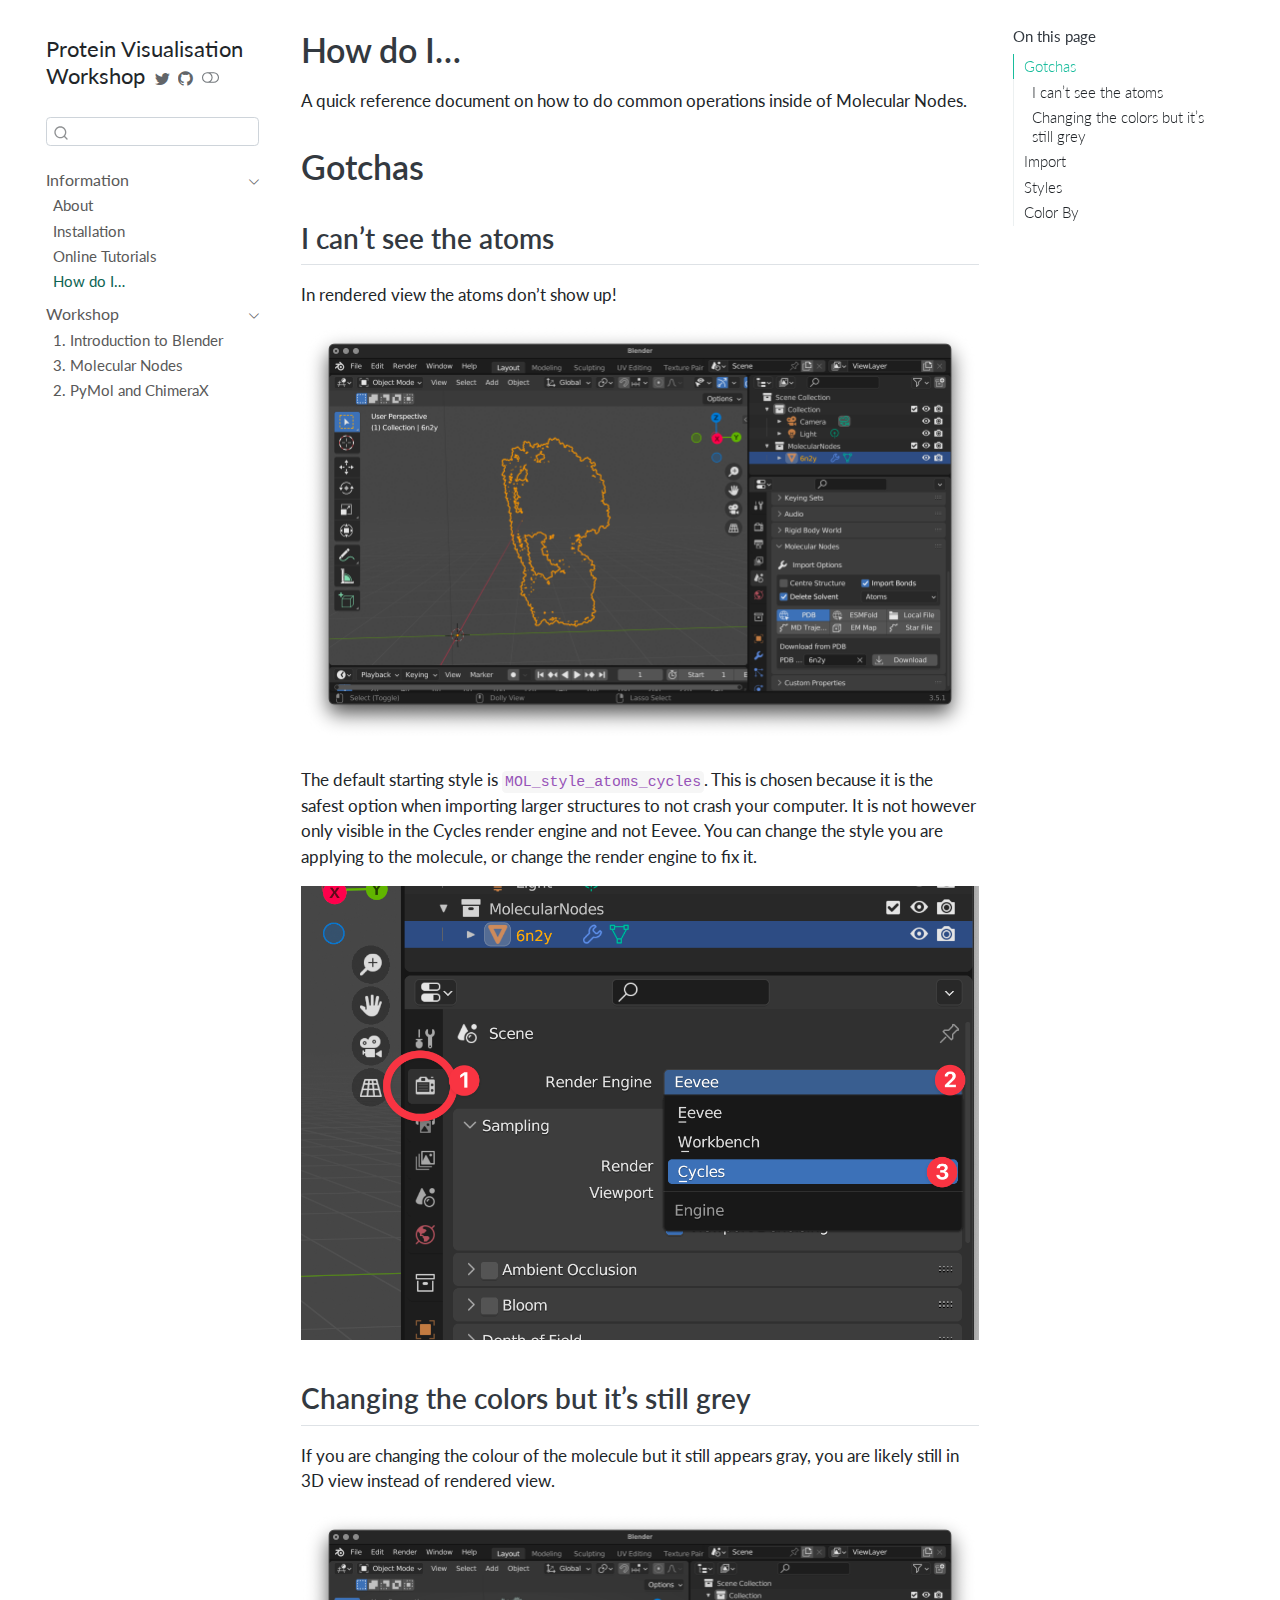
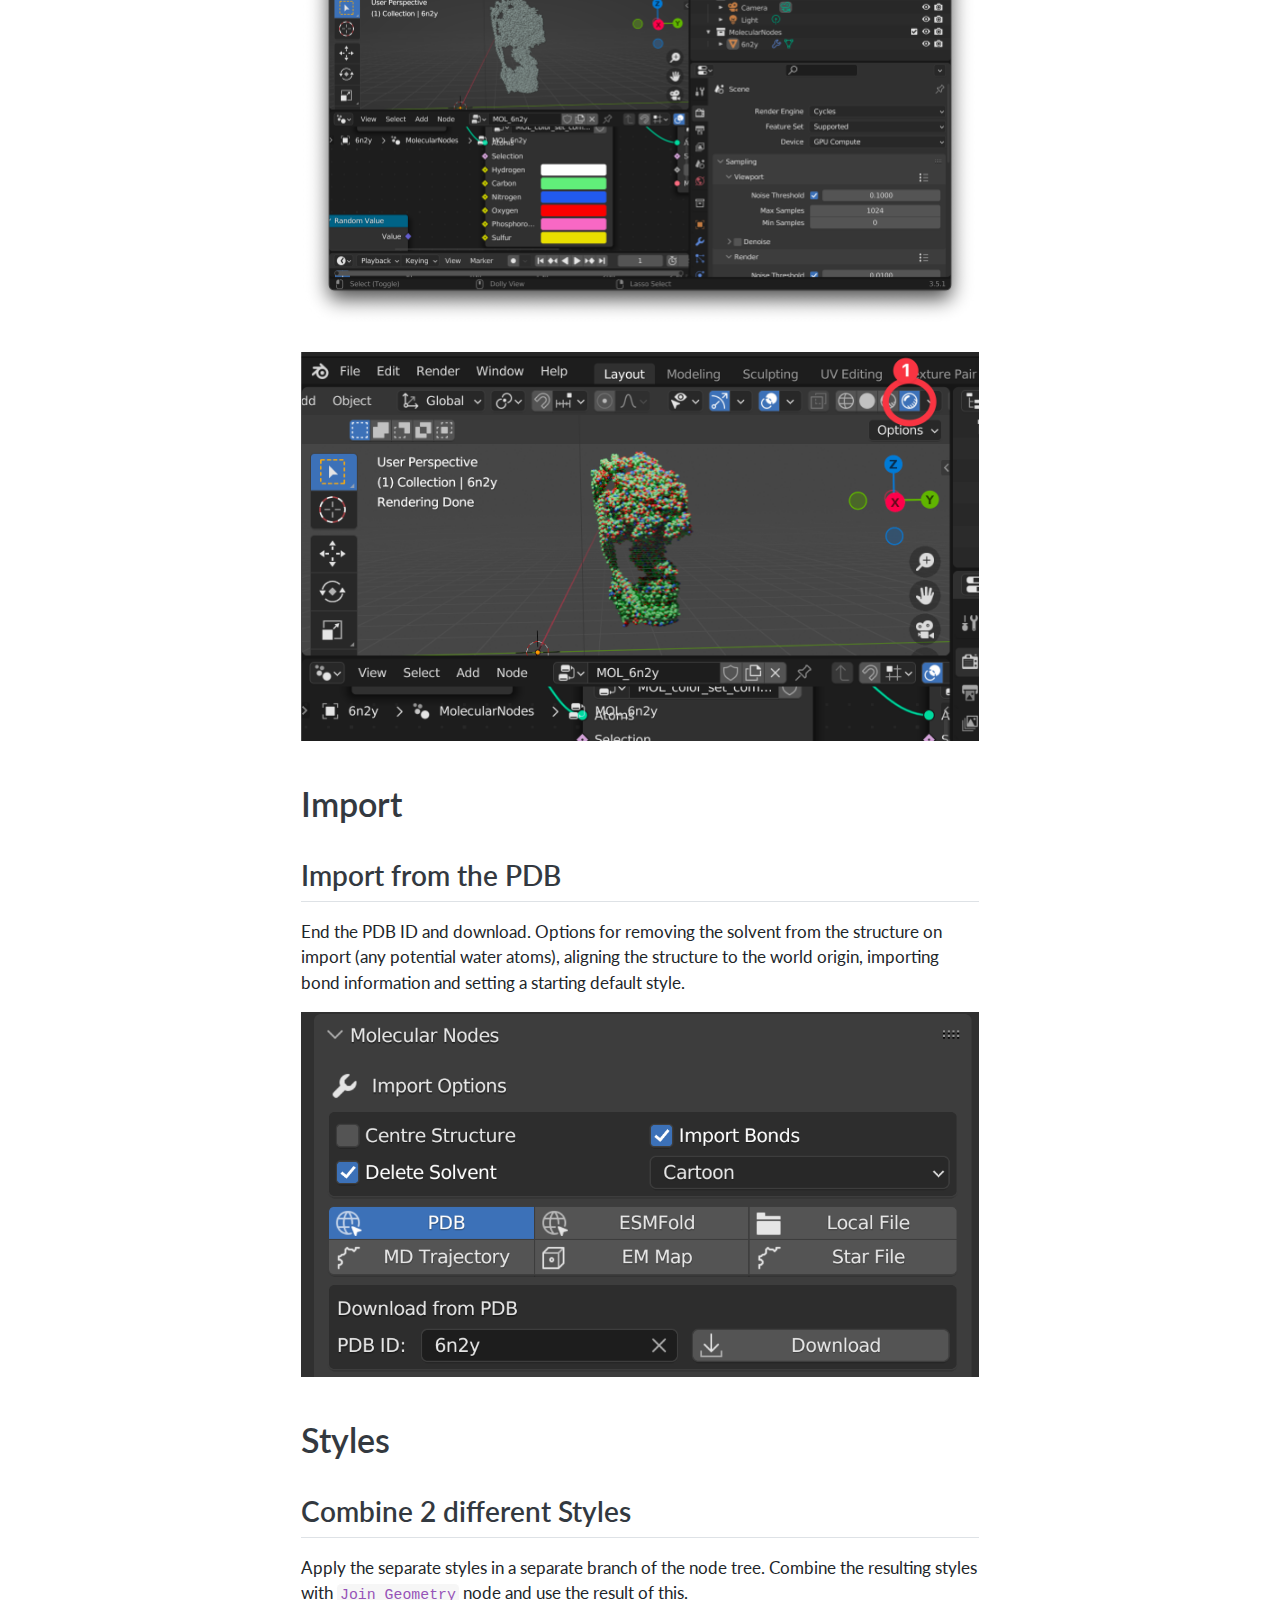
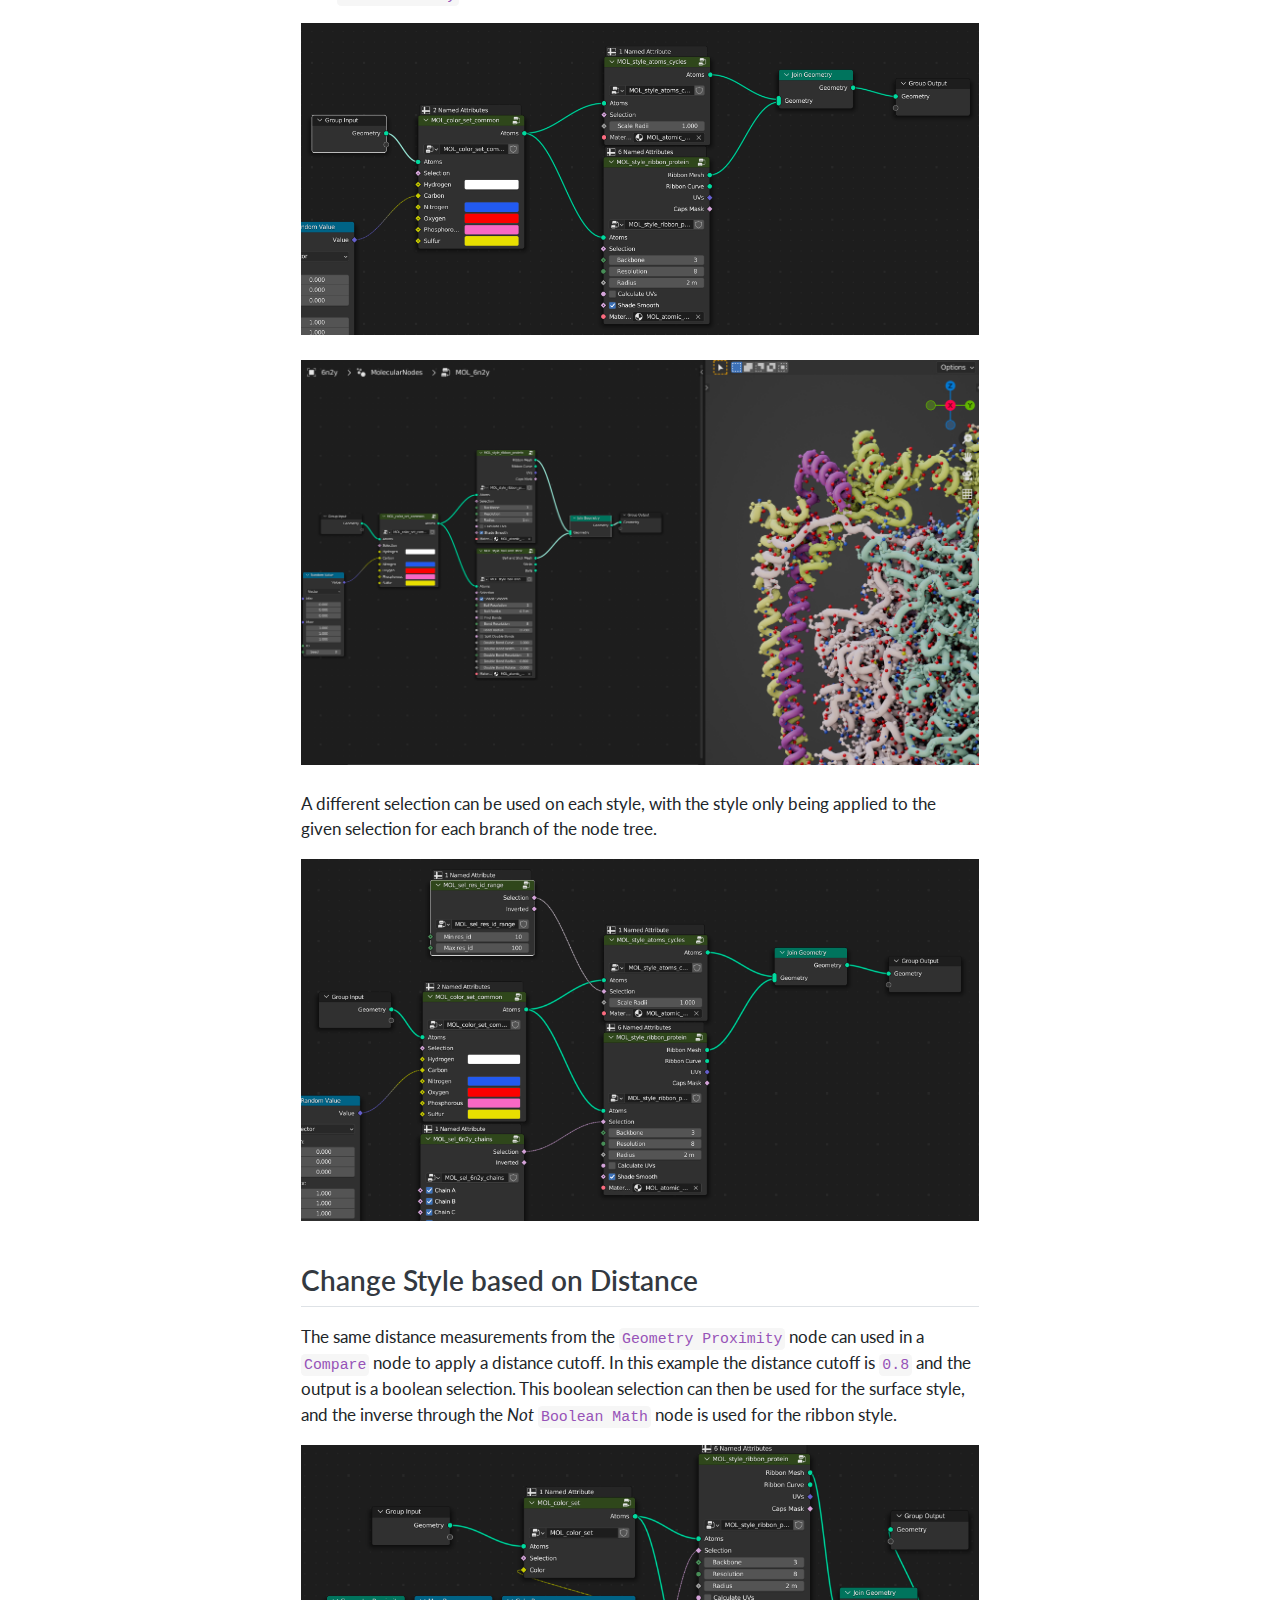
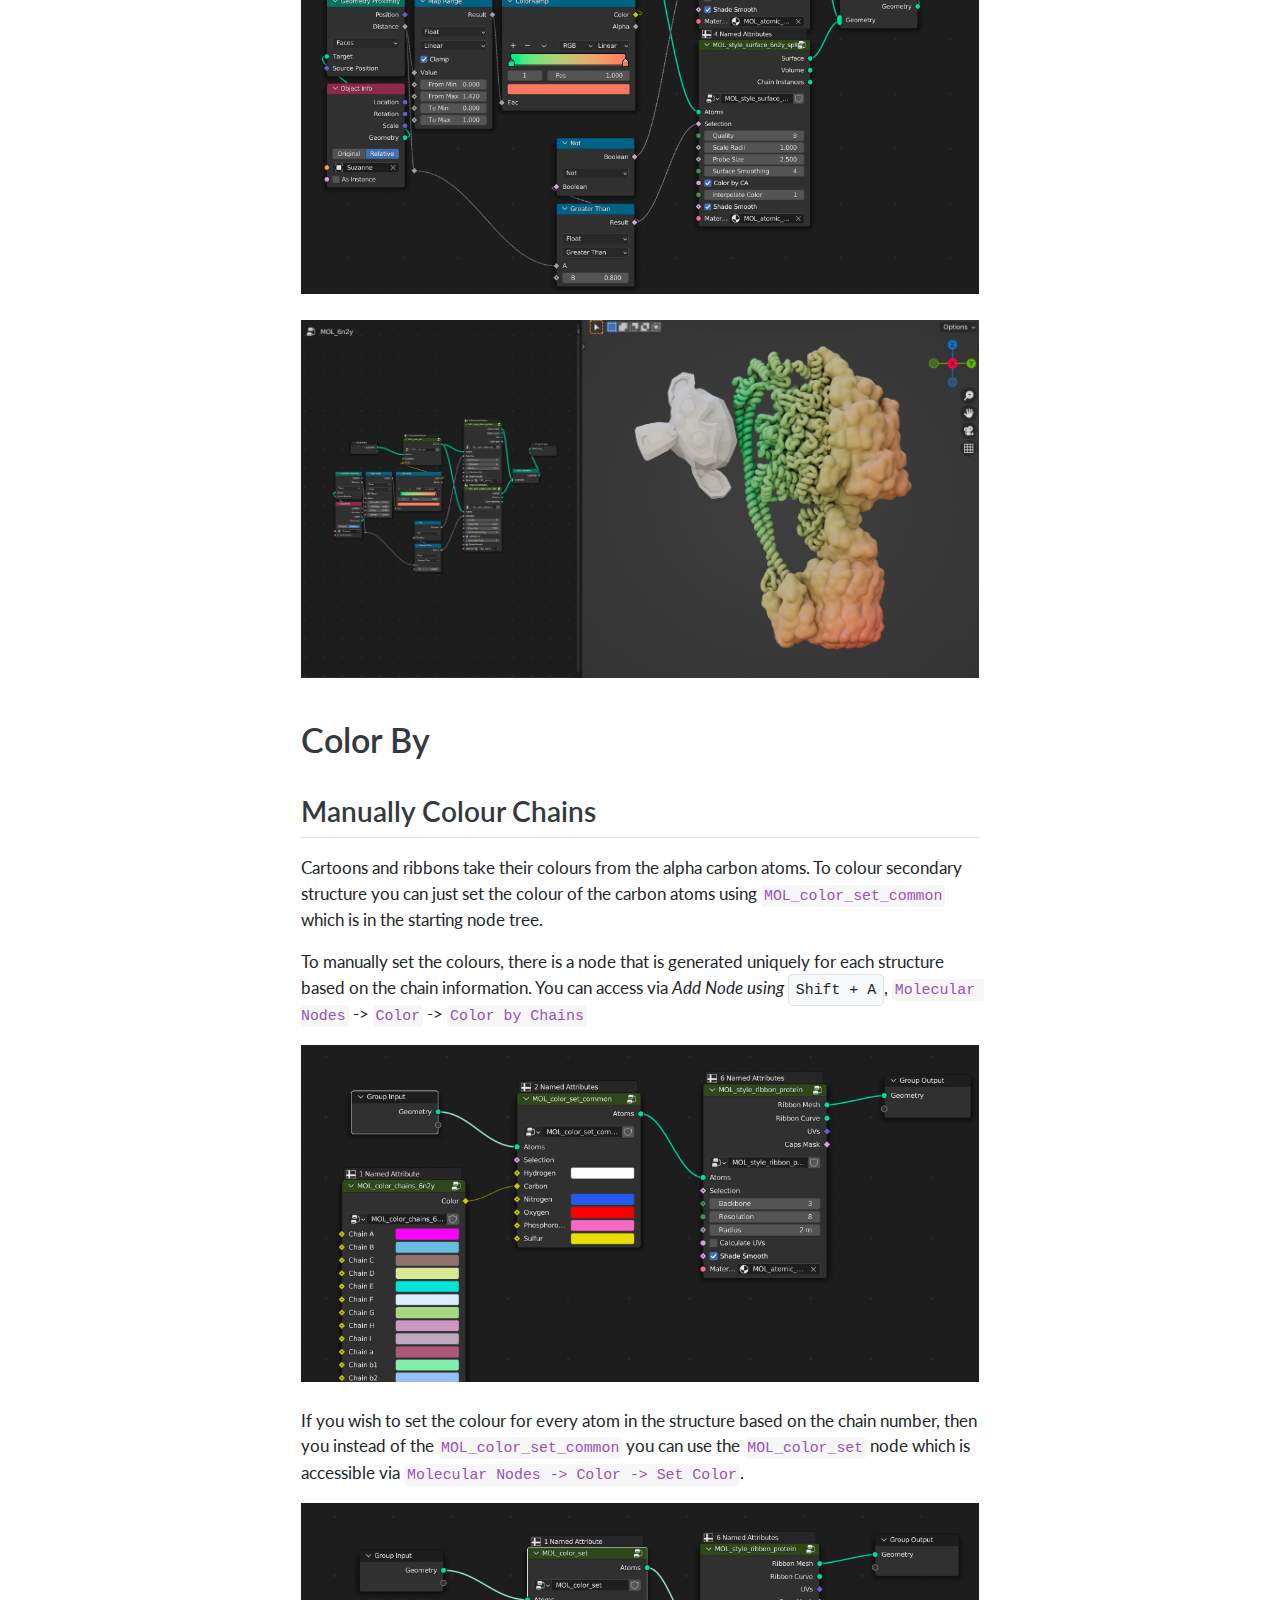
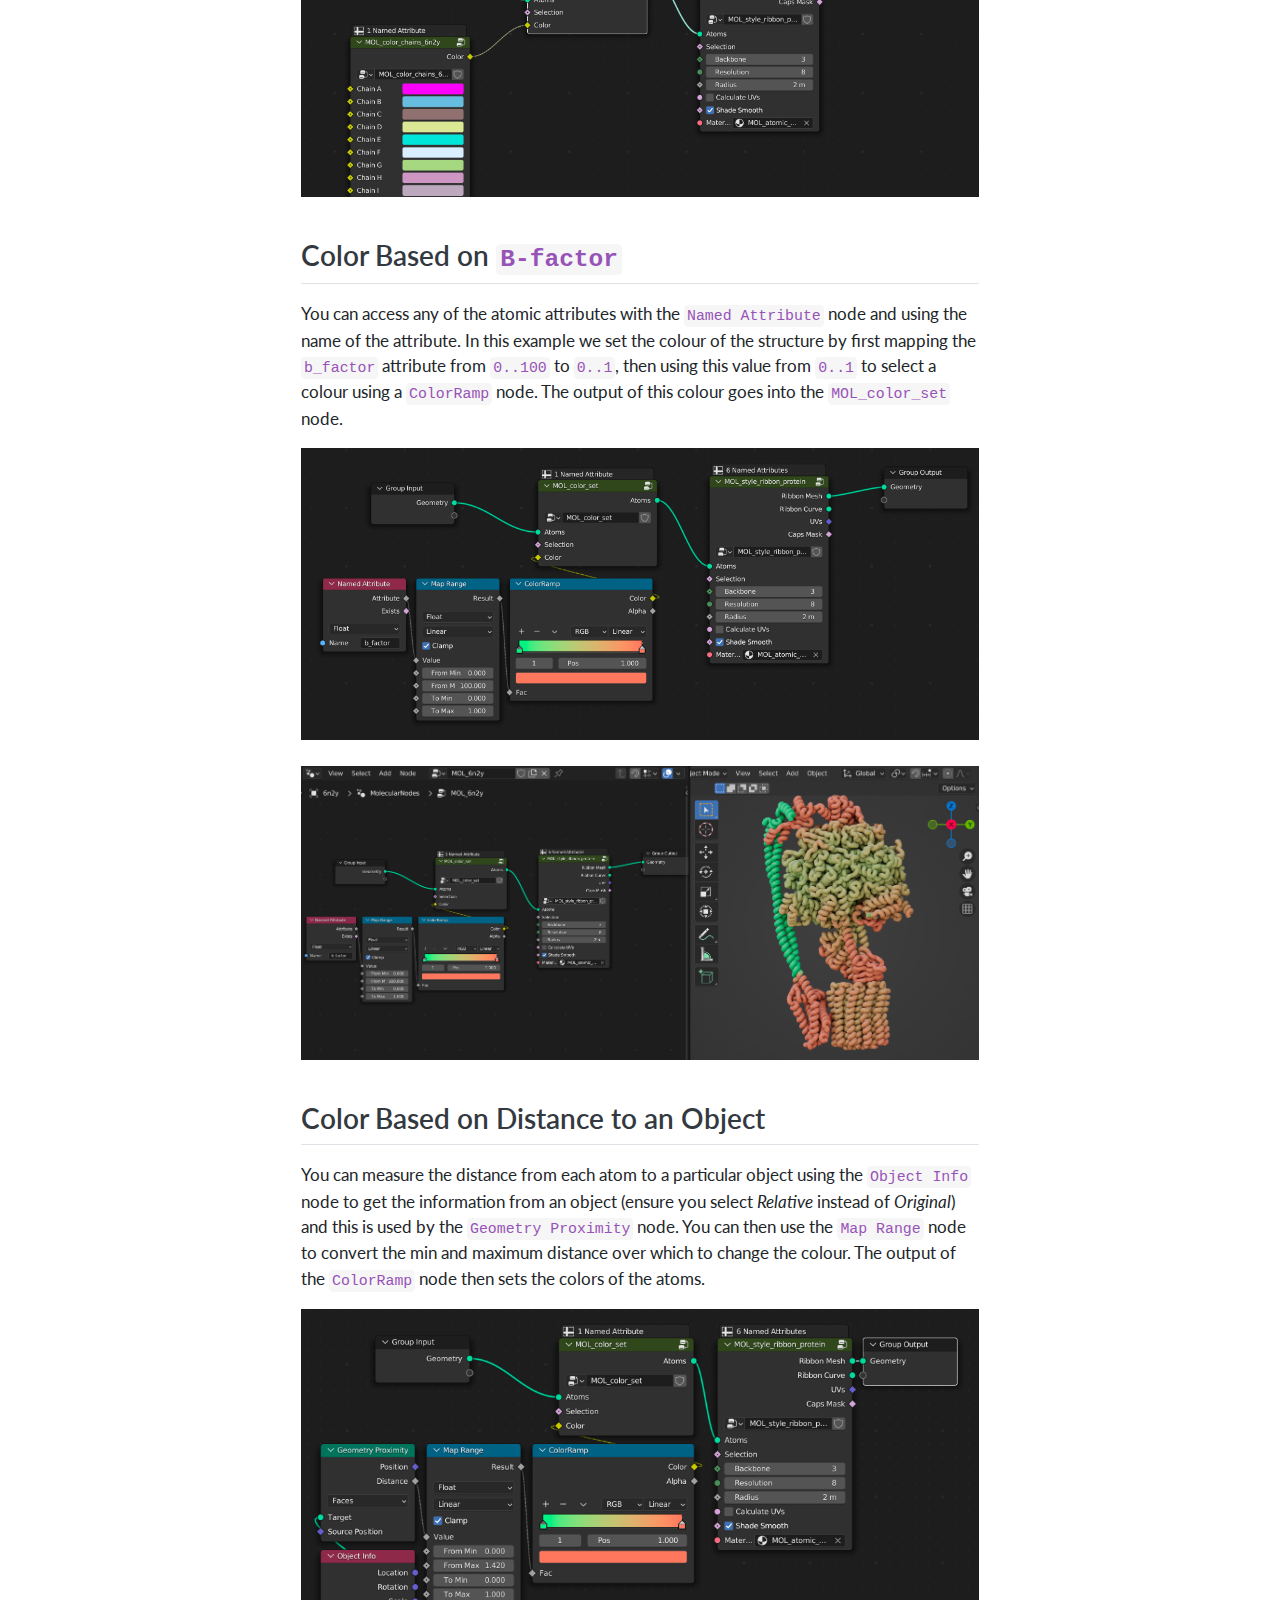
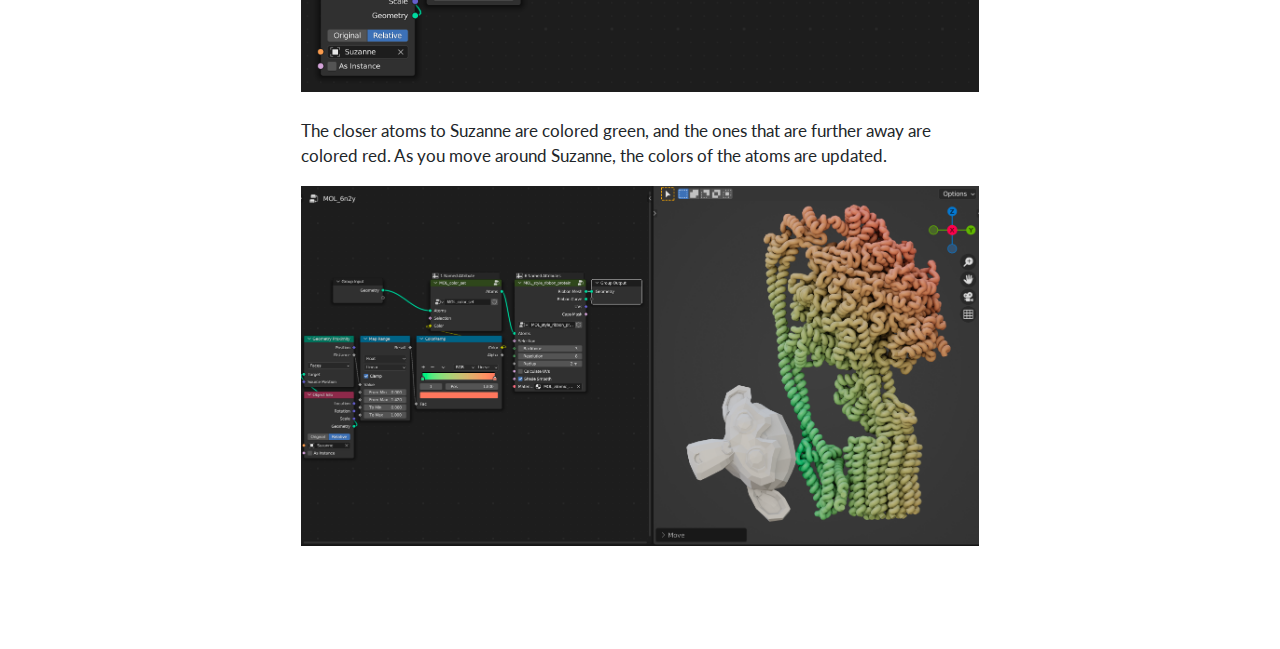
<file: quick-reference.html>
<!DOCTYPE html>
<html xmlns="http://www.w3.org/1999/xhtml" lang="en" xml:lang="en"><head>

<meta charset="utf-8">
<meta name="generator" content="quarto-99.9.9">

<meta name="viewport" content="width=device-width, initial-scale=1.0, user-scalable=yes">


<title>Protein Visualisation Workshop - How do I…</title>
<style>
code{white-space: pre-wrap;}
span.smallcaps{font-variant: small-caps;}
div.columns{display: flex; gap: min(4vw, 1.5em);}
div.column{flex: auto; overflow-x: auto;}
div.hanging-indent{margin-left: 1.5em; text-indent: -1.5em;}
ul.task-list{list-style: none;}
ul.task-list li input[type="checkbox"] {
  width: 0.8em;
  margin: 0 0.8em 0.2em -1em; /* quarto-specific, see https://github.com/quarto-dev/quarto-cli/issues/4556 */ 
  vertical-align: middle;
}
</style>


<script src="site_libs/quarto-nav/quarto-nav.js"></script>
<script src="site_libs/quarto-nav/headroom.min.js"></script>
<script src="site_libs/clipboard/clipboard.min.js"></script>
<script src="site_libs/quarto-search/autocomplete.umd.js"></script>
<script src="site_libs/quarto-search/fuse.min.js"></script>
<script src="site_libs/quarto-search/quarto-search.js"></script>
<meta name="quarto:offset" content="./">
<script src="site_libs/quarto-html/quarto.js"></script>
<script src="site_libs/quarto-html/popper.min.js"></script>
<script src="site_libs/quarto-html/tippy.umd.min.js"></script>
<script src="site_libs/quarto-html/anchor.min.js"></script>
<link href="site_libs/quarto-html/tippy.css" rel="stylesheet">
<link href="site_libs/quarto-html/quarto-syntax-highlighting.css" rel="stylesheet" class="quarto-color-scheme" id="quarto-text-highlighting-styles">
<link href="site_libs/quarto-html/quarto-syntax-highlighting-dark.css" rel="prefetch" class="quarto-color-scheme quarto-color-alternate" id="quarto-text-highlighting-styles">
<script src="site_libs/bootstrap/bootstrap.min.js"></script>
<link href="site_libs/bootstrap/bootstrap-icons.css" rel="stylesheet">
<link href="site_libs/bootstrap/bootstrap.min.css" rel="stylesheet" class="quarto-color-scheme" id="quarto-bootstrap" data-mode="light">
<link href="site_libs/bootstrap/bootstrap-dark.min.css" rel="prefetch" class="quarto-color-scheme quarto-color-alternate" id="quarto-bootstrap" data-mode="dark">
<script src="site_libs/quarto-contrib/glightbox/glightbox.min.js"></script>
<link href="site_libs/quarto-contrib/glightbox/glightbox.min.css" rel="stylesheet">
<link href="site_libs/quarto-contrib/glightbox/lightbox.css" rel="stylesheet">
<script id="quarto-search-options" type="application/json">{
  "location": "sidebar",
  "copy-button": false,
  "collapse-after": 3,
  "panel-placement": "start",
  "type": "textbox",
  "limit": 20,
  "language": {
    "search-no-results-text": "No results",
    "search-matching-documents-text": "matching documents",
    "search-copy-link-title": "Copy link to search",
    "search-hide-matches-text": "Hide additional matches",
    "search-more-match-text": "more match in this document",
    "search-more-matches-text": "more matches in this document",
    "search-clear-button-title": "Clear",
    "search-detached-cancel-button-title": "Cancel",
    "search-submit-button-title": "Submit",
    "search-label": "Search"
  }
}</script>


<link rel="stylesheet" href="styles.css">
</head>

<body class="nav-sidebar floating">

<div id="quarto-search-results"></div>
  <header id="quarto-header" class="headroom fixed-top">
  <nav class="quarto-secondary-nav">
    <div class="container-fluid d-flex">
      <button type="button" class="quarto-btn-toggle btn" data-bs-toggle="collapse" data-bs-target="#quarto-sidebar,#quarto-sidebar-glass" aria-controls="quarto-sidebar" aria-expanded="false" aria-label="Toggle sidebar navigation" onclick="if (window.quartoToggleHeadroom) { window.quartoToggleHeadroom(); }">
        <i class="bi bi-layout-text-sidebar-reverse"></i>
      </button>
      <nav class="quarto-page-breadcrumbs" aria-label="breadcrumb"><ol class="breadcrumb"><li class="breadcrumb-item"><a href="./index.html">Information</a></li><li class="breadcrumb-item"><a href="./quick-reference.html">How do I…</a></li></ol></nav>
      <a class="flex-grow-1" role="button" data-bs-toggle="collapse" data-bs-target="#quarto-sidebar,#quarto-sidebar-glass" aria-controls="quarto-sidebar" aria-expanded="false" aria-label="Toggle sidebar navigation" onclick="if (window.quartoToggleHeadroom) { window.quartoToggleHeadroom(); }">      
      </a>
      <button type="button" class="btn quarto-search-button" aria-label="" onclick="window.quartoOpenSearch();">
        <i class="bi bi-search"></i>
      </button>
    </div>
  </nav>
</header>
<!-- content -->
<div id="quarto-content" class="quarto-container page-columns page-rows-contents page-layout-article">
<!-- sidebar -->
  <nav id="quarto-sidebar" class="sidebar collapse collapse-horizontal sidebar-navigation floating overflow-auto">
    <div class="pt-lg-2 mt-2 text-left sidebar-header">
    <div class="sidebar-title mb-0 py-0">
      <a href="./">Protein Visualisation Workshop</a> 
        <div class="sidebar-tools-main tools-wide">
    <a href="https://twitter.com/bradyajohnston" title="" class="quarto-navigation-tool px-1" aria-label=""><i class="bi bi-twitter"></i></a>
    <a href="https://github.com/BradyAJohnston/2023-02-02-blender-workshop/" title="" class="quarto-navigation-tool px-1" aria-label=""><i class="bi bi-github"></i></a>
  <a href="" class="quarto-color-scheme-toggle quarto-navigation-tool  px-1" onclick="window.quartoToggleColorScheme(); return false;" title="Toggle dark mode"><i class="bi"></i></a>
</div>
    </div>
      </div>
        <div class="mt-2 flex-shrink-0 align-items-center">
        <div class="sidebar-search">
        <div id="quarto-search" class="" title="Search"></div>
        </div>
        </div>
    <div class="sidebar-menu-container"> 
    <ul class="list-unstyled mt-1">
        <li class="sidebar-item sidebar-item-section">
      <div class="sidebar-item-container"> 
            <a class="sidebar-item-text sidebar-link text-start" data-bs-toggle="collapse" data-bs-target="#quarto-sidebar-section-1" aria-expanded="true">
 <span class="menu-text">Information</span></a>
          <a class="sidebar-item-toggle text-start" data-bs-toggle="collapse" data-bs-target="#quarto-sidebar-section-1" aria-expanded="true" aria-label="Toggle section">
            <i class="bi bi-chevron-right ms-2"></i>
          </a> 
      </div>
      <ul id="quarto-sidebar-section-1" class="collapse list-unstyled sidebar-section depth1 show">  
          <li class="sidebar-item">
  <div class="sidebar-item-container"> 
  <a href="./index.html" class="sidebar-item-text sidebar-link">
 <span class="menu-text">About</span></a>
  </div>
</li>
          <li class="sidebar-item">
  <div class="sidebar-item-container"> 
  <a href="./installation.html" class="sidebar-item-text sidebar-link">
 <span class="menu-text">Installation</span></a>
  </div>
</li>
          <li class="sidebar-item">
  <div class="sidebar-item-container"> 
  <a href="./online-tutorials.html" class="sidebar-item-text sidebar-link">
 <span class="menu-text">Online Tutorials</span></a>
  </div>
</li>
          <li class="sidebar-item">
  <div class="sidebar-item-container"> 
  <a href="./quick-reference.html" class="sidebar-item-text sidebar-link active">
 <span class="menu-text">How do I…</span></a>
  </div>
</li>
      </ul>
  </li>
        <li class="sidebar-item sidebar-item-section">
      <div class="sidebar-item-container"> 
            <a class="sidebar-item-text sidebar-link text-start" data-bs-toggle="collapse" data-bs-target="#quarto-sidebar-section-2" aria-expanded="true">
 <span class="menu-text">Workshop</span></a>
          <a class="sidebar-item-toggle text-start" data-bs-toggle="collapse" data-bs-target="#quarto-sidebar-section-2" aria-expanded="true" aria-label="Toggle section">
            <i class="bi bi-chevron-right ms-2"></i>
          </a> 
      </div>
      <ul id="quarto-sidebar-section-2" class="collapse list-unstyled sidebar-section depth1 show">  
          <li class="sidebar-item">
  <div class="sidebar-item-container"> 
  <a href="./introduction.html" class="sidebar-item-text sidebar-link">
 <span class="menu-text">1. Introduction to Blender</span></a>
  </div>
</li>
          <li class="sidebar-item">
  <div class="sidebar-item-container"> 
  <a href="./molecular-nodes.html" class="sidebar-item-text sidebar-link">
 <span class="menu-text">3. Molecular Nodes</span></a>
  </div>
</li>
          <li class="sidebar-item">
  <div class="sidebar-item-container"> 
  <a href="./exporting-importing.html" class="sidebar-item-text sidebar-link">
 <span class="menu-text">2. PyMol and ChimeraX</span></a>
  </div>
</li>
      </ul>
  </li>
    </ul>
    </div>
</nav>
<div id="quarto-sidebar-glass" data-bs-toggle="collapse" data-bs-target="#quarto-sidebar,#quarto-sidebar-glass"></div>
<!-- margin-sidebar -->
    <div id="quarto-margin-sidebar" class="sidebar margin-sidebar">
        <nav id="TOC" role="doc-toc" class="toc-active">
    <h2 id="toc-title">On this page</h2>
   
  <ul>
  <li><a href="#gotchas" id="toc-gotchas" class="nav-link active" data-scroll-target="#gotchas">Gotchas</a>
  <ul class="collapse">
  <li><a href="#i-cant-see-the-atoms" id="toc-i-cant-see-the-atoms" class="nav-link" data-scroll-target="#i-cant-see-the-atoms">I can’t see the atoms</a></li>
  <li><a href="#changing-the-colors-but-its-still-grey" id="toc-changing-the-colors-but-its-still-grey" class="nav-link" data-scroll-target="#changing-the-colors-but-its-still-grey">Changing the colors but it’s still grey</a></li>
  </ul></li>
  <li><a href="#import" id="toc-import" class="nav-link" data-scroll-target="#import">Import</a>
  <ul class="collapse">
  <li><a href="#import-from-the-pdb" id="toc-import-from-the-pdb" class="nav-link" data-scroll-target="#import-from-the-pdb">Import from the PDB</a></li>
  </ul></li>
  <li><a href="#styles" id="toc-styles" class="nav-link" data-scroll-target="#styles">Styles</a>
  <ul class="collapse">
  <li><a href="#combine-2-different-styles" id="toc-combine-2-different-styles" class="nav-link" data-scroll-target="#combine-2-different-styles">Combine 2 different Styles</a></li>
  <li><a href="#change-style-based-on-distance" id="toc-change-style-based-on-distance" class="nav-link" data-scroll-target="#change-style-based-on-distance">Change Style based on Distance</a></li>
  </ul></li>
  <li><a href="#color-by" id="toc-color-by" class="nav-link" data-scroll-target="#color-by">Color By</a>
  <ul class="collapse">
  <li><a href="#manually-colour-chains" id="toc-manually-colour-chains" class="nav-link" data-scroll-target="#manually-colour-chains">Manually Colour Chains</a></li>
  <li><a href="#color-based-on-b-factor" id="toc-color-based-on-b-factor" class="nav-link" data-scroll-target="#color-based-on-b-factor">Color Based on <code>B-factor</code></a></li>
  <li><a href="#color-based-on-distance-to-an-object" id="toc-color-based-on-distance-to-an-object" class="nav-link" data-scroll-target="#color-based-on-distance-to-an-object">Color Based on Distance to an Object</a></li>
  </ul></li>
  </ul>
</nav>
    </div>
<!-- main -->
<main class="content" id="quarto-document-content">

<header id="title-block-header" class="quarto-title-block default">
<div class="quarto-title">
<h1 class="title">How do I…</h1>
</div>



<div class="quarto-title-meta">

    
  
    
  </div>
  

</header>

<p>A quick reference document on how to do common operations inside of Molecular Nodes.</p>
<section id="gotchas" class="level1">
<h1>Gotchas</h1>
<section id="i-cant-see-the-atoms" class="level2">
<h2 class="anchored" data-anchor-id="i-cant-see-the-atoms">I can’t see the atoms</h2>
<p>In rendered view the atoms don’t show up!</p>
<div class="quarto-figure quarto-figure-center">
<figure class="figure">
<p><a href="images/CleanShot 2023-06-08 at 16.25.59.png" class="lightbox" data-gallery="quarto-lightbox-gallery-1"><img src="images/CleanShot 2023-06-08 at 16.25.59.png" class="img-fluid figure-img"></a></p>
</figure>
</div>
<p>The default starting style is <code>MOL_style_atoms_cycles</code>. This is chosen because it is the safest option when importing larger structures to not crash your computer. It is not however only visible in the Cycles render engine and not Eevee. You can change the style you are applying to the molecule, or change the render engine to fix it.</p>
<div class="quarto-figure quarto-figure-center">
<figure class="figure">
<p><a href="images/CleanShot 2023-06-08 at 16.29.05@2x.png" class="lightbox" data-gallery="quarto-lightbox-gallery-2"><img src="images/CleanShot 2023-06-08 at 16.29.05@2x.png" class="img-fluid figure-img"></a></p>
</figure>
</div>
</section>
<section id="changing-the-colors-but-its-still-grey" class="level2">
<h2 class="anchored" data-anchor-id="changing-the-colors-but-its-still-grey">Changing the colors but it’s still grey</h2>
<p>If you are changing the colour of the molecule but it still appears gray, you are likely still in 3D view instead of rendered view.</p>
<div class="quarto-figure quarto-figure-center">
<figure class="figure">
<p><a href="images/CleanShot 2023-06-08 at 16.31.05.png" class="lightbox" data-gallery="quarto-lightbox-gallery-3"><img src="images/CleanShot 2023-06-08 at 16.31.05.png" class="img-fluid figure-img"></a></p>
</figure>
</div>
<div class="quarto-figure quarto-figure-center">
<figure class="figure">
<p><a href="images/CleanShot 2023-06-08 at 16.31.27@2x.png" class="lightbox" data-gallery="quarto-lightbox-gallery-4"><img src="images/CleanShot 2023-06-08 at 16.31.27@2x.png" class="img-fluid figure-img"></a></p>
</figure>
</div>
</section>
</section>
<section id="import" class="level1">
<h1>Import</h1>
<section id="import-from-the-pdb" class="level2">
<h2 class="anchored" data-anchor-id="import-from-the-pdb">Import from the PDB</h2>
<p>End the PDB ID and download. Options for removing the solvent from the structure on import (any potential water atoms), aligning the structure to the world origin, importing bond information and setting a starting default style.</p>
<div class="quarto-figure quarto-figure-center">
<figure class="figure">
<p><a href="images/CleanShot 2023-06-08 at 16.23.43@2x.png" class="lightbox" data-gallery="quarto-lightbox-gallery-5"><img src="images/CleanShot 2023-06-08 at 16.23.43@2x.png" class="img-fluid figure-img"></a></p>
</figure>
</div>
</section>
</section>
<section id="styles" class="level1">
<h1>Styles</h1>
<section id="combine-2-different-styles" class="level2">
<h2 class="anchored" data-anchor-id="combine-2-different-styles">Combine 2 different Styles</h2>
<p>Apply the separate styles in a separate branch of the node tree. Combine the resulting styles with <code>Join Geometry</code> node and use the result of this.</p>
<div class="quarto-figure quarto-figure-center">
<figure class="figure">
<p><a href="images/CleanShot 2023-06-08 at 11.51.26@2x.png" class="lightbox" data-gallery="quarto-lightbox-gallery-6"><img src="images/CleanShot 2023-06-08 at 11.51.26@2x.png" class="img-fluid figure-img"></a></p>
</figure>
</div>
<div class="quarto-figure quarto-figure-center">
<figure class="figure">
<p><a href="images/CleanShot 2023-06-08 at 16.13.45@2x.png" class="lightbox" data-gallery="quarto-lightbox-gallery-7"><img src="images/CleanShot 2023-06-08 at 16.13.45@2x.png" class="img-fluid figure-img"></a></p>
</figure>
</div>
<p>A different selection can be used on each style, with the style only being applied to the given selection for each branch of the node tree.</p>
<div class="quarto-figure quarto-figure-center">
<figure class="figure">
<p><a href="images/CleanShot 2023-06-08 at 11.53.34@2x.png" class="lightbox" data-gallery="quarto-lightbox-gallery-8"><img src="images/CleanShot 2023-06-08 at 11.53.34@2x.png" class="img-fluid figure-img"></a></p>
</figure>
</div>
</section>
<section id="change-style-based-on-distance" class="level2">
<h2 class="anchored" data-anchor-id="change-style-based-on-distance">Change Style based on Distance</h2>
<p>The same distance measurements from the <code>Geometry Proximity</code> node can used in a <code>Compare</code> node to apply a distance cutoff. In this example the distance cutoff is <code>0.8</code> and the output is a boolean selection. This boolean selection can then be used for the surface style, and the inverse through the <em>Not</em> <code>Boolean Math</code> node is used for the ribbon style.</p>
<div class="quarto-figure quarto-figure-center">
<figure class="figure">
<p><a href="images/CleanShot 2023-06-08 at 12.20.35@2x.png" class="lightbox" data-gallery="quarto-lightbox-gallery-9"><img src="images/CleanShot 2023-06-08 at 12.20.35@2x.png" class="img-fluid figure-img"></a></p>
</figure>
</div>
<div class="quarto-figure quarto-figure-center">
<figure class="figure">
<p><a href="images/CleanShot 2023-06-08 at 12.21.05@2x.png" class="lightbox" data-gallery="quarto-lightbox-gallery-10"><img src="images/CleanShot 2023-06-08 at 12.21.05@2x.png" class="img-fluid figure-img"></a></p>
</figure>
</div>
</section>
</section>
<section id="color-by" class="level1">
<h1>Color By</h1>
<section id="manually-colour-chains" class="level2">
<h2 class="anchored" data-anchor-id="manually-colour-chains">Manually Colour Chains</h2>
<p>Cartoons and ribbons take their colours from the alpha carbon atoms. To colour secondary structure you can just set the colour of the carbon atoms using <code>MOL_color_set_common</code> which is in the starting node tree.</p>
<p>To manually set the colours, there is a node that is generated uniquely for each structure based on the chain information. You can access via <em>Add Node using</em> <kbd>Shift + A</kbd>, <code>Molecular Nodes</code> -&gt; <code>Color</code> -&gt; <code>Color by Chains</code></p>
<div class="quarto-figure quarto-figure-center">
<figure class="figure">
<p><a href="images/CleanShot 2023-06-08 at 11.57.07@2x.png" class="lightbox" data-gallery="quarto-lightbox-gallery-11"><img src="images/CleanShot 2023-06-08 at 11.57.07@2x.png" class="img-fluid figure-img"></a></p>
</figure>
</div>
<p>If you wish to set the colour for every atom in the structure based on the chain number, then you instead of the <code>MOL_color_set_common</code> you can use the <code>MOL_color_set</code> node which is accessible via <code>Molecular Nodes -&gt; Color -&gt; Set Color</code>.</p>
<div class="quarto-figure quarto-figure-center">
<figure class="figure">
<p><a href="images/CleanShot 2023-06-08 at 11.57.24@2x.png" class="lightbox" data-gallery="quarto-lightbox-gallery-12"><img src="images/CleanShot 2023-06-08 at 11.57.24@2x.png" class="img-fluid figure-img"></a></p>
</figure>
</div>
</section>
<section id="color-based-on-b-factor" class="level2">
<h2 class="anchored" data-anchor-id="color-based-on-b-factor">Color Based on <code>B-factor</code></h2>
<p>You can access any of the atomic attributes with the <code>Named Attribute</code> node and using the name of the attribute. In this example we set the colour of the structure by first mapping the <code>b_factor</code> attribute from <code>0..100</code> to <code>0..1</code>, then using this value from <code>0..1</code> to select a colour using a <code>ColorRamp</code> node. The output of this colour goes into the <code>MOL_color_set</code> node.</p>
<div class="quarto-figure quarto-figure-center">
<figure class="figure">
<p><a href="images/CleanShot 2023-06-08 at 12.04.22@2x.png" class="lightbox" data-gallery="quarto-lightbox-gallery-13"><img src="images/CleanShot 2023-06-08 at 12.04.22@2x.png" class="img-fluid figure-img"></a></p>
</figure>
</div>
<div class="quarto-figure quarto-figure-center">
<figure class="figure">
<p><a href="images/CleanShot 2023-06-08 at 12.06.43@2x.png" class="lightbox" data-gallery="quarto-lightbox-gallery-14"><img src="images/CleanShot 2023-06-08 at 12.06.43@2x.png" class="img-fluid figure-img"></a></p>
</figure>
</div>
</section>
<section id="color-based-on-distance-to-an-object" class="level2">
<h2 class="anchored" data-anchor-id="color-based-on-distance-to-an-object">Color Based on Distance to an Object</h2>
<p>You can measure the distance from each atom to a particular object using the <code>Object Info</code> node to get the information from an object (ensure you select <em>Relative</em> instead of <em>Original</em>) and this is used by the <code>Geometry Proximity</code> node. You can then use the <code>Map Range</code> node to convert the min and maximum distance over which to change the colour. The output of the <code>ColorRamp</code> node then sets the colors of the atoms.</p>
<div class="quarto-figure quarto-figure-center">
<figure class="figure">
<p><a href="images/CleanShot 2023-06-08 at 12.09.54@2x.png" class="lightbox" data-gallery="quarto-lightbox-gallery-15"><img src="images/CleanShot 2023-06-08 at 12.09.54@2x.png" class="img-fluid figure-img"></a></p>
</figure>
</div>
<p>The closer atoms to Suzanne are colored green, and the ones that are further away are colored red. As you move around Suzanne, the colors of the atoms are updated.</p>
<div class="quarto-figure quarto-figure-center">
<figure class="figure">
<p><a href="images/CleanShot 2023-06-08 at 12.10.37@2x.png" class="lightbox" data-gallery="quarto-lightbox-gallery-16"><img src="images/CleanShot 2023-06-08 at 12.10.37@2x.png" class="img-fluid figure-img"></a></p>
</figure>
</div>


</section>
</section>

</main> <!-- /main -->
<script id="quarto-html-after-body" type="application/javascript">
window.document.addEventListener("DOMContentLoaded", function (event) {
  const toggleBodyColorMode = (bsSheetEl) => {
    const mode = bsSheetEl.getAttribute("data-mode");
    const bodyEl = window.document.querySelector("body");
    if (mode === "dark") {
      bodyEl.classList.add("quarto-dark");
      bodyEl.classList.remove("quarto-light");
    } else {
      bodyEl.classList.add("quarto-light");
      bodyEl.classList.remove("quarto-dark");
    }
  }
  const toggleBodyColorPrimary = () => {
    const bsSheetEl = window.document.querySelector("link#quarto-bootstrap");
    if (bsSheetEl) {
      toggleBodyColorMode(bsSheetEl);
    }
  }
  toggleBodyColorPrimary();  
  const disableStylesheet = (stylesheets) => {
    for (let i=0; i < stylesheets.length; i++) {
      const stylesheet = stylesheets[i];
      stylesheet.rel = 'prefetch';
    }
  }
  const enableStylesheet = (stylesheets) => {
    for (let i=0; i < stylesheets.length; i++) {
      const stylesheet = stylesheets[i];
      stylesheet.rel = 'stylesheet';
    }
  }
  const manageTransitions = (selector, allowTransitions) => {
    const els = window.document.querySelectorAll(selector);
    for (let i=0; i < els.length; i++) {
      const el = els[i];
      if (allowTransitions) {
        el.classList.remove('notransition');
      } else {
        el.classList.add('notransition');
      }
    }
  }
  const toggleGiscusIfUsed = (isAlternate, darkModeDefault) => {
    const baseTheme = document.querySelector('#giscus-base-theme')?.value ?? 'light';
    const alternateTheme = document.querySelector('#giscus-alt-theme')?.value ?? 'dark';
    let newTheme = '';
    if(darkModeDefault) {
      newTheme = isAlternate ? baseTheme : alternateTheme;
    } else {
      newTheme = isAlternate ? alternateTheme : baseTheme;
    }
    const changeGiscusTheme = () => {
      // From: https://github.com/giscus/giscus/issues/336
      const sendMessage = (message) => {
        const iframe = document.querySelector('iframe.giscus-frame');
        if (!iframe) return;
        iframe.contentWindow.postMessage({ giscus: message }, 'https://giscus.app');
      }
      sendMessage({
        setConfig: {
          theme: newTheme
        }
      });
    }
    const isGiscussLoaded = window.document.querySelector('iframe.giscus-frame') !== null;
    if (isGiscussLoaded) {
      changeGiscusTheme();
    }
  }
  const toggleColorMode = (alternate) => {
    // Switch the stylesheets
    const alternateStylesheets = window.document.querySelectorAll('link.quarto-color-scheme.quarto-color-alternate');
    manageTransitions('#quarto-margin-sidebar .nav-link', false);
    if (alternate) {
      enableStylesheet(alternateStylesheets);
      for (const sheetNode of alternateStylesheets) {
        if (sheetNode.id === "quarto-bootstrap") {
          toggleBodyColorMode(sheetNode);
        }
      }
    } else {
      disableStylesheet(alternateStylesheets);
      toggleBodyColorPrimary();
    }
    manageTransitions('#quarto-margin-sidebar .nav-link', true);
    // Switch the toggles
    const toggles = window.document.querySelectorAll('.quarto-color-scheme-toggle');
    for (let i=0; i < toggles.length; i++) {
      const toggle = toggles[i];
      if (toggle) {
        if (alternate) {
          toggle.classList.add("alternate");     
        } else {
          toggle.classList.remove("alternate");
        }
      }
    }
    // Hack to workaround the fact that safari doesn't
    // properly recolor the scrollbar when toggling (#1455)
    if (navigator.userAgent.indexOf('Safari') > 0 && navigator.userAgent.indexOf('Chrome') == -1) {
      manageTransitions("body", false);
      window.scrollTo(0, 1);
      setTimeout(() => {
        window.scrollTo(0, 0);
        manageTransitions("body", true);
      }, 40);  
    }
  }
  const isFileUrl = () => { 
    return window.location.protocol === 'file:';
  }
  const hasAlternateSentinel = () => {  
    let styleSentinel = getColorSchemeSentinel();
    if (styleSentinel !== null) {
      return styleSentinel === "alternate";
    } else {
      return false;
    }
  }
  const setStyleSentinel = (alternate) => {
    const value = alternate ? "alternate" : "default";
    if (!isFileUrl()) {
      window.localStorage.setItem("quarto-color-scheme", value);
    } else {
      localAlternateSentinel = value;
    }
  }
  const getColorSchemeSentinel = () => {
    if (!isFileUrl()) {
      const storageValue = window.localStorage.getItem("quarto-color-scheme");
      return storageValue != null ? storageValue : localAlternateSentinel;
    } else {
      return localAlternateSentinel;
    }
  }
  const darkModeDefault = false;
  let localAlternateSentinel = darkModeDefault ? 'alternate' : 'default';
  // Dark / light mode switch
  window.quartoToggleColorScheme = () => {
    // Read the current dark / light value 
    let toAlternate = !hasAlternateSentinel();
    toggleColorMode(toAlternate);
    setStyleSentinel(toAlternate);
    toggleGiscusIfUsed(toAlternate, darkModeDefault);
  };
  // Ensure there is a toggle, if there isn't float one in the top right
  if (window.document.querySelector('.quarto-color-scheme-toggle') === null) {
    const a = window.document.createElement('a');
    a.classList.add('top-right');
    a.classList.add('quarto-color-scheme-toggle');
    a.href = "";
    a.onclick = function() { try { window.quartoToggleColorScheme(); } catch {} return false; };
    const i = window.document.createElement("i");
    i.classList.add('bi');
    a.appendChild(i);
    window.document.body.appendChild(a);
  }
  // Switch to dark mode if need be
  if (hasAlternateSentinel()) {
    toggleColorMode(true);
  } else {
    toggleColorMode(false);
  }
  const icon = "";
  const anchorJS = new window.AnchorJS();
  anchorJS.options = {
    placement: 'right',
    icon: icon
  };
  anchorJS.add('.anchored');
  const isCodeAnnotation = (el) => {
    for (const clz of el.classList) {
      if (clz.startsWith('code-annotation-')) {                     
        return true;
      }
    }
    return false;
  }
  const clipboard = new window.ClipboardJS('.code-copy-button', {
    text: function(trigger) {
      const codeEl = trigger.previousElementSibling.cloneNode(true);
      for (const childEl of codeEl.children) {
        if (isCodeAnnotation(childEl)) {
          childEl.remove();
        }
      }
      return codeEl.innerText;
    }
  });
  clipboard.on('success', function(e) {
    // button target
    const button = e.trigger;
    // don't keep focus
    button.blur();
    // flash "checked"
    button.classList.add('code-copy-button-checked');
    var currentTitle = button.getAttribute("title");
    button.setAttribute("title", "Copied!");
    let tooltip;
    if (window.bootstrap) {
      button.setAttribute("data-bs-toggle", "tooltip");
      button.setAttribute("data-bs-placement", "left");
      button.setAttribute("data-bs-title", "Copied!");
      tooltip = new bootstrap.Tooltip(button, 
        { trigger: "manual", 
          customClass: "code-copy-button-tooltip",
          offset: [0, -8]});
      tooltip.show();    
    }
    setTimeout(function() {
      if (tooltip) {
        tooltip.hide();
        button.removeAttribute("data-bs-title");
        button.removeAttribute("data-bs-toggle");
        button.removeAttribute("data-bs-placement");
      }
      button.setAttribute("title", currentTitle);
      button.classList.remove('code-copy-button-checked');
    }, 1000);
    // clear code selection
    e.clearSelection();
  });
  function tippyHover(el, contentFn, onTriggerFn, onUntriggerFn) {
    const config = {
      allowHTML: true,
      maxWidth: 500,
      delay: 100,
      arrow: false,
      appendTo: function(el) {
          return el.parentElement;
      },
      interactive: true,
      interactiveBorder: 10,
      theme: 'quarto',
      placement: 'bottom-start',
    };
    if (contentFn) {
      config.content = contentFn;
    }
    if (onTriggerFn) {
      config.onTrigger = onTriggerFn;
    }
    if (onUntriggerFn) {
      config.onUntrigger = onUntriggerFn;
    }
    window.tippy(el, config); 
  }
  const noterefs = window.document.querySelectorAll('a[role="doc-noteref"]');
  for (var i=0; i<noterefs.length; i++) {
    const ref = noterefs[i];
    tippyHover(ref, function() {
      // use id or data attribute instead here
      let href = ref.getAttribute('data-footnote-href') || ref.getAttribute('href');
      try { href = new URL(href).hash; } catch {}
      const id = href.replace(/^#\/?/, "");
      const note = window.document.getElementById(id);
      return note.innerHTML;
    });
  }
  const xrefs = window.document.querySelectorAll('a.quarto-xref');
  const processXRef = (id, note) => {
    if (id.startsWith('sec-')) {
      // Special case sections, only their first couple elements
      const container = document.createElement("div");
      if (note.children && note.children.length > 2) {
        for (let i = 0; i < 2; i++) {
          container.appendChild(note.children[i].cloneNode(true));
        }
        return container.innerHTML
      } else {
        return note.innerHTML;
      }
    } else {
      return note.innerHTML;
    }
  }
  for (var i=0; i<xrefs.length; i++) {
    const xref = xrefs[i];
    tippyHover(xref, undefined, function(instance) {
      instance.disable();
      let url = xref.getAttribute('href');
      let hash = undefined; 
      try { hash = new URL(url).hash; } catch {}
      const id = hash.replace(/^#\/?/, "");
      const note = window.document.getElementById(id);
      if (note !== null) {
        try {
          const html = processXRef(id, note);
          instance.setContent(html);
        } finally {
          instance.enable();
          instance.show();
        }
      } else {
        // See if we can fetch this
        fetch(url.split('#')[0])
        .then(res => res.text())
        .then(html => {
          const parser = new DOMParser();
          const htmlDoc = parser.parseFromString(html, "text/html");
          const note = htmlDoc.getElementById(id);
          console.log(htmlDoc.body.innerHTML);
          if (note !== null) {
            const html = processXRef(id, note);
            instance.setContent(html);
          } 
        }).finally(() => {
          instance.enable();
          instance.show();
        });
      }
    }, function(instance) {
    });
  }
      let selectedAnnoteEl;
      const selectorForAnnotation = ( cell, annotation) => {
        let cellAttr = 'data-code-cell="' + cell + '"';
        let lineAttr = 'data-code-annotation="' +  annotation + '"';
        const selector = 'span[' + cellAttr + '][' + lineAttr + ']';
        return selector;
      }
      const selectCodeLines = (annoteEl) => {
        const doc = window.document;
        const targetCell = annoteEl.getAttribute("data-target-cell");
        const targetAnnotation = annoteEl.getAttribute("data-target-annotation");
        const annoteSpan = window.document.querySelector(selectorForAnnotation(targetCell, targetAnnotation));
        const lines = annoteSpan.getAttribute("data-code-lines").split(",");
        const lineIds = lines.map((line) => {
          return targetCell + "-" + line;
        })
        let top = null;
        let height = null;
        let parent = null;
        if (lineIds.length > 0) {
            //compute the position of the single el (top and bottom and make a div)
            const el = window.document.getElementById(lineIds[0]);
            top = el.offsetTop;
            height = el.offsetHeight;
            parent = el.parentElement.parentElement;
          if (lineIds.length > 1) {
            const lastEl = window.document.getElementById(lineIds[lineIds.length - 1]);
            const bottom = lastEl.offsetTop + lastEl.offsetHeight;
            height = bottom - top;
          }
          if (top !== null && height !== null && parent !== null) {
            // cook up a div (if necessary) and position it 
            let div = window.document.getElementById("code-annotation-line-highlight");
            if (div === null) {
              div = window.document.createElement("div");
              div.setAttribute("id", "code-annotation-line-highlight");
              div.style.position = 'absolute';
              parent.appendChild(div);
            }
            div.style.top = top - 2 + "px";
            div.style.height = height + 4 + "px";
            let gutterDiv = window.document.getElementById("code-annotation-line-highlight-gutter");
            if (gutterDiv === null) {
              gutterDiv = window.document.createElement("div");
              gutterDiv.setAttribute("id", "code-annotation-line-highlight-gutter");
              gutterDiv.style.position = 'absolute';
              const codeCell = window.document.getElementById(targetCell);
              const gutter = codeCell.querySelector('.code-annotation-gutter');
              gutter.appendChild(gutterDiv);
            }
            gutterDiv.style.top = top - 2 + "px";
            gutterDiv.style.height = height + 4 + "px";
          }
          selectedAnnoteEl = annoteEl;
        }
      };
      const unselectCodeLines = () => {
        const elementsIds = ["code-annotation-line-highlight", "code-annotation-line-highlight-gutter"];
        elementsIds.forEach((elId) => {
          const div = window.document.getElementById(elId);
          if (div) {
            div.remove();
          }
        });
        selectedAnnoteEl = undefined;
      };
      // Attach click handler to the DT
      const annoteDls = window.document.querySelectorAll('dt[data-target-cell]');
      for (const annoteDlNode of annoteDls) {
        annoteDlNode.addEventListener('click', (event) => {
          const clickedEl = event.target;
          if (clickedEl !== selectedAnnoteEl) {
            unselectCodeLines();
            const activeEl = window.document.querySelector('dt[data-target-cell].code-annotation-active');
            if (activeEl) {
              activeEl.classList.remove('code-annotation-active');
            }
            selectCodeLines(clickedEl);
            clickedEl.classList.add('code-annotation-active');
          } else {
            // Unselect the line
            unselectCodeLines();
            clickedEl.classList.remove('code-annotation-active');
          }
        });
      }
  const findCites = (el) => {
    const parentEl = el.parentElement;
    if (parentEl) {
      const cites = parentEl.dataset.cites;
      if (cites) {
        return {
          el,
          cites: cites.split(' ')
        };
      } else {
        return findCites(el.parentElement)
      }
    } else {
      return undefined;
    }
  };
  var bibliorefs = window.document.querySelectorAll('a[role="doc-biblioref"]');
  for (var i=0; i<bibliorefs.length; i++) {
    const ref = bibliorefs[i];
    const citeInfo = findCites(ref);
    if (citeInfo) {
      tippyHover(citeInfo.el, function() {
        var popup = window.document.createElement('div');
        citeInfo.cites.forEach(function(cite) {
          var citeDiv = window.document.createElement('div');
          citeDiv.classList.add('hanging-indent');
          citeDiv.classList.add('csl-entry');
          var biblioDiv = window.document.getElementById('ref-' + cite);
          if (biblioDiv) {
            citeDiv.innerHTML = biblioDiv.innerHTML;
          }
          popup.appendChild(citeDiv);
        });
        return popup.innerHTML;
      });
    }
  }
});
</script>
</div> <!-- /content -->
<script>var lightboxQuarto = GLightbox({"descPosition":"bottom","openEffect":"zoom","loop":true,"selector":".lightbox","closeEffect":"zoom"});</script>



</body></html>
</file>
<file: site_libs/quarto-html/tippy.css>
.tippy-box[data-animation=fade][data-state=hidden]{opacity:0}[data-tippy-root]{max-width:calc(100vw - 10px)}.tippy-box{position:relative;background-color:#333;color:#fff;border-radius:4px;font-size:14px;line-height:1.4;white-space:normal;outline:0;transition-property:transform,visibility,opacity}.tippy-box[data-placement^=top]>.tippy-arrow{bottom:0}.tippy-box[data-placement^=top]>.tippy-arrow:before{bottom:-7px;left:0;border-width:8px 8px 0;border-top-color:initial;transform-origin:center top}.tippy-box[data-placement^=bottom]>.tippy-arrow{top:0}.tippy-box[data-placement^=bottom]>.tippy-arrow:before{top:-7px;left:0;border-width:0 8px 8px;border-bottom-color:initial;transform-origin:center bottom}.tippy-box[data-placement^=left]>.tippy-arrow{right:0}.tippy-box[data-placement^=left]>.tippy-arrow:before{border-width:8px 0 8px 8px;border-left-color:initial;right:-7px;transform-origin:center left}.tippy-box[data-placement^=right]>.tippy-arrow{left:0}.tippy-box[data-placement^=right]>.tippy-arrow:before{left:-7px;border-width:8px 8px 8px 0;border-right-color:initial;transform-origin:center right}.tippy-box[data-inertia][data-state=visible]{transition-timing-function:cubic-bezier(.54,1.5,.38,1.11)}.tippy-arrow{width:16px;height:16px;color:#333}.tippy-arrow:before{content:"";position:absolute;border-color:transparent;border-style:solid}.tippy-content{position:relative;padding:5px 9px;z-index:1}
</file>
<file: site_libs/quarto-html/quarto-syntax-highlighting.css>
/* quarto syntax highlight colors */
:root {
  --quarto-hl-ot-color: #003B4F;
  --quarto-hl-at-color: #657422;
  --quarto-hl-ss-color: #20794D;
  --quarto-hl-an-color: #5E5E5E;
  --quarto-hl-fu-color: #4758AB;
  --quarto-hl-st-color: #20794D;
  --quarto-hl-cf-color: #003B4F;
  --quarto-hl-op-color: #5E5E5E;
  --quarto-hl-er-color: #AD0000;
  --quarto-hl-bn-color: #AD0000;
  --quarto-hl-al-color: #AD0000;
  --quarto-hl-va-color: #111111;
  --quarto-hl-bu-color: inherit;
  --quarto-hl-ex-color: inherit;
  --quarto-hl-pp-color: #AD0000;
  --quarto-hl-in-color: #5E5E5E;
  --quarto-hl-vs-color: #20794D;
  --quarto-hl-wa-color: #5E5E5E;
  --quarto-hl-do-color: #5E5E5E;
  --quarto-hl-im-color: #00769E;
  --quarto-hl-ch-color: #20794D;
  --quarto-hl-dt-color: #AD0000;
  --quarto-hl-fl-color: #AD0000;
  --quarto-hl-co-color: #5E5E5E;
  --quarto-hl-cv-color: #5E5E5E;
  --quarto-hl-cn-color: #8f5902;
  --quarto-hl-sc-color: #5E5E5E;
  --quarto-hl-dv-color: #AD0000;
  --quarto-hl-kw-color: #003B4F;
}

/* other quarto variables */
:root {
  --quarto-font-monospace: SFMono-Regular, Menlo, Monaco, Consolas, "Liberation Mono", "Courier New", monospace;
}

pre > code.sourceCode > span {
  color: #003B4F;
}

code span {
  color: #003B4F;
}

code.sourceCode > span {
  color: #003B4F;
}

div.sourceCode,
div.sourceCode pre.sourceCode {
  color: #003B4F;
}

code span.ot {
  color: #003B4F;
  font-style: inherit;
}

code span.at {
  color: #657422;
  font-style: inherit;
}

code span.ss {
  color: #20794D;
  font-style: inherit;
}

code span.an {
  color: #5E5E5E;
  font-style: inherit;
}

code span.fu {
  color: #4758AB;
  font-style: inherit;
}

code span.st {
  color: #20794D;
  font-style: inherit;
}

code span.cf {
  color: #003B4F;
  font-style: inherit;
}

code span.op {
  color: #5E5E5E;
  font-style: inherit;
}

code span.er {
  color: #AD0000;
  font-style: inherit;
}

code span.bn {
  color: #AD0000;
  font-style: inherit;
}

code span.al {
  color: #AD0000;
  font-style: inherit;
}

code span.va {
  color: #111111;
  font-style: inherit;
}

code span.bu {
  font-style: inherit;
}

code span.ex {
  font-style: inherit;
}

code span.pp {
  color: #AD0000;
  font-style: inherit;
}

code span.in {
  color: #5E5E5E;
  font-style: inherit;
}

code span.vs {
  color: #20794D;
  font-style: inherit;
}

code span.wa {
  color: #5E5E5E;
  font-style: italic;
}

code span.do {
  color: #5E5E5E;
  font-style: italic;
}

code span.im {
  color: #00769E;
  font-style: inherit;
}

code span.ch {
  color: #20794D;
  font-style: inherit;
}

code span.dt {
  color: #AD0000;
  font-style: inherit;
}

code span.fl {
  color: #AD0000;
  font-style: inherit;
}

code span.co {
  color: #5E5E5E;
  font-style: inherit;
}

code span.cv {
  color: #5E5E5E;
  font-style: italic;
}

code span.cn {
  color: #8f5902;
  font-style: inherit;
}

code span.sc {
  color: #5E5E5E;
  font-style: inherit;
}

code span.dv {
  color: #AD0000;
  font-style: inherit;
}

code span.kw {
  color: #003B4F;
  font-style: inherit;
}

.prevent-inlining {
  content: "</";
}

/*# sourceMappingURL=debc5d5d77c3f9108843748ff7464032.css.map */
</file>
<file: site_libs/quarto-html/quarto-syntax-highlighting-dark.css>
/* quarto syntax highlight colors */
:root {
  --quarto-hl-al-color: #f07178;
  --quarto-hl-an-color: #d4d0ab;
  --quarto-hl-at-color: #00e0e0;
  --quarto-hl-bn-color: #d4d0ab;
  --quarto-hl-bu-color: #abe338;
  --quarto-hl-ch-color: #abe338;
  --quarto-hl-co-color: #f8f8f2;
  --quarto-hl-cv-color: #ffd700;
  --quarto-hl-cn-color: #ffd700;
  --quarto-hl-cf-color: #ffa07a;
  --quarto-hl-dt-color: #ffa07a;
  --quarto-hl-dv-color: #d4d0ab;
  --quarto-hl-do-color: #f8f8f2;
  --quarto-hl-er-color: #f07178;
  --quarto-hl-ex-color: #00e0e0;
  --quarto-hl-fl-color: #d4d0ab;
  --quarto-hl-fu-color: #ffa07a;
  --quarto-hl-im-color: #abe338;
  --quarto-hl-in-color: #d4d0ab;
  --quarto-hl-kw-color: #ffa07a;
  --quarto-hl-op-color: #ffa07a;
  --quarto-hl-ot-color: #00e0e0;
  --quarto-hl-pp-color: #dcc6e0;
  --quarto-hl-re-color: #00e0e0;
  --quarto-hl-sc-color: #abe338;
  --quarto-hl-ss-color: #abe338;
  --quarto-hl-st-color: #abe338;
  --quarto-hl-va-color: #00e0e0;
  --quarto-hl-vs-color: #abe338;
  --quarto-hl-wa-color: #dcc6e0;
}

/* other quarto variables */
:root {
  --quarto-font-monospace: SFMono-Regular, Menlo, Monaco, Consolas, "Liberation Mono", "Courier New", monospace;
}

code span.al {
  background-color: #2a0f15;
  font-weight: bold;
  color: #f07178;
}

code span.an {
  color: #d4d0ab;
}

code span.at {
  color: #00e0e0;
}

code span.bn {
  color: #d4d0ab;
}

code span.bu {
  color: #abe338;
}

code span.ch {
  color: #abe338;
}

code span.co {
  font-style: italic;
  color: #f8f8f2;
}

code span.cv {
  color: #ffd700;
}

code span.cn {
  color: #ffd700;
}

code span.cf {
  font-weight: bold;
  color: #ffa07a;
}

code span.dt {
  color: #ffa07a;
}

code span.dv {
  color: #d4d0ab;
}

code span.do {
  color: #f8f8f2;
}

code span.er {
  color: #f07178;
  text-decoration: underline;
}

code span.ex {
  font-weight: bold;
  color: #00e0e0;
}

code span.fl {
  color: #d4d0ab;
}

code span.fu {
  color: #ffa07a;
}

code span.im {
  color: #abe338;
}

code span.in {
  color: #d4d0ab;
}

code span.kw {
  font-weight: bold;
  color: #ffa07a;
}

pre > code.sourceCode > span {
  color: #f8f8f2;
}

code span {
  color: #f8f8f2;
}

code.sourceCode > span {
  color: #f8f8f2;
}

div.sourceCode,
div.sourceCode pre.sourceCode {
  color: #f8f8f2;
}

code span.op {
  color: #ffa07a;
}

code span.ot {
  color: #00e0e0;
}

code span.pp {
  color: #dcc6e0;
}

code span.re {
  background-color: #f8f8f2;
  color: #00e0e0;
}

code span.sc {
  color: #abe338;
}

code span.ss {
  color: #abe338;
}

code span.st {
  color: #abe338;
}

code span.va {
  color: #00e0e0;
}

code span.vs {
  color: #abe338;
}

code span.wa {
  color: #dcc6e0;
}

.prevent-inlining {
  content: "</";
}

/*# sourceMappingURL=935a306eefa94366c21e1a970dddb765.css.map */
</file>
<file: styles.css>
/* css styles */
</file>
<file: site_libs/quarto-diagram/mermaid.css>
.mermaidTooltip {
  position: absolute;
  text-align: center;
  max-width: 200px;
  padding: 2px;
  font-family: "trebuchet ms", verdana, arial;
  font-size: 12px;
  background: #ffffde;
  border: 1px solid #aaaa33;
  border-radius: 2px;
  pointer-events: none;
  z-index: 1000;
}
</file>
